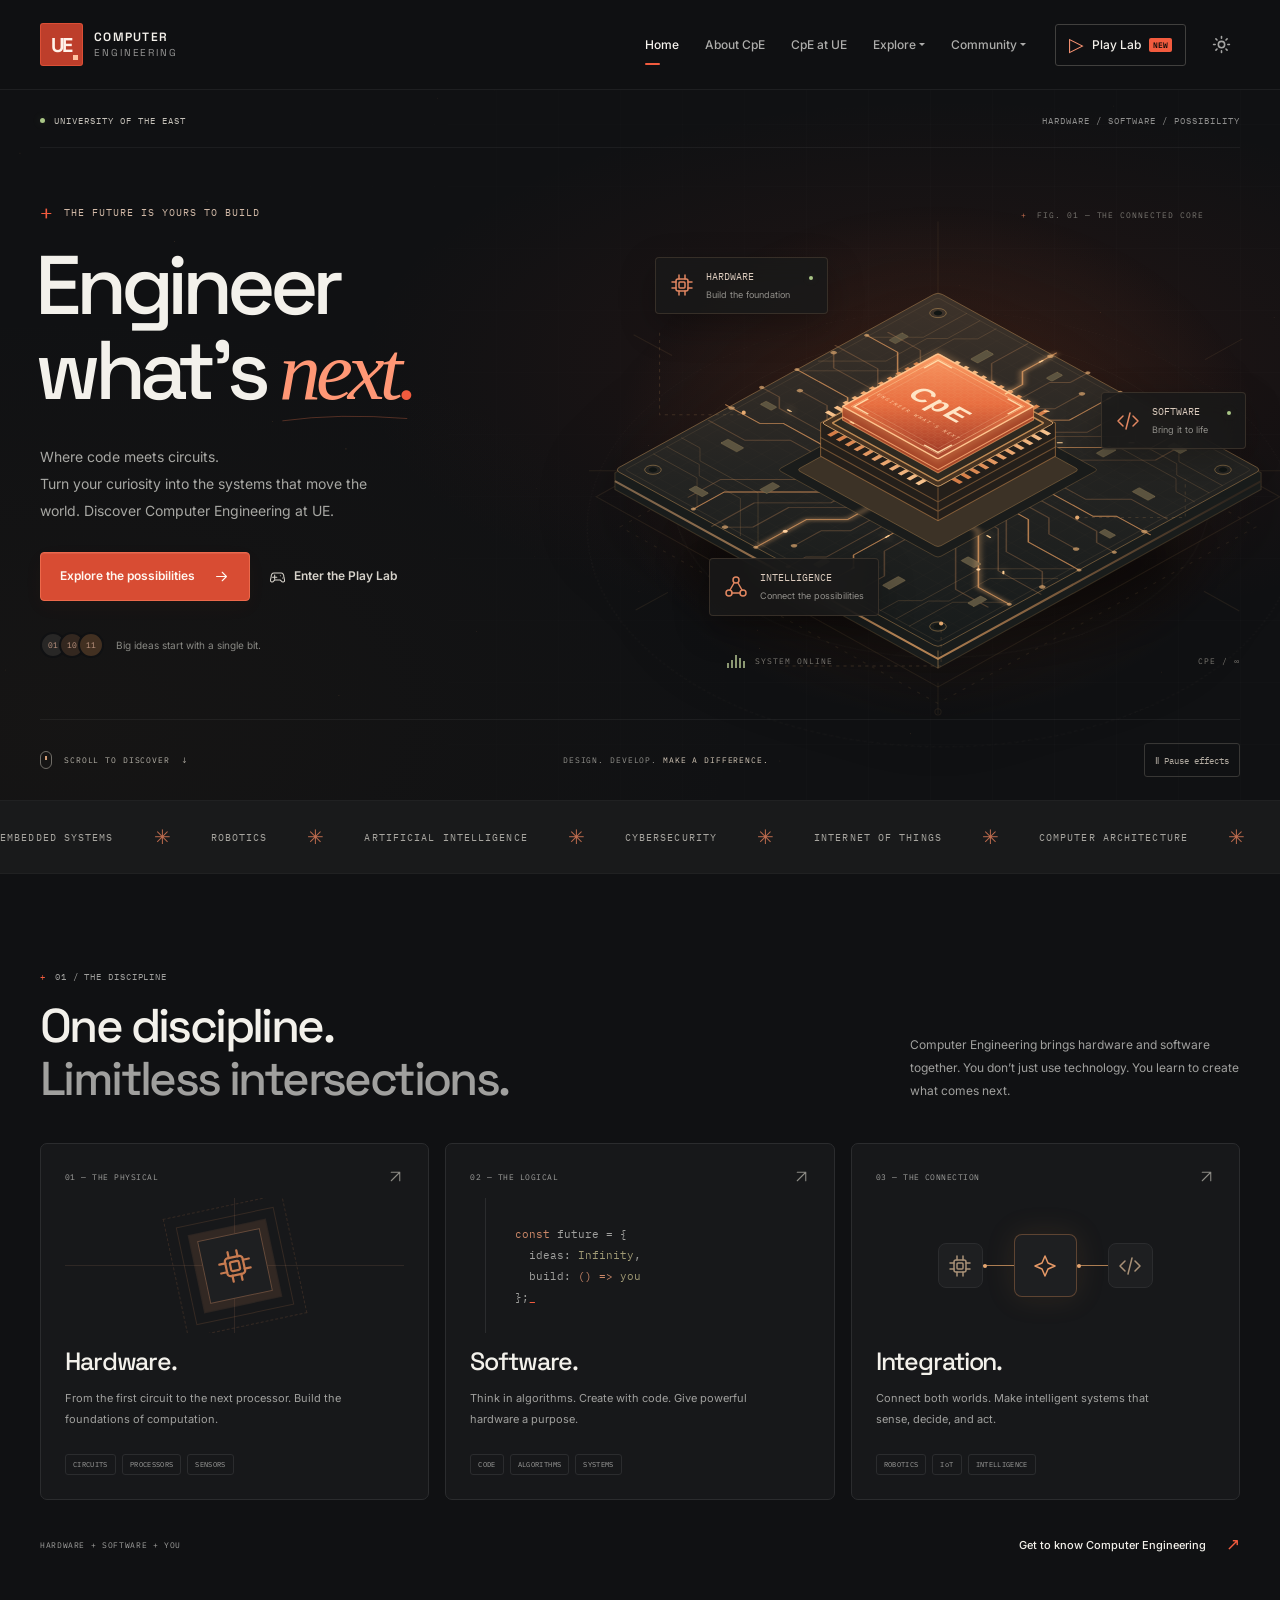
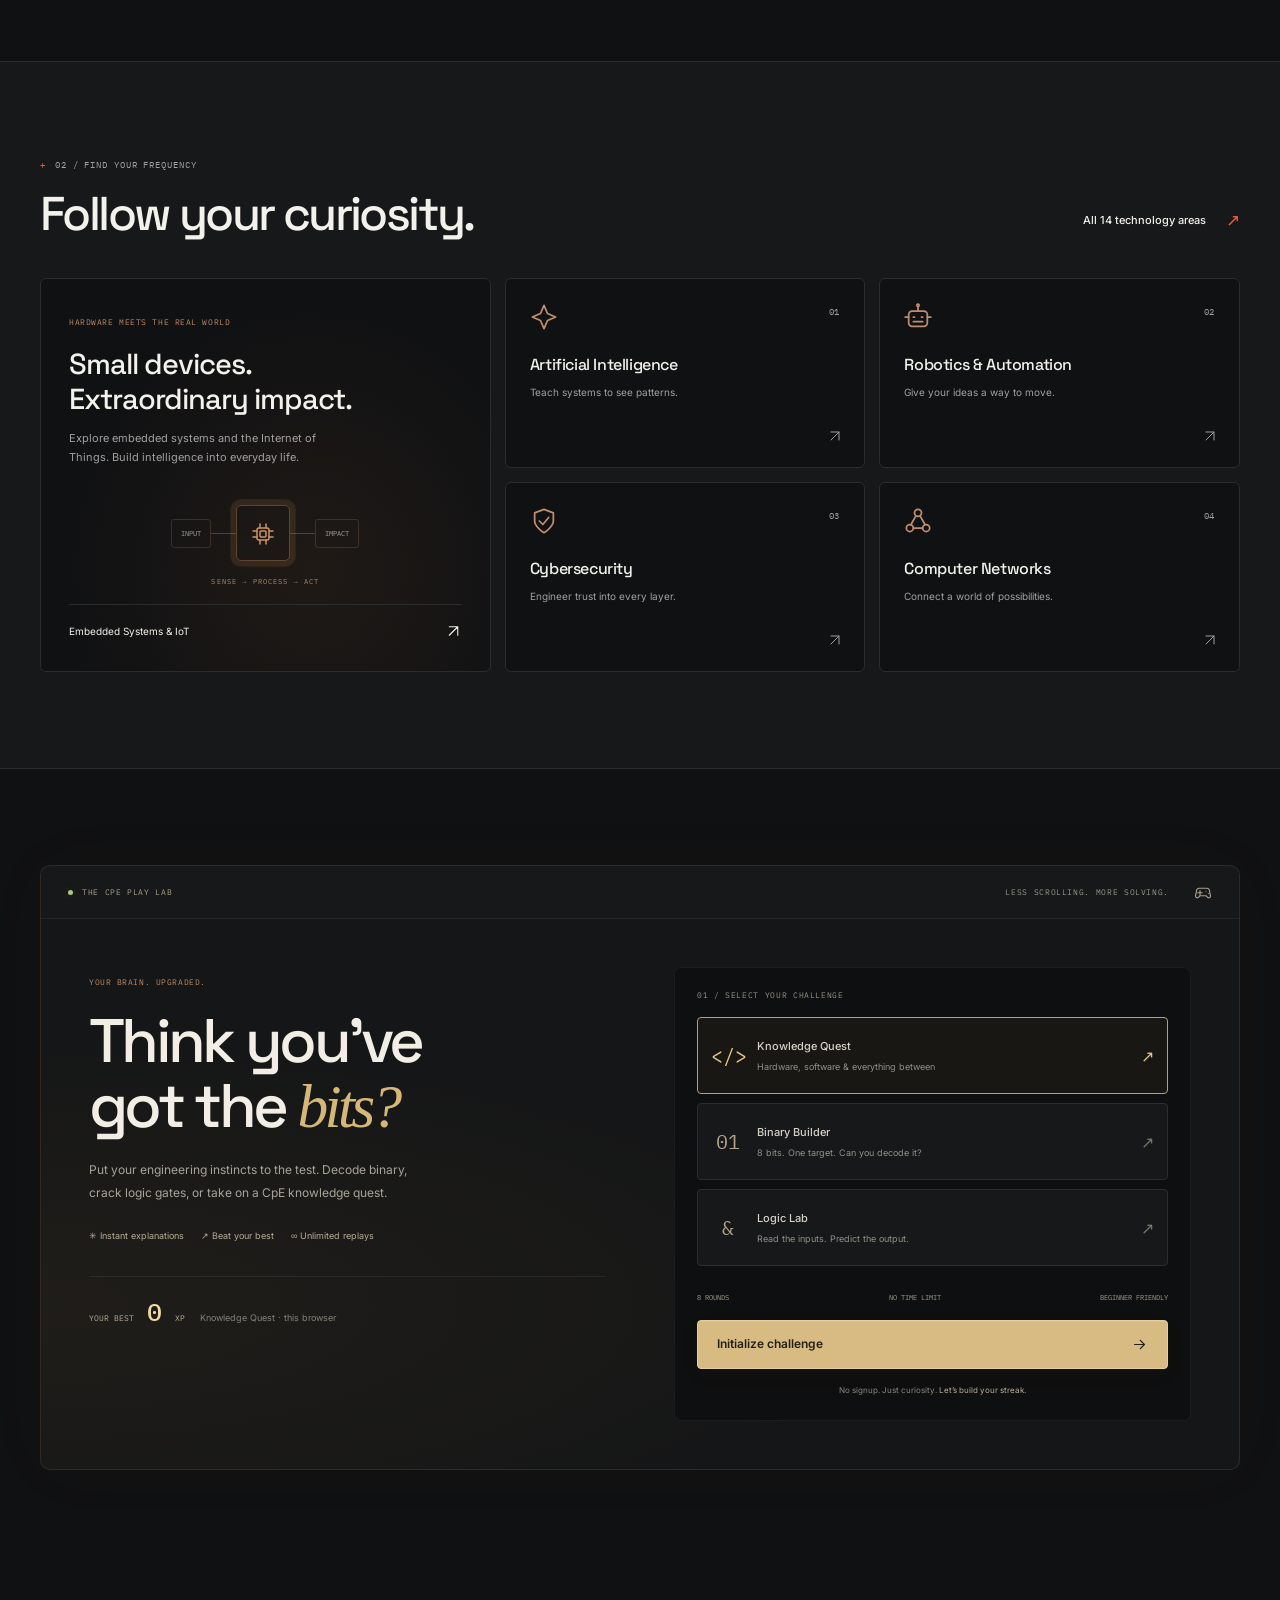
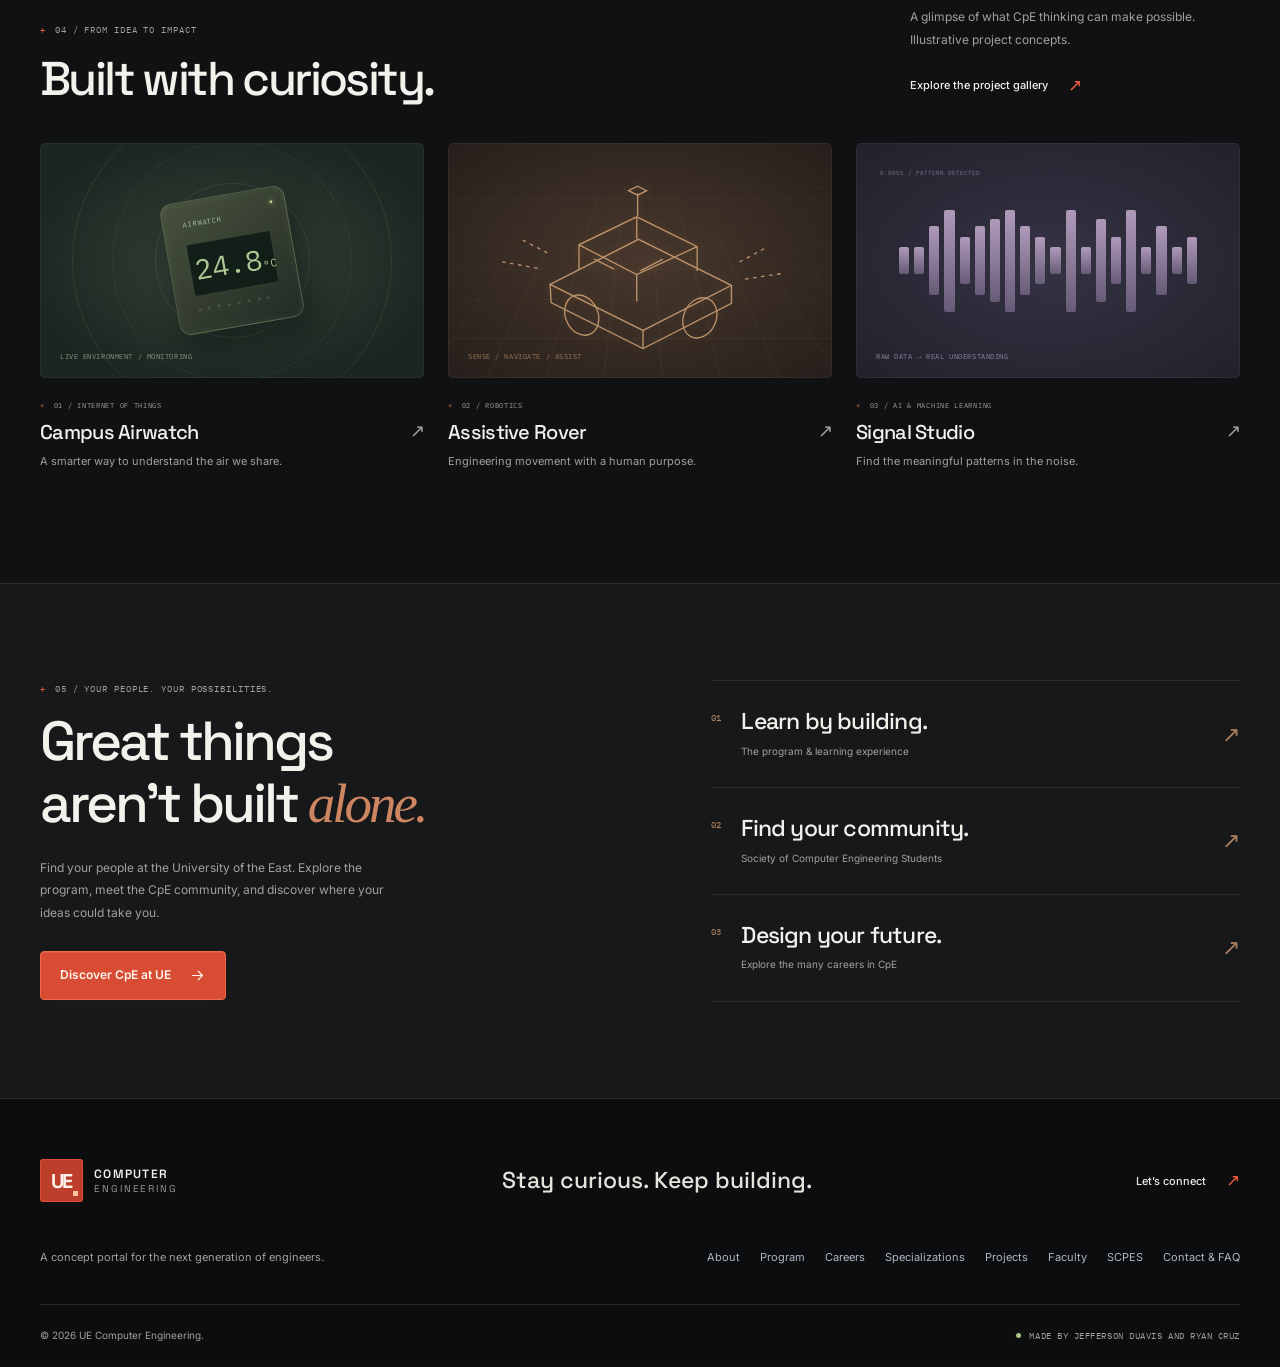
<file: index.html>
<!doctype html>
<html lang="en">
<head>
    <meta charset="utf-8">
    <meta name="viewport" content="width=device-width, initial-scale=1">
    <meta name="description" content="Explore Computer Engineering at UE. Discover hardware, software, and intelligent systems, and test your skills in the interactive CpE Play Lab.">
    <meta name="theme-color" content="#101113">
    <title>UE Computer Engineering | Engineer What's Next</title>
    <link href="assets/fonts.css" rel="stylesheet">
    <link href="assets/vendor/bootstrap.min.css" rel="stylesheet">
    <script src="js/theme-init.js"></script>
    <link rel="stylesheet" href="css/style.css">
    <link rel="stylesheet" href="css/experience.css">
</head>
<body data-page="home">
    <a class="skip-link" href="#main-content">Skip to content</a>
    <div class="progress-line" aria-hidden="true"></div>
    <svg class="icon-definitions" xmlns="http://www.w3.org/2000/svg" aria-hidden="true"><defs>
        <symbol id="i-arrow" viewBox="0 0 24 24"><path d="M5 12h14m-6-6 6 6-6 6"/></symbol>
        <symbol id="i-diagonal" viewBox="0 0 24 24"><path d="M6 18 18 6M6 6h12v12"/></symbol>
        <symbol id="i-chip" viewBox="0 0 24 24"><rect x="6" y="6" width="12" height="12" rx="2"/><path d="M9 2v4m6-4v4M9 18v4m6-4v4M2 9h4m-4 6h4m12-6h4m-4 6h4"/><rect x="9" y="9" width="6" height="6" rx="1"/></symbol>
        <symbol id="i-code" viewBox="0 0 24 24"><path d="m7 7-5 5 5 5m10-10 5 5-5 5M14 4l-4 16"/></symbol>
        <symbol id="i-network" viewBox="0 0 24 24"><circle cx="12" cy="5" r="3"/><circle cx="5" cy="18" r="3"/><circle cx="19" cy="18" r="3"/><path d="m10 8-4 7m8-7 4 7M8 18h8"/></symbol>
        <symbol id="i-game" viewBox="0 0 24 24"><path d="M7 7h10c3 0 4 3 4 6l1 4c.4 3-3 4-5 1l-1-1H8l-1 1c-2 3-5 2-5-1l1-4c0-3 1-6 4-6Z"/><path d="M8 10v6m-3-3h6m5-2h.01m3 3h.01"/></symbol>
        <symbol id="i-shield" viewBox="0 0 24 24"><path d="m12 2 8 3v7c0 5-8 10-8 10S4 17 4 12V5Z"/><path d="m8 12 3 3 5-6"/></symbol>
        <symbol id="i-spark" viewBox="0 0 24 24"><path d="m12 2 3 7 7 3-7 3-3 7-3-7-7-3 7-3Z"/></symbol>
        <symbol id="i-robot" viewBox="0 0 24 24"><rect x="4" y="7" width="16" height="13" rx="3"/><path d="M12 3v4M1 12h3m16 0h3M8 12h1m6 0h1m-8 4h8"/><circle cx="12" cy="2" r="1"/></symbol>
    </defs></svg>
    <header>
        <nav class="navbar navbar-expand-lg" aria-label="Main navigation">
            <div class="container">
                <a class="navbar-brand" href="index.html"><span class="brand-mark">UE<span class="brand-mark-dot"></span></span><span class="brand-wordmark">COMPUTER<span>ENGINEERING</span></span></a>
                <button class="navbar-toggler" type="button" data-bs-toggle="collapse" data-bs-target="#mainNav" aria-controls="mainNav" aria-expanded="false" aria-label="Toggle navigation"><span class="navbar-toggler-icon"></span></button>
                <div class="collapse navbar-collapse" id="mainNav">
                    <ul class="navbar-nav ms-auto align-items-lg-center">
                        <li class="nav-item"><a class="nav-link" href="index.html">Home</a></li>
                        <li class="nav-item"><a class="nav-link" href="about-cpe.html">About CpE</a></li>
                        <li class="nav-item"><a class="nav-link" href="cpe-ue.html">CpE at UE</a></li>
                        <li class="nav-item dropdown"><a class="nav-link dropdown-toggle" href="#" role="button" data-bs-toggle="dropdown" aria-expanded="false">Explore</a><ul class="dropdown-menu"><li><a class="dropdown-item" href="specializations.html">Specializations</a></li><li><a class="dropdown-item" href="careers.html">Careers</a></li><li><a class="dropdown-item" href="projects.html">Projects</a></li></ul></li>
                        <li class="nav-item dropdown"><a class="nav-link dropdown-toggle" href="#" role="button" data-bs-toggle="dropdown" aria-expanded="false">Community</a><ul class="dropdown-menu"><li><a class="dropdown-item" href="faculty.html">Faculty</a></li><li><a class="dropdown-item" href="scpes.html">SCPES</a></li><li><a class="dropdown-item" href="contact.html">Contact & FAQ</a></li></ul></li>
                        <li class="nav-item"><a class="nav-link nav-play" href="index.html#play-lab"><span aria-hidden="true">▷</span> Play Lab <span class="new-tag">NEW</span></a></li>
                    </ul>
                </div>
            </div>
        </nav>
    </header>
    <main id="main-content" tabindex="-1">
        <section class="cpe-hero" aria-labelledby="hero-title">
            <canvas id="ambient-canvas" aria-hidden="true"></canvas>
            <div class="hero-grid" aria-hidden="true"></div>
            <div class="container hero-content">
                <div class="hero-topline"><span><i class="status-dot"></i> UNIVERSITY OF THE EAST</span><span>HARDWARE / SOFTWARE / POSSIBILITY</span></div>
                <div class="hero-layout">
                    <div class="hero-story">
                        <div class="hero-kicker"><span class="tiny-cross" aria-hidden="true">+</span> THE FUTURE IS YOURS TO BUILD</div>
                        <h1 id="hero-title">Engineer<br>what’s <span class="next-word">next<span class="headline-dot">.</span><svg viewBox="0 0 280 18" aria-hidden="true"><path d="M3 13Q125-4 274 8"/></svg></span></h1>
                        <p>Where code meets circuits.<br>Turn your curiosity into the systems that move the world. Discover Computer Engineering at UE.</p>
                        <div class="hero-actions"><a class="action-button primary-action" href="about-cpe.html">Explore the possibilities <svg class="ui-icon"><use href="#i-arrow"/></svg></a><a class="action-button subtle-action" href="#play-lab"><svg class="ui-icon"><use href="#i-game"/></svg> Enter the Play Lab</a></div>
                        <div class="hero-footnote"><span class="mini-stack" aria-hidden="true"><span>01</span><span>10</span><span>11</span></span><span>Big ideas start with a single bit.</span></div>
                    </div>
                    <div class="core-scene" aria-label="Illustration of an illuminated processor connecting hardware, software, and intelligent systems" role="img">
                        <div class="core-orbit orbit-one"></div><div class="core-orbit orbit-two"></div>
                        <div class="core-coordinate coordinate-top">FIG. 01 — THE CONNECTED CORE</div>
                        <img class="core-art" src="assets/processor.svg" alt="" width="720" height="620" fetchpriority="high">
                        <svg class="core-art core-signals" viewBox="0 0 720 620" width="720" height="620" fill="none" aria-hidden="true"><g transform="translate(360 330) scale(1 .55) rotate(45)"><path d="M-48-140V-163L-64-179V-225"/><path d="M0-145L28-173V-220"/><path d="M48-115L118-185V-215"/><path d="M48 115V163L64 179V225"/><path d="M-115 0H-145L-173 28H-220"/><path d="M115 48H137L173 84H215"/></g></svg>
                        <div class="core-label label-hardware"><svg class="ui-icon"><use href="#i-chip"/></svg><span>HARDWARE<small>Build the foundation</small></span><i class="status-dot"></i></div>
                        <div class="core-label label-software"><svg class="ui-icon"><use href="#i-code"/></svg><span>SOFTWARE<small>Bring it to life</small></span><i class="status-dot"></i></div>
                        <div class="core-label label-intelligence"><svg class="ui-icon"><use href="#i-network"/></svg><span>INTELLIGENCE<small>Connect the possibilities</small></span></div>
                        <div class="core-coordinate coordinate-bottom"><span class="signal-bars" aria-hidden="true"><i></i><i></i><i></i><i></i><i></i></span> SYSTEM ONLINE <span class="core-version">CPE / ∞</span></div>
                    </div>
                </div>
                <div class="hero-bottom"><a href="#the-discipline"><span class="scroll-mouse" aria-hidden="true"></span> SCROLL TO DISCOVER <span aria-hidden="true">↓</span></a><span>DESIGN. DEVELOP. <b>MAKE A DIFFERENCE.</b></span><button class="motion-control" type="button" aria-pressed="false"><span aria-hidden="true">Ⅱ</span> Pause effects</button></div>
            </div>
        </section>
        <div class="tech-ticker" role="img" aria-label="Explore embedded systems, robotics, artificial intelligence, cybersecurity, IoT, and computer architecture"><div class="ticker-track" aria-hidden="true"><div><span>EMBEDDED SYSTEMS</span><b>✳</b><span>ROBOTICS</span><b>✳</b><span>ARTIFICIAL INTELLIGENCE</span><b>✳</b><span>CYBERSECURITY</span><b>✳</b><span>INTERNET OF THINGS</span><b>✳</b><span>COMPUTER ARCHITECTURE</span><b>✳</b></div><div><span>EMBEDDED SYSTEMS</span><b>✳</b><span>ROBOTICS</span><b>✳</b><span>ARTIFICIAL INTELLIGENCE</span><b>✳</b><span>CYBERSECURITY</span><b>✳</b><span>INTERNET OF THINGS</span><b>✳</b><span>COMPUTER ARCHITECTURE</span><b>✳</b></div></div></div>
        <section class="experience-section discipline-section" id="the-discipline">
            <div class="container">
                <div class="section-intro reveal"><div><span class="section-label">01 / THE DISCIPLINE</span><h2>One discipline.<br><span class="muted-heading">Limitless intersections.</span></h2></div><p>Computer Engineering brings hardware and software together. You don’t just use technology. You learn to create what comes next.</p></div>
                <div class="discipline-grid">
                    <a class="discipline-card spotlight-card reveal" href="about-cpe.html"><div class="card-index"><span>01 — THE PHYSICAL</span><svg class="ui-icon"><use href="#i-diagonal"/></svg></div><div class="discipline-art hardware-art" aria-hidden="true"><span class="mini-chip"><svg class="ui-icon"><use href="#i-chip"/></svg></span><i></i><i></i></div><h3>Hardware.</h3><p>From the first circuit to the next processor. Build the foundations of computation.</p><div class="card-tags"><span>CIRCUITS</span><span>PROCESSORS</span><span>SENSORS</span></div></a>
                    <a class="discipline-card spotlight-card reveal" href="specializations.html"><div class="card-index"><span>02 — THE LOGICAL</span><svg class="ui-icon"><use href="#i-diagonal"/></svg></div><div class="discipline-art code-art" aria-hidden="true"><code><span>const</span> future = {<br>&nbsp; ideas: <em>Infinity</em>,<br>&nbsp; build: <span>() =&gt;</span> <em>you</em><br>};<i>_</i></code></div><h3>Software.</h3><p>Think in algorithms. Create with code. Give powerful hardware a purpose.</p><div class="card-tags"><span>CODE</span><span>ALGORITHMS</span><span>SYSTEMS</span></div></a>
                    <a class="discipline-card spotlight-card reveal" href="projects.html"><div class="card-index"><span>03 — THE CONNECTION</span><svg class="ui-icon"><use href="#i-diagonal"/></svg></div><div class="discipline-art integration-art" aria-hidden="true"><span><svg class="ui-icon"><use href="#i-chip"/></svg></span><i></i><span class="integration-center"><svg class="ui-icon"><use href="#i-spark"/></svg></span><i></i><span><svg class="ui-icon"><use href="#i-code"/></svg></span></div><h3>Integration.</h3><p>Connect both worlds. Make intelligent systems that sense, decide, and act.</p><div class="card-tags"><span>ROBOTICS</span><span>IoT</span><span>INTELLIGENCE</span></div></a>
                </div>
                <div class="section-endnote"><span>HARDWARE + SOFTWARE + YOU</span><a class="text-link" href="about-cpe.html">Get to know Computer Engineering <span aria-hidden="true">↗</span></a></div>
            </div>
        </section>
        <section class="experience-section fields-section" id="explore-fields">
            <div class="container"><div class="section-intro reveal"><div><span class="section-label">02 / FIND YOUR FREQUENCY</span><h2>Follow your curiosity.</h2></div><a class="text-link" href="specializations.html">All 14 technology areas <span aria-hidden="true">↗</span></a></div>
                <div class="fields-grid">
                    <a class="field-feature spotlight-card reveal" href="specializations.html"><div><span class="small-badge">HARDWARE MEETS THE REAL WORLD</span><h3>Small devices.<br>Extraordinary impact.</h3><p>Explore embedded systems and the Internet of Things. Build intelligence into everyday life.</p></div><div class="field-schematic" aria-hidden="true"><span class="schematic-node">INPUT</span><i></i><span class="schematic-chip"><svg class="ui-icon"><use href="#i-chip"/></svg></span><i></i><span class="schematic-node">IMPACT</span><span class="schematic-caption">SENSE → PROCESS → ACT</span></div><span class="field-bottom">Embedded Systems & IoT <svg class="ui-icon"><use href="#i-diagonal"/></svg></span></a>
                    <a class="field-card spotlight-card reveal" href="specializations.html"><svg class="ui-icon field-icon"><use href="#i-spark"/></svg><span class="field-number">01</span><h3>Artificial Intelligence</h3><p>Teach systems to see patterns.</p><svg class="ui-icon field-arrow"><use href="#i-diagonal"/></svg></a>
                    <a class="field-card spotlight-card reveal" href="specializations.html"><svg class="ui-icon field-icon"><use href="#i-robot"/></svg><span class="field-number">02</span><h3>Robotics & Automation</h3><p>Give your ideas a way to move.</p><svg class="ui-icon field-arrow"><use href="#i-diagonal"/></svg></a>
                    <a class="field-card spotlight-card reveal" href="specializations.html"><svg class="ui-icon field-icon"><use href="#i-shield"/></svg><span class="field-number">03</span><h3>Cybersecurity</h3><p>Engineer trust into every layer.</p><svg class="ui-icon field-arrow"><use href="#i-diagonal"/></svg></a>
                    <a class="field-card spotlight-card reveal" href="specializations.html"><svg class="ui-icon field-icon"><use href="#i-network"/></svg><span class="field-number">04</span><h3>Computer Networks</h3><p>Connect a world of possibilities.</p><svg class="ui-icon field-arrow"><use href="#i-diagonal"/></svg></a>
                </div>
            </div>
        </section>
        <section class="experience-section play-section" id="play-lab" aria-labelledby="play-heading">
            <div class="container"><div class="play-lab-shell reveal">
                <div class="lab-topbar"><span><i class="status-dot"></i> THE CPE PLAY LAB</span><span>LESS SCROLLING. MORE SOLVING.</span><svg class="ui-icon"><use href="#i-game"/></svg></div>
                <div class="lab-layout"><div class="lab-story"><span class="small-badge">YOUR BRAIN. UPGRADED.</span><h2 id="play-heading">Think you’ve<br>got the <span>bits?</span></h2><p>Put your engineering instincts to the test. Decode binary, crack logic gates, or take on a CpE knowledge quest.</p><div class="lab-perks"><span>✳ Instant explanations</span><span>↗ Beat your best</span><span>∞ Unlimited replays</span></div><div class="lab-personal-best"><span>YOUR BEST <b id="lab-best">0</b> XP</span><small>Saved on this browser</small></div></div>
                    <div class="lab-console">
                        <fieldset class="mode-picker"><legend>01 / SELECT YOUR CHALLENGE</legend>
                            <button class="mode-button selected" type="button" data-mode="quest" aria-pressed="true"><span class="mode-symbol">&lt;/&gt;</span><span><b>Knowledge Quest</b><small>Hardware, software & everything between</small></span><span class="mode-check" aria-hidden="true">↗</span></button>
                            <button class="mode-button" type="button" data-mode="binary" aria-pressed="false"><span class="mode-symbol">01</span><span><b>Binary Builder</b><small>8 bits. One target. Can you decode it?</small></span><span class="mode-check" aria-hidden="true">↗</span></button>
                            <button class="mode-button" type="button" data-mode="logic" aria-pressed="false"><span class="mode-symbol">&amp;</span><span><b>Logic Lab</b><small>Read the inputs. Predict the output.</small></span><span class="mode-check" aria-hidden="true">↗</span></button>
                        </fieldset>
                        <div class="challenge-meta" id="challenge-meta"><span>8 ROUNDS</span><span>NO TIME LIMIT</span><span>BEGINNER FRIENDLY</span></div>
                        <button class="action-button primary-action launch-game" id="launch-game" type="button">Initialize challenge <svg class="ui-icon"><use href="#i-arrow"/></svg></button>
                        <p class="lab-hint">No signup. Just curiosity. <span>Let’s build your streak.</span></p>
                        <noscript><p>Enable JavaScript to play. You can still explore all the learning pages.</p></noscript>
                    </div>
                </div>
            </div></div>
        </section>
        <section class="experience-section projects-section" id="student-work">
            <div class="container"><div class="section-intro reveal"><div><span class="section-label">04 / FROM IDEA TO IMPACT</span><h2>Built with curiosity.</h2></div><div><p>A glimpse of what CpE thinking can make possible. Illustrative project concepts.</p><a class="text-link" href="projects.html">Explore the project gallery <span aria-hidden="true">↗</span></a></div></div>
                <div class="project-showcase">
                    <a class="showcase-card reveal" href="projects.html"><div class="showcase-visual airwatch-visual" aria-hidden="true"><div class="radar-ring"></div><div class="radar-ring ring-two"></div><div class="radar-ring ring-three"></div><div class="sensor-device"><i></i><span>AIRWATCH</span><b>24.8<small>°C</small></b><div class="sensor-dots">••••••••</div></div><span class="visual-label">LIVE ENVIRONMENT / MONITORING</span></div><div class="showcase-description"><span class="section-label">01 / INTERNET OF THINGS</span><h3>Campus Airwatch <span>↗</span></h3><p>A smarter way to understand the air we share.</p></div></a>
                    <a class="showcase-card reveal" href="projects.html"><div class="showcase-visual rover-visual" aria-hidden="true"><div class="rover-grid"></div><svg viewBox="0 0 360 210" class="rover-drawing"><g fill="none" stroke="currentColor" stroke-width="1.5"><path d="m80 131 98-50 103 51-98 50Z"/><path d="m80 131 1 20 102 51 98-50v-20M183 182v20M112 115v-28l64-31 67 33v27M176 56v25m-64 6 64 33 67-31m-67 31v30"/><ellipse cx="115" cy="165" rx="18" ry="23" transform="rotate(-24 115 165)"/><ellipse cx="246" cy="168" rx="18" ry="23" transform="rotate(24 246 168)"/><path d="M177 55V30m-10-3 10-5 10 5-10 5Zm-38 76 22 11m29 2 25-13"/><path d="m290 106 28-15m-22 34 40-6M77 96 48 81m18 32-39-7" stroke-dasharray="4 5"/></g></svg><span class="visual-label">SENSE / NAVIGATE / ASSIST</span></div><div class="showcase-description"><span class="section-label">02 / ROBOTICS</span><h3>Assistive Rover <span>↗</span></h3><p>Engineering movement with a human purpose.</p></div></a>
                    <a class="showcase-card reveal" href="projects.html"><div class="showcase-visual signal-visual" aria-hidden="true"><div class="signal-chart"><i></i><i></i><i></i><i></i><i></i><i></i><i></i><i></i><i></i><i></i><i></i><i></i><i></i><i></i><i></i><i></i><i></i><i></i><i></i><i></i></div><span class="signal-zero">0.0001 / PATTERN DETECTED</span><span class="visual-label">RAW DATA → REAL UNDERSTANDING</span></div><div class="showcase-description"><span class="section-label">03 / AI & MACHINE LEARNING</span><h3>Signal Studio <span>↗</span></h3><p>Find the meaningful patterns in the noise.</p></div></a>
                </div>
            </div>
        </section>
        <section class="experience-section community-section" id="your-next-step"><div class="container"><div class="community-layout"><div class="community-story reveal"><span class="section-label">05 / YOUR PEOPLE. YOUR POSSIBILITIES.</span><h2>Great things<br>aren’t built <span class="serif-accent">alone.</span></h2><p>Find your people at the University of the East. Explore the program, meet the CpE community, and discover where your ideas could take you.</p><a class="action-button primary-action" href="cpe-ue.html">Discover CpE at UE <svg class="ui-icon"><use href="#i-arrow"/></svg></a></div><div class="community-links reveal"><a href="cpe-ue.html"><span>01</span><div><h3>Learn by building.</h3><p>The program & learning experience</p></div><b>↗</b></a><a href="scpes.html"><span>02</span><div><h3>Find your community.</h3><p>Society of Computer Engineering Students</p></div><b>↗</b></a><a href="careers.html"><span>03</span><div><h3>Design your future.</h3><p>Explore the many careers in CpE</p></div><b>↗</b></a></div></div></div></section>
    </main>
    <footer class="site-footer">
        <div class="container"><div class="footer-top"><a class="navbar-brand" href="index.html"><span class="brand-mark">UE<span class="brand-mark-dot"></span></span><span class="brand-wordmark">COMPUTER<span>ENGINEERING</span></span></a><p>Stay curious. Keep building.</p><a class="text-link" href="contact.html">Let’s connect <span aria-hidden="true">↗</span></a></div><div class="footer-links"><span>A concept portal for the next generation of engineers.</span><nav aria-label="Footer navigation"><a href="about-cpe.html">About</a><a href="cpe-ue.html">Program</a><a href="careers.html">Careers</a><a href="specializations.html">Specializations</a><a href="projects.html">Projects</a><a href="faculty.html">Faculty</a><a href="scpes.html">SCPES</a><a href="contact.html">Contact & FAQ</a></nav></div><div class="footer-bottom"><small>© 2026 UE Computer Engineering.</small><span><i class="status-dot"></i> MADE BY JEFFERSON DUAVIS AND RYAN CRUZ</span></div></div>
    </footer>
    <button class="back-top" type="button" aria-label="Back to top">↑</button>
    <dialog class="game-dialog" id="game-dialog" aria-labelledby="game-title"><div class="game-window"><div class="game-topbar"><span><i class="status-dot"></i> CPE PLAY LAB <span id="game-mode-label">/ QUEST</span></span><div><button class="sound-toggle" id="sound-toggle" type="button" aria-pressed="false">Sound off</button><button class="game-close" id="game-close" type="button" aria-label="Exit challenge">×</button></div></div><div id="game-content"></div></div></dialog>
    <script src="assets/vendor/bootstrap.bundle.min.js"></script>
    <script src="js/script.js"></script>
    <script src="js/experience.js"></script>
    <script src="js/play-lab.js"></script>
</body>
</html>
</file>
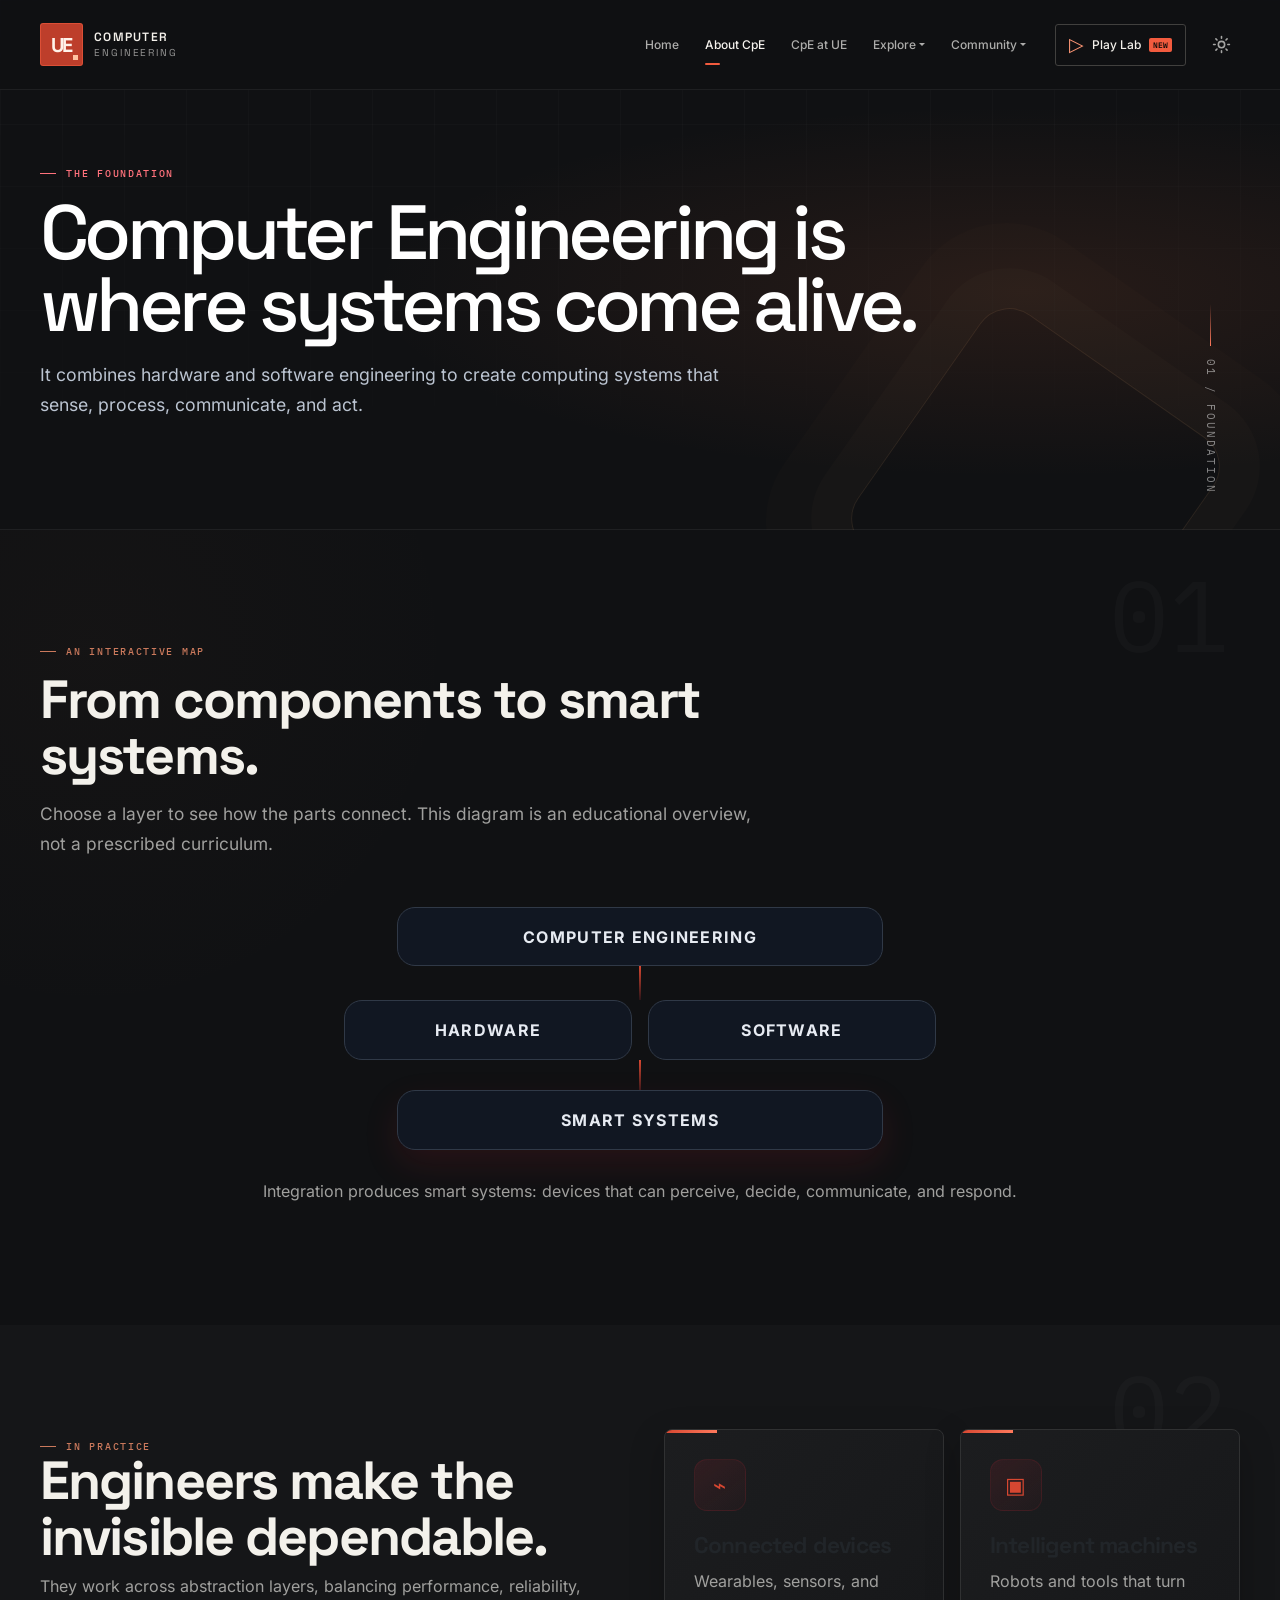
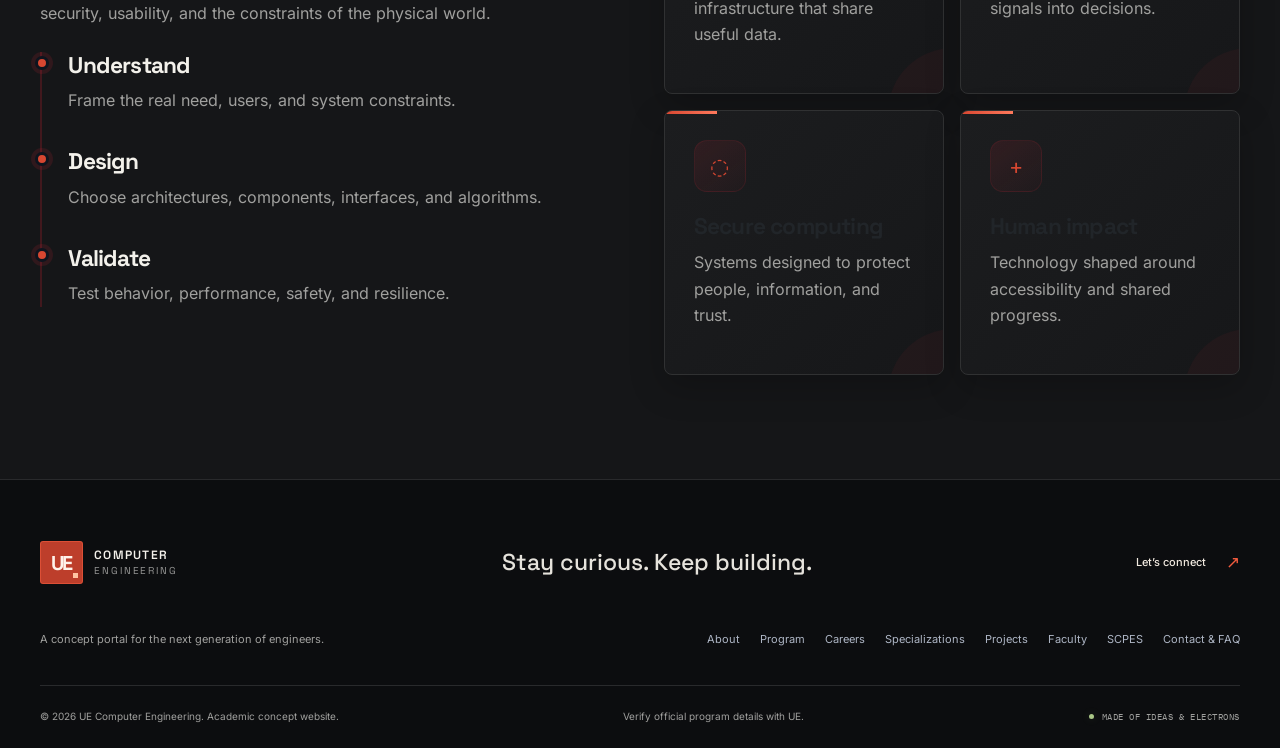
<file: about-cpe.html>
<!doctype html>
<html lang="en">

<head>
    <meta charset="utf-8">
    <meta name="viewport" content="width=device-width, initial-scale=1">
    <title>About Computer Engineering | UE CpE</title>
    <link href="assets/fonts.css" rel="stylesheet">
    <link href="assets/vendor/bootstrap.min.css" rel="stylesheet">
    <script src="js/theme-init.js"></script>
    <link rel="stylesheet" href="css/style.css">
    <link rel="stylesheet" href="css/experience.css">
</head>

<body data-page="about">
    <a class="skip-link" href="#main-content">Skip to content</a>
    <div class="progress-line"></div>
    <nav class="navbar navbar-expand-lg" aria-label="Main navigation">
            <div class="container">
                <a class="navbar-brand" href="index.html"><span class="brand-mark">UE<span class="brand-mark-dot"></span></span><span class="brand-wordmark">COMPUTER<span>ENGINEERING</span></span></a>
                <button class="navbar-toggler" type="button" data-bs-toggle="collapse" data-bs-target="#mainNav" aria-controls="mainNav" aria-expanded="false" aria-label="Toggle navigation"><span class="navbar-toggler-icon"></span></button>
                <div class="collapse navbar-collapse" id="mainNav">
                    <ul class="navbar-nav ms-auto align-items-lg-center">
                        <li class="nav-item"><a class="nav-link" href="index.html">Home</a></li>
                        <li class="nav-item"><a class="nav-link" href="about-cpe.html">About CpE</a></li>
                        <li class="nav-item"><a class="nav-link" href="cpe-ue.html">CpE at UE</a></li>
                        <li class="nav-item dropdown"><a class="nav-link dropdown-toggle" href="#" role="button" data-bs-toggle="dropdown" aria-expanded="false">Explore</a><ul class="dropdown-menu"><li><a class="dropdown-item" href="specializations.html">Specializations</a></li><li><a class="dropdown-item" href="careers.html">Careers</a></li><li><a class="dropdown-item" href="projects.html">Projects</a></li></ul></li>
                        <li class="nav-item dropdown"><a class="nav-link dropdown-toggle" href="#" role="button" data-bs-toggle="dropdown" aria-expanded="false">Community</a><ul class="dropdown-menu"><li><a class="dropdown-item" href="faculty.html">Faculty</a></li><li><a class="dropdown-item" href="scpes.html">SCPES</a></li><li><a class="dropdown-item" href="contact.html">Contact & FAQ</a></li></ul></li>
                        <li class="nav-item"><a class="nav-link nav-play" href="index.html#play-lab"><span aria-hidden="true">▷</span> Play Lab <span class="new-tag">NEW</span></a></li>
                    </ul>
                </div>
            </div>
        </nav>
    <main id="main-content" tabindex="-1">
        <section class="page-hero">
            <div class="container reveal"><span class="eyebrow">The foundation</span>
                <h1>Computer Engineering is where systems come alive.</h1>
                <p>It combines hardware and software engineering to create computing systems that sense, process,
                    communicate, and act.</p>
            </div>
        </section>
        <section class="section-space">
            <div class="container">
                <div class="section-heading reveal"><span class="eyebrow">An interactive map</span>
                    <h2>From components to smart systems.</h2>
                    <p>Choose a layer to see how the parts connect. This diagram is an educational overview, not a
                        prescribed curriculum.</p>
                </div>
                <div class="row justify-content-center text-center mt-5">
                    <div class="col-md-5"><button class="diagram-node w-100"
                            data-diagram="Computer Engineering brings physical components and digital logic together.">COMPUTER
                            ENGINEERING</button>
                        <div class="diagram-line"></div>
                    </div>
                </div>
                <div class="row g-3 justify-content-center">
                    <div class="col-md-3"><button class="diagram-node w-100"
                            data-diagram="Hardware includes circuits, sensors, CPUs, memory, and physical interfaces.">HARDWARE</button>
                    </div>
                    <div class="col-md-3"><button class="diagram-node w-100"
                            data-diagram="Software includes code, operating systems, algorithms, and data models.">SOFTWARE</button>
                    </div>
                </div>
                <div class="diagram-line"></div>
                <div class="row justify-content-center">
                    <div class="col-md-5">
                        <div class="diagram-node selected"
                            data-diagram="Integration produces smart systems: devices that can perceive, decide, communicate, and respond.">
                            SMART SYSTEMS</div>
                    </div>
                </div>
                <p class="text-center text-muted mt-4" data-diagram-detail>Integration produces smart systems: devices
                    that can perceive, decide, communicate, and respond.</p>
            </div>
        </section>
        <section class="section-space bg-light">
            <div class="container">
                <div class="row g-5">
                    <div class="col-lg-6 reveal"><span class="eyebrow">In practice</span>
                        <h2>Engineers make the invisible dependable.</h2>
                        <p class="text-muted">They work across abstraction layers, balancing performance, reliability,
                            security, usability, and the constraints of the physical world.</p>
                        <div class="timeline mt-4">
                            <div class="timeline-item">
                                <h3>Understand</h3>
                                <p class="text-muted">Frame the real need, users, and system constraints.</p>
                            </div>
                            <div class="timeline-item">
                                <h3>Design</h3>
                                <p class="text-muted">Choose architectures, components, interfaces, and algorithms.</p>
                            </div>
                            <div class="timeline-item">
                                <h3>Validate</h3>
                                <p class="text-muted">Test behavior, performance, safety, and resilience.</p>
                            </div>
                        </div>
                    </div>
                    <div class="col-lg-6">
                        <div class="row g-3">
                            <div class="col-sm-6 reveal">
                                <article class="card feature-card">
                                    <div class="icon-box">⌁</div>
                                    <h3>Connected devices</h3>
                                    <p>Wearables, sensors, and infrastructure that share useful data.</p>
                                </article>
                            </div>
                            <div class="col-sm-6 reveal">
                                <article class="card feature-card">
                                    <div class="icon-box">▣</div>
                                    <h3>Intelligent machines</h3>
                                    <p>Robots and tools that turn signals into decisions.</p>
                                </article>
                            </div>
                            <div class="col-sm-6 reveal">
                                <article class="card feature-card">
                                    <div class="icon-box">◌</div>
                                    <h3>Secure computing</h3>
                                    <p>Systems designed to protect people, information, and trust.</p>
                                </article>
                            </div>
                            <div class="col-sm-6 reveal">
                                <article class="card feature-card">
                                    <div class="icon-box">+</div>
                                    <h3>Human impact</h3>
                                    <p>Technology shaped around accessibility and shared progress.</p>
                                </article>
                            </div>
                        </div>
                    </div>
                </div>
            </div>
        </section>
    </main>
    <footer class="site-footer">
        <div class="container"><div class="footer-top"><a class="navbar-brand" href="index.html"><span class="brand-mark">UE<span class="brand-mark-dot"></span></span><span class="brand-wordmark">COMPUTER<span>ENGINEERING</span></span></a><p>Stay curious. Keep building.</p><a class="text-link" href="contact.html">Let’s connect <span aria-hidden="true">↗</span></a></div><div class="footer-links"><span>A concept portal for the next generation of engineers.</span><nav aria-label="Footer navigation"><a href="about-cpe.html">About</a><a href="cpe-ue.html">Program</a><a href="careers.html">Careers</a><a href="specializations.html">Specializations</a><a href="projects.html">Projects</a><a href="faculty.html">Faculty</a><a href="scpes.html">SCPES</a><a href="contact.html">Contact & FAQ</a></nav></div><div class="footer-bottom"><small>© 2026 UE Computer Engineering. Academic concept website.</small><small>Verify official program details with UE.</small><span><i class="status-dot"></i> MADE OF IDEAS & ELECTRONS</span></div></div>
    </footer><button class="back-top" aria-label="Back to top">↑</button>
    <script src="assets/vendor/bootstrap.bundle.min.js"></script>
    <script src="js/script.js"></script>
    <script src="js/experience.js"></script>
</body>

</html>
</file>
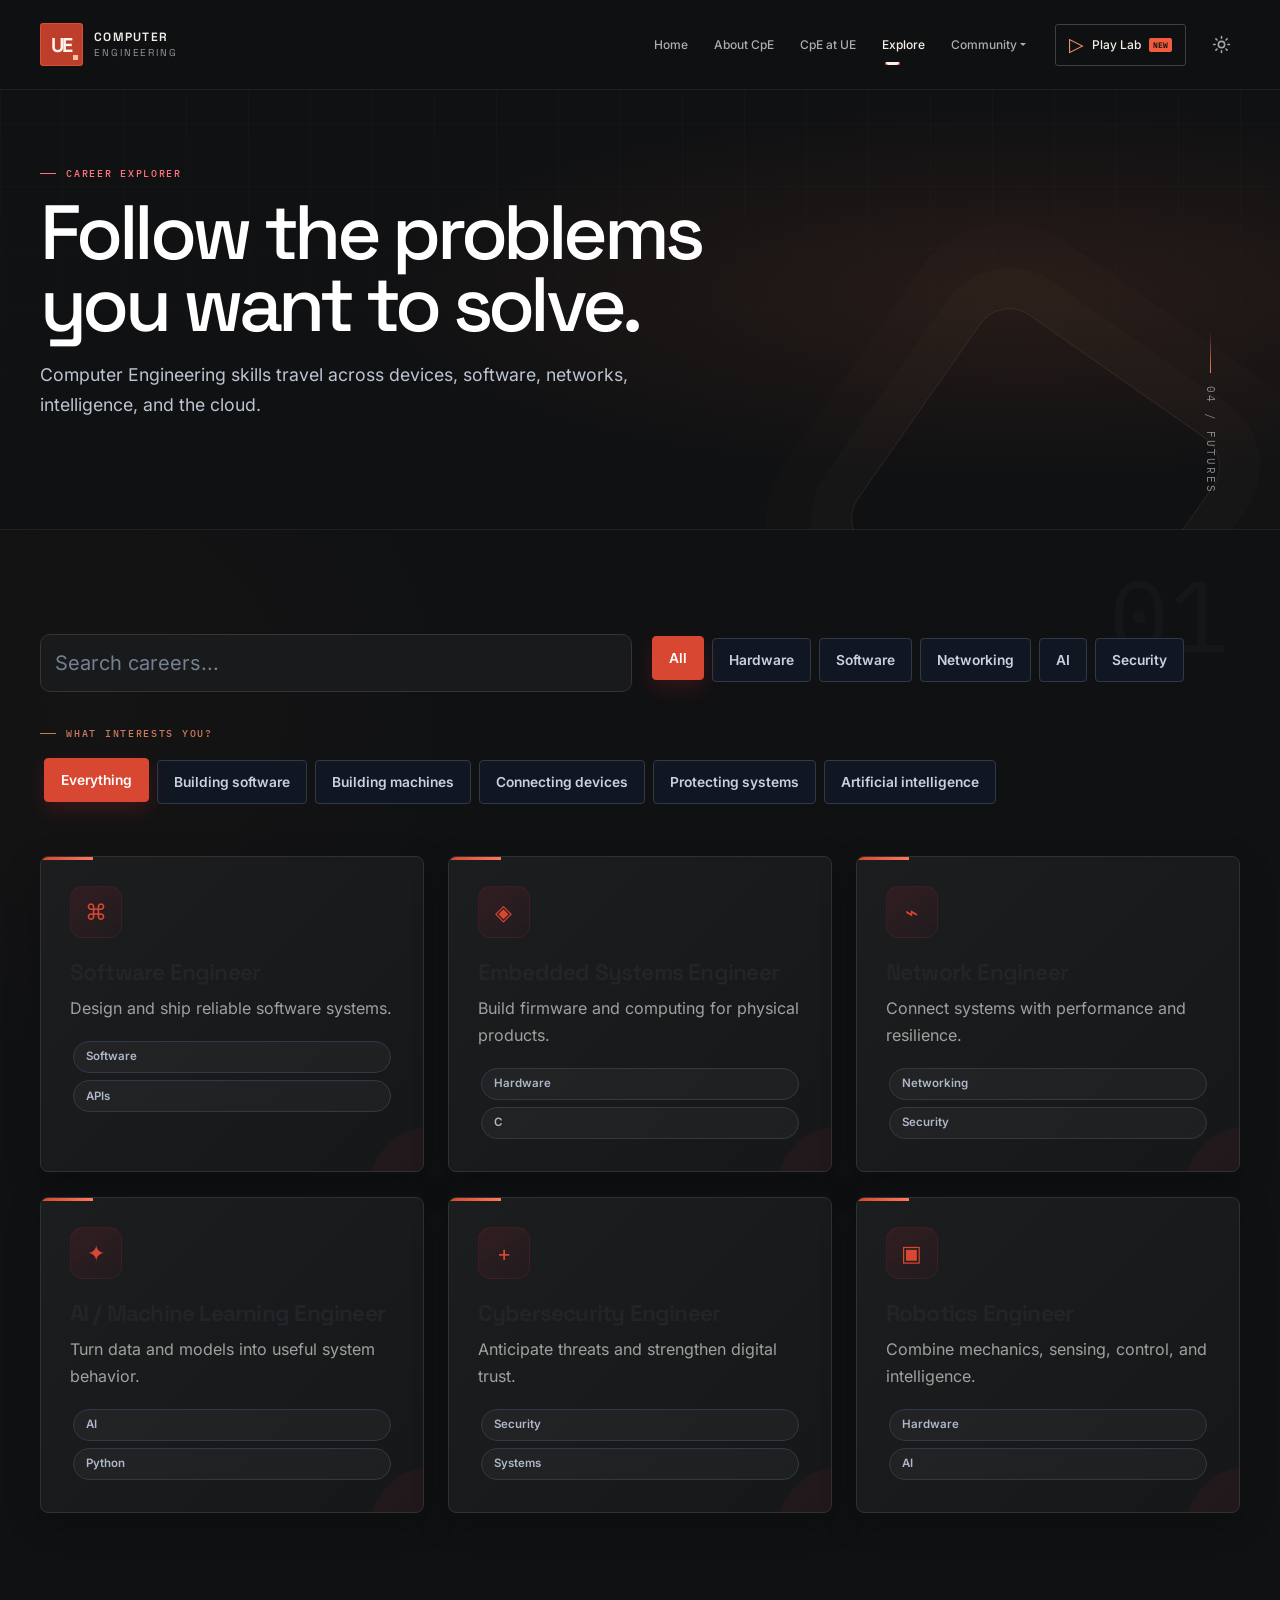
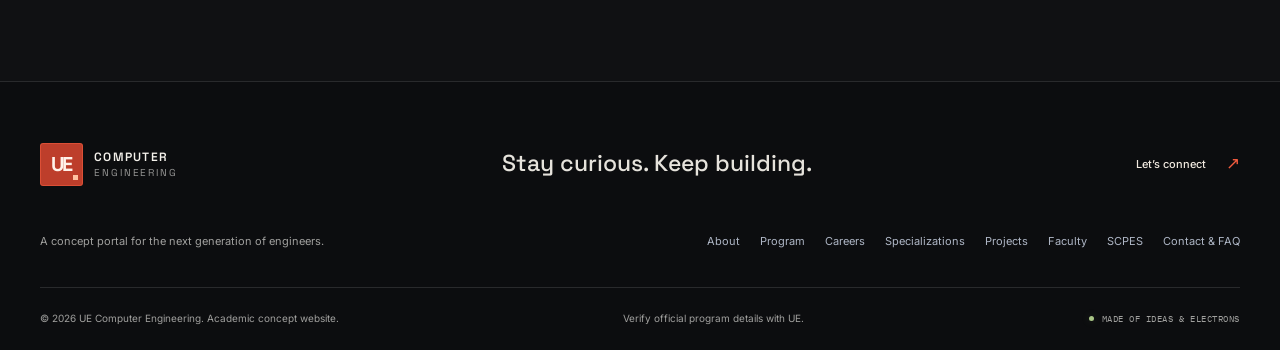
<file: careers.html>
<!doctype html>
<html lang="en">

<head>
    <meta charset="utf-8">
    <meta name="viewport" content="width=device-width, initial-scale=1">
    <title>Careers | UE Computer Engineering</title>
    <link href="assets/fonts.css" rel="stylesheet">
    <link href="assets/vendor/bootstrap.min.css" rel="stylesheet">
    <script src="js/theme-init.js"></script>
    <link rel="stylesheet" href="css/style.css">
    <link rel="stylesheet" href="css/experience.css">
</head>

<body data-page="careers">
    <a class="skip-link" href="#main-content">Skip to content</a>
    <div class="progress-line"></div>
    <nav class="navbar navbar-expand-lg" aria-label="Main navigation">
            <div class="container">
                <a class="navbar-brand" href="index.html"><span class="brand-mark">UE<span class="brand-mark-dot"></span></span><span class="brand-wordmark">COMPUTER<span>ENGINEERING</span></span></a>
                <button class="navbar-toggler" type="button" data-bs-toggle="collapse" data-bs-target="#mainNav" aria-controls="mainNav" aria-expanded="false" aria-label="Toggle navigation"><span class="navbar-toggler-icon"></span></button>
                <div class="collapse navbar-collapse" id="mainNav">
                    <ul class="navbar-nav ms-auto align-items-lg-center">
                        <li class="nav-item"><a class="nav-link" href="index.html">Home</a></li>
                        <li class="nav-item"><a class="nav-link" href="about-cpe.html">About CpE</a></li>
                        <li class="nav-item"><a class="nav-link" href="cpe-ue.html">CpE at UE</a></li>
                        <li class="nav-item dropdown"><a class="nav-link dropdown-toggle" href="#" role="button" data-bs-toggle="dropdown" aria-expanded="false">Explore</a><ul class="dropdown-menu"><li><a class="dropdown-item" href="specializations.html">Specializations</a></li><li><a class="dropdown-item" href="careers.html">Careers</a></li><li><a class="dropdown-item" href="projects.html">Projects</a></li></ul></li>
                        <li class="nav-item dropdown"><a class="nav-link dropdown-toggle" href="#" role="button" data-bs-toggle="dropdown" aria-expanded="false">Community</a><ul class="dropdown-menu"><li><a class="dropdown-item" href="faculty.html">Faculty</a></li><li><a class="dropdown-item" href="scpes.html">SCPES</a></li><li><a class="dropdown-item" href="contact.html">Contact & FAQ</a></li></ul></li>
                        <li class="nav-item"><a class="nav-link nav-play" href="index.html#play-lab"><span aria-hidden="true">▷</span> Play Lab <span class="new-tag">NEW</span></a></li>
                    </ul>
                </div>
            </div>
        </nav>
    <main id="main-content" tabindex="-1">
        <section class="page-hero">
            <div class="container reveal"><span class="eyebrow">Career explorer</span>
                <h1>Follow the problems you want to solve.</h1>
                <p>Computer Engineering skills travel across devices, software, networks, intelligence, and the cloud.
                </p>
            </div>
        </section>
        <section class="section-space">
            <div class="container">
                <div class="row g-3 mb-4">
                    <div class="col-lg-6"><label class="visually-hidden" for="careerSearch">Search careers</label><input
                            class="form-control form-control-lg" id="careerSearch" data-search
                            placeholder="Search careers..."></div>
                    <div class="col-lg-6">
                        <div data-filter-group="career"><button class="filter-btn active"
                                data-filter="all">All</button><button class="filter-btn"
                                data-filter="hardware">Hardware</button><button class="filter-btn"
                                data-filter="software">Software</button><button class="filter-btn"
                                data-filter="networking">Networking</button><button class="filter-btn"
                                data-filter="ai">AI</button><button class="filter-btn"
                                data-filter="security">Security</button></div>
                    </div>
                </div>
                <p class="eyebrow">What interests you?</p>
                <div class="mb-5"><button class="filter-btn active" data-interest="all">Everything</button><button
                        class="filter-btn" data-interest="software">Building software</button><button class="filter-btn"
                        data-interest="hardware">Building machines</button><button class="filter-btn"
                        data-interest="networking">Connecting devices</button><button class="filter-btn"
                        data-interest="security">Protecting systems</button><button class="filter-btn"
                        data-interest="ai">Artificial intelligence</button></div>
                <div class="row g-4">
                    <div class="col-md-6 col-lg-4 filter-item career-item reveal" data-filter-target="career"
                        data-category="software" data-interest="software ai">
                        <article class="card feature-card">
                            <div class="icon-box">⌘</div>
                            <h3>Software Engineer</h3>
                            <p>Design and ship reliable software systems.</p><span class="pill">Software</span><span
                                class="pill">APIs</span>
                        </article>
                    </div>
                    <div class="col-md-6 col-lg-4 filter-item career-item reveal" data-filter-target="career"
                        data-category="hardware" data-interest="hardware networking">
                        <article class="card feature-card">
                            <div class="icon-box">◈</div>
                            <h3>Embedded Systems Engineer</h3>
                            <p>Build firmware and computing for physical products.</p><span
                                class="pill">Hardware</span><span class="pill">C</span>
                        </article>
                    </div>
                    <div class="col-md-6 col-lg-4 filter-item career-item reveal" data-filter-target="career"
                        data-category="networking security" data-interest="networking security">
                        <article class="card feature-card">
                            <div class="icon-box">⌁</div>
                            <h3>Network Engineer</h3>
                            <p>Connect systems with performance and resilience.</p><span
                                class="pill">Networking</span><span class="pill">Security</span>
                        </article>
                    </div>
                    <div class="col-md-6 col-lg-4 filter-item career-item reveal" data-filter-target="career"
                        data-category="ai software" data-interest="ai software">
                        <article class="card feature-card">
                            <div class="icon-box">✦</div>
                            <h3>AI / Machine Learning Engineer</h3>
                            <p>Turn data and models into useful system behavior.</p><span class="pill">AI</span><span
                                class="pill">Python</span>
                        </article>
                    </div>
                    <div class="col-md-6 col-lg-4 filter-item career-item reveal" data-filter-target="career"
                        data-category="security networking" data-interest="security">
                        <article class="card feature-card">
                            <div class="icon-box">+</div>
                            <h3>Cybersecurity Engineer</h3>
                            <p>Anticipate threats and strengthen digital trust.</p><span
                                class="pill">Security</span><span class="pill">Systems</span>
                        </article>
                    </div>
                    <div class="col-md-6 col-lg-4 filter-item career-item reveal" data-filter-target="career"
                        data-category="hardware ai" data-interest="hardware ai">
                        <article class="card feature-card">
                            <div class="icon-box">▣</div>
                            <h3>Robotics Engineer</h3>
                            <p>Combine mechanics, sensing, control, and intelligence.</p><span
                                class="pill">Hardware</span><span class="pill">AI</span>
                        </article>
                    </div>
                </div>
            </div>
        </section>
    </main>
    <footer class="site-footer">
        <div class="container"><div class="footer-top"><a class="navbar-brand" href="index.html"><span class="brand-mark">UE<span class="brand-mark-dot"></span></span><span class="brand-wordmark">COMPUTER<span>ENGINEERING</span></span></a><p>Stay curious. Keep building.</p><a class="text-link" href="contact.html">Let’s connect <span aria-hidden="true">↗</span></a></div><div class="footer-links"><span>A concept portal for the next generation of engineers.</span><nav aria-label="Footer navigation"><a href="about-cpe.html">About</a><a href="cpe-ue.html">Program</a><a href="careers.html">Careers</a><a href="specializations.html">Specializations</a><a href="projects.html">Projects</a><a href="faculty.html">Faculty</a><a href="scpes.html">SCPES</a><a href="contact.html">Contact & FAQ</a></nav></div><div class="footer-bottom"><small>© 2026 UE Computer Engineering. Academic concept website.</small><small>Verify official program details with UE.</small><span><i class="status-dot"></i> MADE OF IDEAS & ELECTRONS</span></div></div>
    </footer><button class="back-top" aria-label="Back to top">↑</button>
    <script src="assets/vendor/bootstrap.bundle.min.js"></script>
    <script src="js/script.js"></script>
    <script src="js/experience.js"></script>
</body>

</html>
</file>
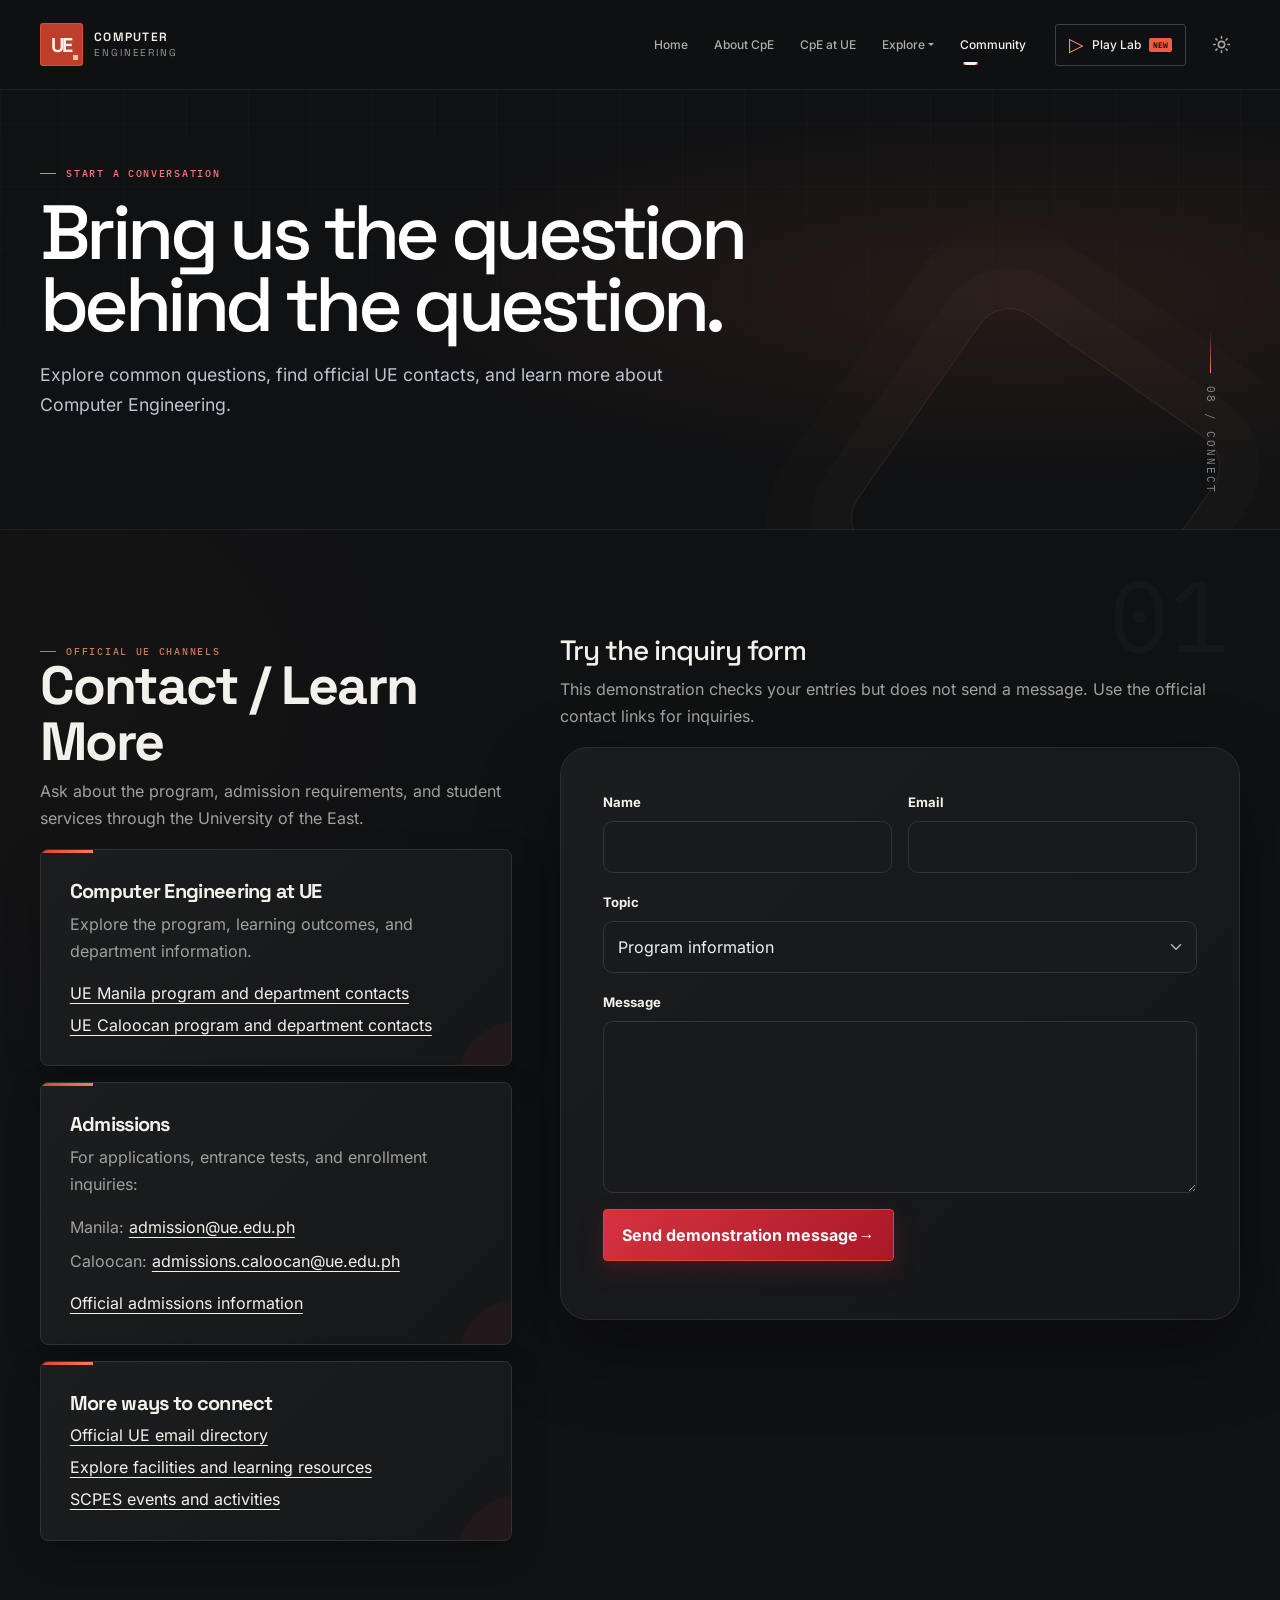
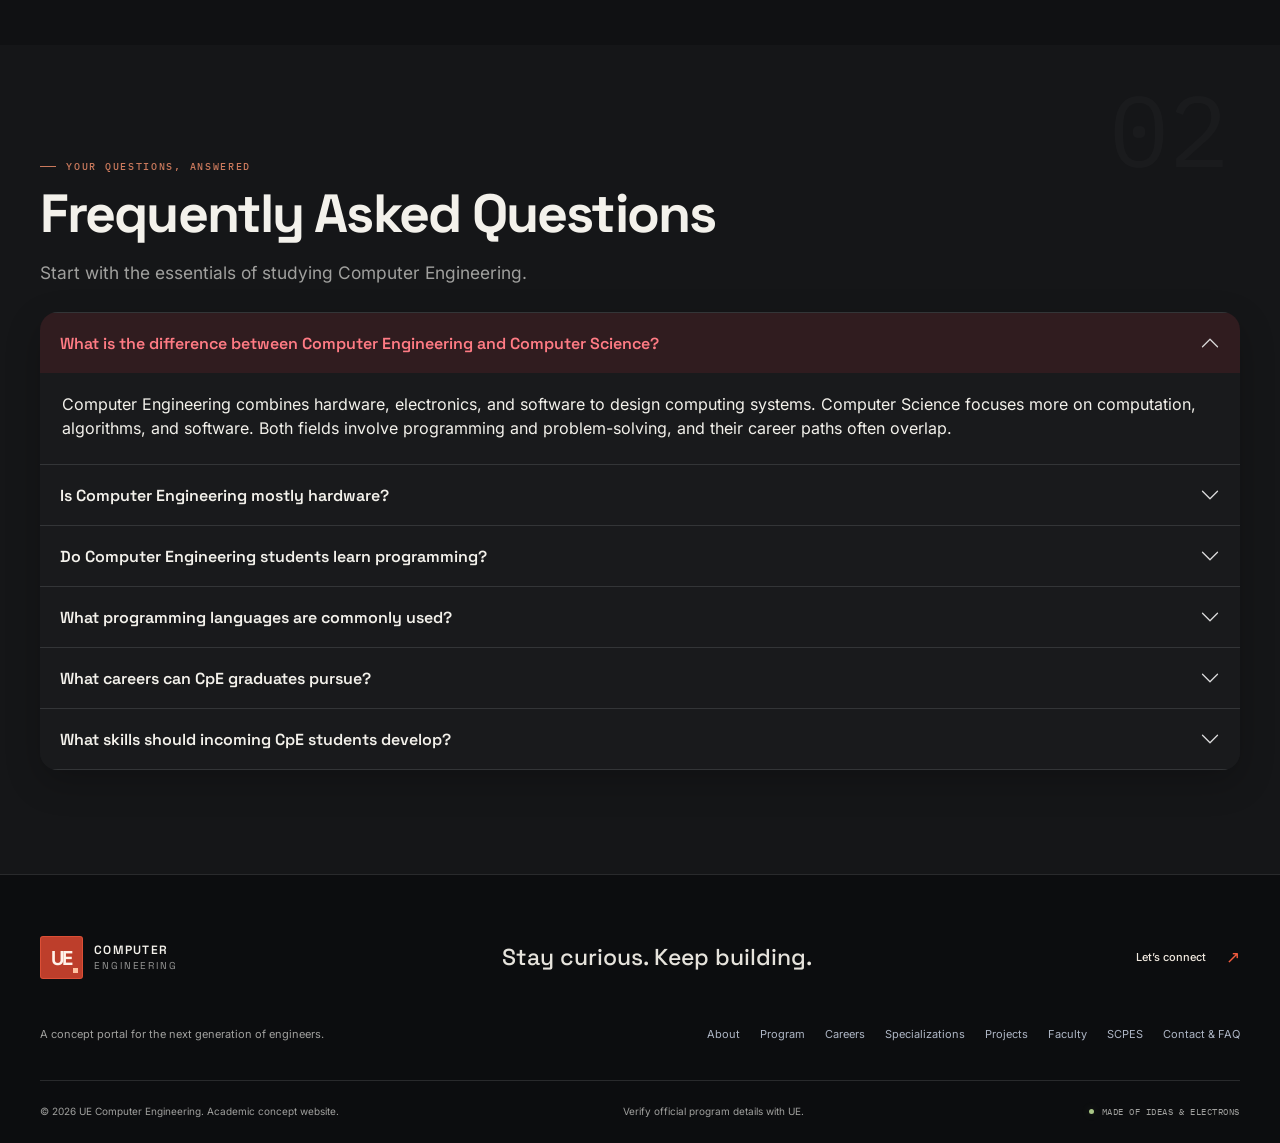
<file: contact.html>
<!doctype html>
<html lang="en">

<head>
    <meta charset="utf-8">
    <meta name="viewport" content="width=device-width, initial-scale=1">
    <title>Contact &amp; FAQ | UE Computer Engineering</title>
    <link href="assets/fonts.css" rel="stylesheet">
    <link href="assets/vendor/bootstrap.min.css" rel="stylesheet">
    <script src="js/theme-init.js"></script>
    <link rel="stylesheet" href="css/style.css">
    <link rel="stylesheet" href="css/experience.css">
    <noscript><style>#faq .accordion-collapse { display: block; } #faq .accordion-collapse.fade { opacity: 1; }</style></noscript>
</head>

<body data-page="contact">
    <a class="skip-link" href="#main-content">Skip to content</a>
    <div class="progress-line"></div>
    <nav class="navbar navbar-expand-lg" aria-label="Main navigation">
            <div class="container">
                <a class="navbar-brand" href="index.html"><span class="brand-mark">UE<span class="brand-mark-dot"></span></span><span class="brand-wordmark">COMPUTER<span>ENGINEERING</span></span></a>
                <button class="navbar-toggler" type="button" data-bs-toggle="collapse" data-bs-target="#mainNav" aria-controls="mainNav" aria-expanded="false" aria-label="Toggle navigation"><span class="navbar-toggler-icon"></span></button>
                <div class="collapse navbar-collapse" id="mainNav">
                    <ul class="navbar-nav ms-auto align-items-lg-center">
                        <li class="nav-item"><a class="nav-link" href="index.html">Home</a></li>
                        <li class="nav-item"><a class="nav-link" href="about-cpe.html">About CpE</a></li>
                        <li class="nav-item"><a class="nav-link" href="cpe-ue.html">CpE at UE</a></li>
                        <li class="nav-item dropdown"><a class="nav-link dropdown-toggle" href="#" role="button" data-bs-toggle="dropdown" aria-expanded="false">Explore</a><ul class="dropdown-menu"><li><a class="dropdown-item" href="specializations.html">Specializations</a></li><li><a class="dropdown-item" href="careers.html">Careers</a></li><li><a class="dropdown-item" href="projects.html">Projects</a></li></ul></li>
                        <li class="nav-item dropdown"><a class="nav-link dropdown-toggle" href="#" role="button" data-bs-toggle="dropdown" aria-expanded="false">Community</a><ul class="dropdown-menu"><li><a class="dropdown-item" href="faculty.html">Faculty</a></li><li><a class="dropdown-item" href="scpes.html">SCPES</a></li><li><a class="dropdown-item" href="contact.html">Contact & FAQ</a></li></ul></li>
                        <li class="nav-item"><a class="nav-link nav-play" href="index.html#play-lab"><span aria-hidden="true">▷</span> Play Lab <span class="new-tag">NEW</span></a></li>
                    </ul>
                </div>
            </div>
        </nav>
    <main id="main-content" tabindex="-1">
        <section class="page-hero">
            <div class="container reveal"><span class="eyebrow">Start a conversation</span>
                <h1>Bring us the question behind the question.</h1>
                <p>Explore common questions, find official UE contacts, and learn more about Computer Engineering.</p>
            </div>
        </section>
        <section class="section-space">
            <div class="container">
                <div class="row g-5">
                    <div class="col-lg-5" id="learn-more"><span class="eyebrow">Official UE channels</span>
                        <h2>Contact / Learn More</h2>
                        <p class="text-muted">Ask about the program, admission requirements, and student services through the University of the East.</p>
                        <div class="d-grid gap-3">
                            <article class="card feature-card resource-card">
                                <h3>Computer Engineering at UE</h3>
                                <p>Explore the program, learning outcomes, and department information.</p>
                                <a class="resource-link" href="https://www.ue.edu.ph/mla/computer/">UE Manila program and department contacts</a>
                                <a class="resource-link mt-2" href="https://www.ue.edu.ph/cal/computer-engineering/">UE Caloocan program and department contacts</a>
                            </article>
                            <article class="card feature-card resource-card">
                                <h3>Admissions</h3>
                                <p>For applications, entrance tests, and enrollment inquiries:</p>
                                <p class="mb-2">Manila: <a class="resource-link" href="mailto:admission@ue.edu.ph">admission@ue.edu.ph</a></p>
                                <p>Caloocan: <a class="resource-link" href="mailto:admissions.caloocan@ue.edu.ph">admissions.caloocan@ue.edu.ph</a></p>
                                <a class="resource-link" href="https://www.ue.edu.ph/mla/about-admission/">Official admissions information</a>
                            </article>
                            <article class="card feature-card resource-card">
                                <h3>More ways to connect</h3>
                                <a class="resource-link" href="https://www.ue.edu.ph/mla/email-directory/">Official UE email directory</a>
                                <a class="resource-link mt-2" href="cpe-ue.html#facilities">Explore facilities and learning resources</a>
                                <a class="resource-link mt-2" href="scpes.html#events">SCPES events and activities</a>
                            </article>
                        </div>
                    </div>
                    <div class="col-lg-7">
                        <h2 class="h3">Try the inquiry form</h2>
                        <p class="text-muted">This demonstration checks your entries but does not send a message. Use the official contact links for inquiries.</p>
                        <form id="contactForm" class="needs-validation" novalidate>
                            <div class="row g-3">
                                <div class="col-md-6"><label class="form-label" for="name">Name</label><input
                                        class="form-control" id="name" required>
                                    <div class="invalid-feedback">Please enter your name.</div>
                                </div>
                                <div class="col-md-6"><label class="form-label" for="email">Email</label><input
                                        class="form-control" id="email" type="email" required>
                                    <div class="invalid-feedback">Please enter a valid email.</div>
                                </div>
                                <div class="col-12"><label class="form-label" for="topic">Topic</label><select
                                        class="form-select" id="topic">
                                        <option>Program information</option>
                                        <option>Student community</option>
                                        <option>Projects and research</option>
                                        <option>Website feedback</option>
                                    </select></div>
                                <div class="col-12"><label class="form-label" for="message">Message</label><textarea
                                        class="form-control" id="message" rows="6" required></textarea>
                                    <div class="invalid-feedback">Please add a message.</div>
                                </div>
                                <div class="col-12"><button class="btn btn-primary btn-arrow" type="submit">Send
                                        demonstration message</button>
                                    <p class="text-success mt-3" id="formMessage" role="status"></p>
                                </div>
                            </div>
                        </form>
                    </div>
                </div>
            </div>
        </section>
        <section class="section-space bg-light faq-section" aria-labelledby="faq-heading">
            <div class="container">
                <div class="section-heading"><span class="eyebrow">Your questions, answered</span>
                    <h2 id="faq-heading">Frequently Asked Questions</h2>
                    <p>Start with the essentials of studying Computer Engineering.</p>
                </div>
                <div class="accordion mt-4" id="faq">
                    <div class="accordion-item">
                        <h3 class="accordion-header" id="q1-heading">
                            <button class="accordion-button" type="button" data-bs-toggle="collapse"
                                data-bs-target="#q1" aria-expanded="true" aria-controls="q1">What is the difference between Computer Engineering and Computer Science?</button>
                        </h3>
                        <div id="q1" class="accordion-collapse collapse show" aria-labelledby="q1-heading" data-bs-parent="#faq">
                            <div class="accordion-body">Computer Engineering combines hardware, electronics, and software to design computing systems. Computer Science focuses more on computation, algorithms, and software. Both fields involve programming and problem-solving, and their career paths often overlap.</div>
                        </div>
                    </div>
                    <div class="accordion-item">
                        <h3 class="accordion-header" id="q2-heading">
                            <button class="accordion-button collapsed" type="button" data-bs-toggle="collapse"
                                data-bs-target="#q2" aria-expanded="false" aria-controls="q2">Is Computer Engineering mostly hardware?</button>
                        </h3>
                        <div id="q2" class="accordion-collapse collapse" aria-labelledby="q2-heading" data-bs-parent="#faq">
                            <div class="accordion-body">No. CpE connects hardware and software. Students work with circuits and digital systems as well as programming, networks, and embedded systems, where code controls physical devices.</div>
                        </div>
                    </div>
                    <div class="accordion-item">
                        <h3 class="accordion-header" id="q3-heading">
                            <button class="accordion-button collapsed" type="button" data-bs-toggle="collapse"
                                data-bs-target="#q3" aria-expanded="false" aria-controls="q3">Do Computer Engineering students learn programming?</button>
                        </h3>
                        <div id="q3" class="accordion-collapse collapse" aria-labelledby="q3-heading" data-bs-parent="#faq">
                            <div class="accordion-body">Yes. Programming helps students implement algorithms, control microcontrollers, build applications, and test systems. Students develop these skills through coursework and projects.</div>
                        </div>
                    </div>
                    <div class="accordion-item">
                        <h3 class="accordion-header" id="q5-heading">
                            <button class="accordion-button collapsed" type="button" data-bs-toggle="collapse"
                                data-bs-target="#q5" aria-expanded="false" aria-controls="q5">What programming languages are commonly used?</button>
                        </h3>
                        <div id="q5" class="accordion-collapse collapse" aria-labelledby="q5-heading" data-bs-parent="#faq">
                            <div class="accordion-body">Common examples include C and C++ for systems and embedded programming, Python for automation and data analysis, and Java or JavaScript for applications. Assembly language helps explain processor behavior. Languages vary by course and project; consult the current curriculum for the tools taught at UE.</div>
                        </div>
                    </div>
                    <div class="accordion-item">
                        <h3 class="accordion-header" id="q4-heading">
                            <button class="accordion-button collapsed" type="button" data-bs-toggle="collapse"
                                data-bs-target="#q4" aria-expanded="false" aria-controls="q4">What careers can CpE graduates pursue?</button>
                        </h3>
                        <div id="q4" class="accordion-collapse collapse" aria-labelledby="q4-heading" data-bs-parent="#faq">
                            <div class="accordion-body">Graduates can pursue roles in software development, embedded systems, hardware design, networking, cybersecurity, systems testing, robotics, and research. Specific roles depend on skills, experience, and further training. <a class="resource-link" href="careers.html">Explore CpE careers</a>.</div>
                        </div>
                    </div>
                    <div class="accordion-item">
                        <h3 class="accordion-header" id="q6-heading">
                            <button class="accordion-button collapsed" type="button" data-bs-toggle="collapse"
                                data-bs-target="#q6" aria-expanded="false" aria-controls="q6">What skills should incoming CpE students develop?</button>
                        </h3>
                        <div id="q6" class="accordion-collapse collapse" aria-labelledby="q6-heading" data-bs-parent="#faq">
                            <div class="accordion-body">Build a foundation in algebra, logical reasoning, and basic physics. Practice breaking problems into smaller steps, writing simple programs, and debugging patiently. Communication, teamwork, curiosity, and good study habits matter too; you can develop programming experience as you learn.</div>
                        </div>
                    </div>
                </div>
            </div>
        </section>
    </main>
    <footer class="site-footer">
        <div class="container"><div class="footer-top"><a class="navbar-brand" href="index.html"><span class="brand-mark">UE<span class="brand-mark-dot"></span></span><span class="brand-wordmark">COMPUTER<span>ENGINEERING</span></span></a><p>Stay curious. Keep building.</p><a class="text-link" href="contact.html">Let’s connect <span aria-hidden="true">↗</span></a></div><div class="footer-links"><span>A concept portal for the next generation of engineers.</span><nav aria-label="Footer navigation"><a href="about-cpe.html">About</a><a href="cpe-ue.html">Program</a><a href="careers.html">Careers</a><a href="specializations.html">Specializations</a><a href="projects.html">Projects</a><a href="faculty.html">Faculty</a><a href="scpes.html">SCPES</a><a href="contact.html">Contact & FAQ</a></nav></div><div class="footer-bottom"><small>© 2026 UE Computer Engineering. Academic concept website.</small><small>Verify official program details with UE.</small><span><i class="status-dot"></i> MADE OF IDEAS & ELECTRONS</span></div></div>
    </footer><button class="back-top" aria-label="Back to top">↑</button>
    <script src="assets/vendor/bootstrap.bundle.min.js"></script>
    <script src="js/script.js"></script>
    <script src="js/experience.js"></script>
</body>

</html>
</file>
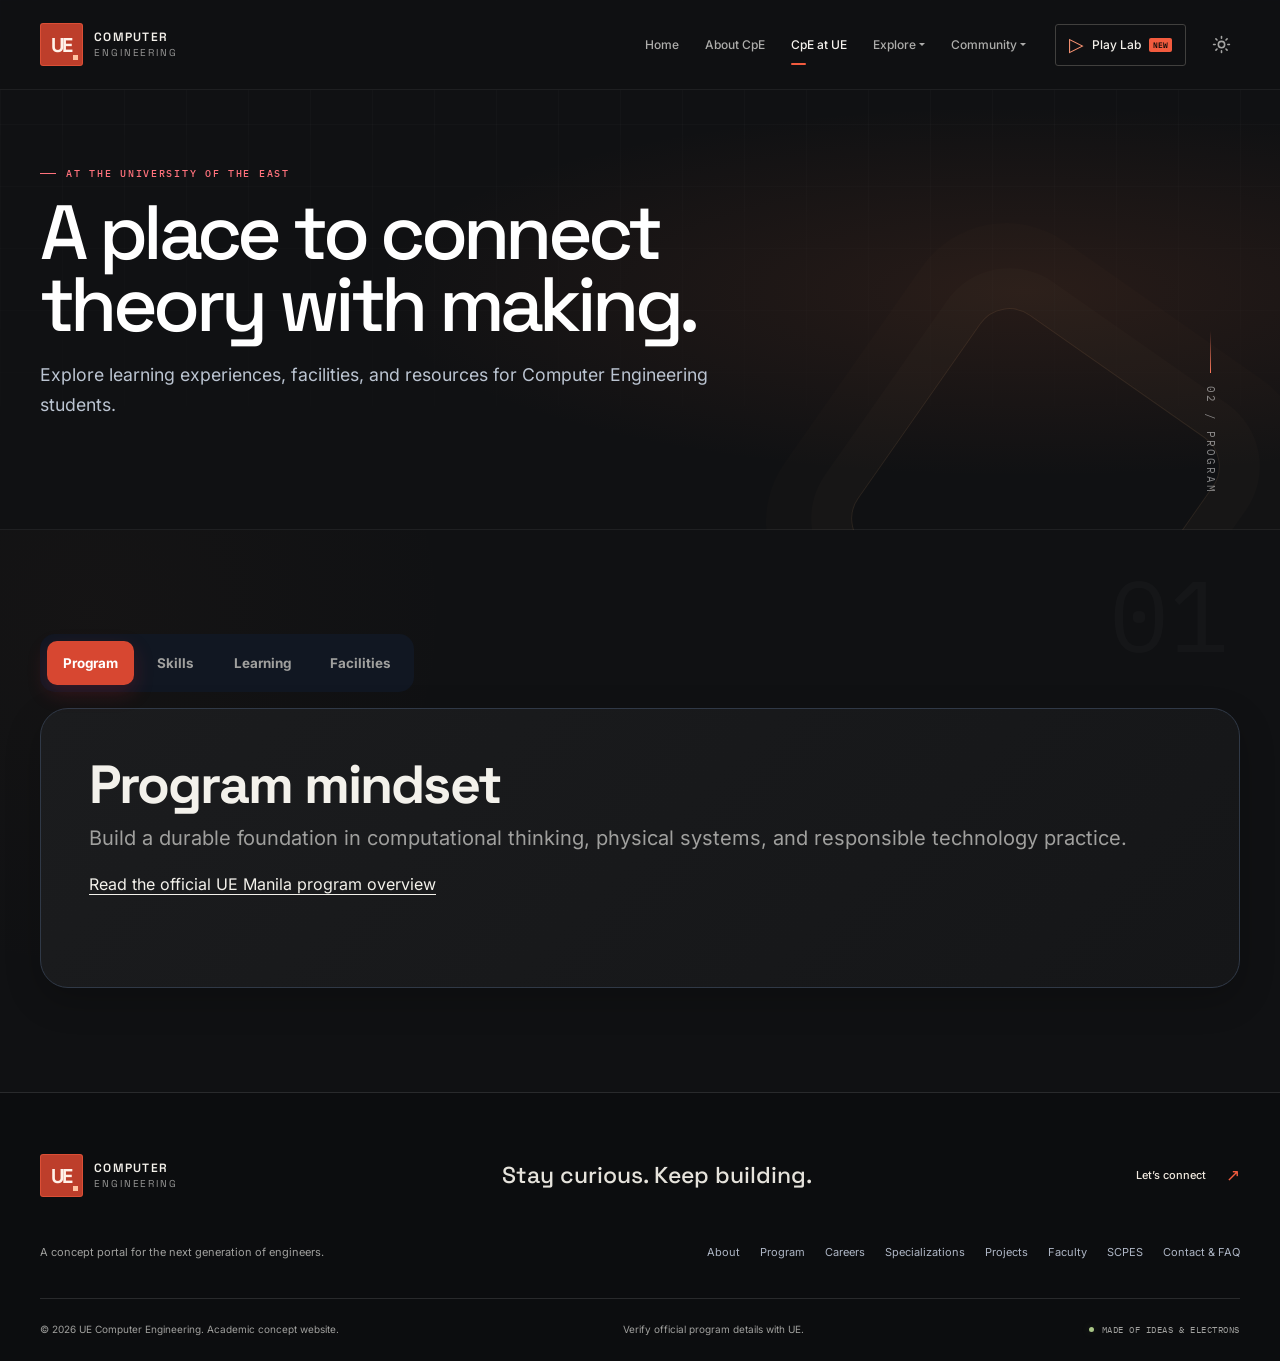
<file: cpe-ue.html>
﻿<!doctype html><html lang="en"><head><meta charset="utf-8"><meta name="viewport" content="width=device-width, initial-scale=1"><title>CpE at UE | Computer Engineering</title><link href="assets/vendor/bootstrap.min.css" rel="stylesheet"><script src="js/theme-init.js"></script><link rel="stylesheet" href="css/style.css">
    <link rel="stylesheet" href="css/experience.css"><link href="assets/fonts.css" rel="stylesheet">
    <noscript><style>.program-tabs { display: none; } .tab-content > .tab-pane { display: block; opacity: 1; } .tab-content > .tab-pane + .tab-pane { margin-top: 3rem; }</style></noscript>
    </head><body data-page="ue">
    <a class="skip-link" href="#main-content">Skip to content</a><div class="progress-line"></div><nav class="navbar navbar-expand-lg" aria-label="Main navigation">
            <div class="container">
                <a class="navbar-brand" href="index.html"><span class="brand-mark">UE<span class="brand-mark-dot"></span></span><span class="brand-wordmark">COMPUTER<span>ENGINEERING</span></span></a>
                <button class="navbar-toggler" type="button" data-bs-toggle="collapse" data-bs-target="#mainNav" aria-controls="mainNav" aria-expanded="false" aria-label="Toggle navigation"><span class="navbar-toggler-icon"></span></button>
                <div class="collapse navbar-collapse" id="mainNav">
                    <ul class="navbar-nav ms-auto align-items-lg-center">
                        <li class="nav-item"><a class="nav-link" href="index.html">Home</a></li>
                        <li class="nav-item"><a class="nav-link" href="about-cpe.html">About CpE</a></li>
                        <li class="nav-item"><a class="nav-link" href="cpe-ue.html">CpE at UE</a></li>
                        <li class="nav-item dropdown"><a class="nav-link dropdown-toggle" href="#" role="button" data-bs-toggle="dropdown" aria-expanded="false">Explore</a><ul class="dropdown-menu"><li><a class="dropdown-item" href="specializations.html">Specializations</a></li><li><a class="dropdown-item" href="careers.html">Careers</a></li><li><a class="dropdown-item" href="projects.html">Projects</a></li></ul></li>
                        <li class="nav-item dropdown"><a class="nav-link dropdown-toggle" href="#" role="button" data-bs-toggle="dropdown" aria-expanded="false">Community</a><ul class="dropdown-menu"><li><a class="dropdown-item" href="faculty.html">Faculty</a></li><li><a class="dropdown-item" href="scpes.html">SCPES</a></li><li><a class="dropdown-item" href="contact.html">Contact & FAQ</a></li></ul></li>
                        <li class="nav-item"><a class="nav-link nav-play" href="index.html#play-lab"><span aria-hidden="true">▷</span> Play Lab <span class="new-tag">NEW</span></a></li>
                    </ul>
                </div>
            </div>
        </nav><main id="main-content" tabindex="-1">
        <section class="page-hero">
            <div class="container reveal"><span class="eyebrow">At the University of the East</span>
                <h1>A place to connect theory with making.</h1>
                <p>Explore learning experiences, facilities, and resources for Computer Engineering students.</p>
            </div>
        </section>
        <section class="section-space">
            <div class="container">
                <ul class="nav nav-tabs program-tabs" role="tablist" aria-label="Explore CpE at UE" data-tab-deeplinks>
                    <li class="nav-item" role="presentation"><button class="nav-link active" id="program-tab" type="button" role="tab" data-bs-toggle="tab" data-bs-target="#program" aria-controls="program" aria-selected="true">Program</button></li>
                    <li class="nav-item" role="presentation"><button class="nav-link" id="skills-tab" type="button" role="tab" data-bs-toggle="tab" data-bs-target="#skills" aria-controls="skills" aria-selected="false">Skills</button></li>
                    <li class="nav-item" role="presentation"><button class="nav-link" id="learning-tab" type="button" role="tab" data-bs-toggle="tab" data-bs-target="#learning" aria-controls="learning" aria-selected="false">Learning</button></li>
                    <li class="nav-item" role="presentation"><button class="nav-link" id="facilities-tab" type="button" role="tab" data-bs-toggle="tab" data-bs-target="#facilities" aria-controls="facilities" aria-selected="false">Facilities</button></li>
                </ul>
                <div class="tab-content border border-top-0 p-3 p-md-5">
                    <div class="tab-pane fade show active" id="program" role="tabpanel" aria-labelledby="program-tab" tabindex="0">
                        <h2>Program mindset</h2>
                        <p class="text-muted fs-5">Build a durable foundation in computational thinking, physical systems, and responsible technology practice.</p>
                        <a class="resource-link" href="https://www.ue.edu.ph/mla/computer/">Read the official UE Manila program overview</a>
                    </div>
                    <div class="tab-pane fade" id="skills" role="tabpanel" aria-labelledby="skills-tab" tabindex="0">
                        <h2>Skills developed</h2>
                        <div class="row g-3">
                            <div class="col-md-4"><span class="pill">Programming</span></div>
                            <div class="col-md-4"><span class="pill">System design</span></div>
                            <div class="col-md-4"><span class="pill">Prototyping</span></div>
                            <div class="col-md-4"><span class="pill">Data reasoning</span></div>
                            <div class="col-md-4"><span class="pill">Technical communication</span></div>
                            <div class="col-md-4"><span class="pill">Ethical engineering</span></div>
                        </div>
                    </div>
                    <div class="tab-pane fade" id="learning" role="tabpanel" aria-labelledby="learning-tab" tabindex="0">
                        <h2>Learning by progression</h2>
                        <div class="timeline mt-4">
                            <div class="timeline-item"><h3>Foundations</h3><p class="text-muted">Mathematics, science, and computational thinking.</p></div>
                            <div class="timeline-item"><h3>Digital systems</h3><p class="text-muted">Programming, logic, architecture, and interfaces.</p></div>
                            <div class="timeline-item"><h3>Applied systems</h3><p class="text-muted">Embedded systems, networks, intelligent systems, and projects.</p></div>
                        </div>
                    </div>
                    <div class="tab-pane fade" id="facilities" role="tabpanel" aria-labelledby="facilities-tab" tabindex="0">
                        <h2>Facilities and learning resources</h2>
                        <p class="text-muted">Explore spaces that support laboratory work and research. UE's 2023 Student Manual lists the Manila engineering laboratories below; ask the department about current equipment and access.</p>
                        <div class="row g-4 mt-2">
                            <div class="col-lg-4">
                                <article class="card feature-card resource-card">
                                    <div class="icon-box" aria-hidden="true">01</div>
                                    <h3>Power and Electronics Laboratory</h3>
                                    <p>One of the engineering laboratories listed for UE Manila. Laboratory practice connects circuit concepts with hands-on investigation and testing.</p>
                                    <a class="resource-link mt-auto" href="https://apps.ue.edu.ph/portals/sp/pdfs/UE_Student_Manual_2023_Edition.pdf">UE Student Manual: facilities (PDF)</a>
                                </article>
                            </div>
                            <div class="col-lg-4">
                                <article class="card feature-card resource-card">
                                    <div class="icon-box" aria-hidden="true">02</div>
                                    <h3>MultiSIM and AutoCAD Laboratory</h3>
                                    <p>A listed UE Manila engineering facility associated with circuit simulation and computer-aided design, supporting the move from a design idea to a model.</p>
                                    <a class="resource-link mt-auto" href="https://apps.ue.edu.ph/portals/sp/pdfs/UE_Student_Manual_2023_Edition.pdf">UE Student Manual: facilities (PDF)</a>
                                </article>
                            </div>
                            <div class="col-lg-4">
                                <article class="card feature-card resource-card">
                                    <div class="icon-box" aria-hidden="true">03</div>
                                    <h3>Libraries and digital resources</h3>
                                    <p>Use books, periodicals, online databases, and library catalog terminals to support coursework, literature reviews, and project research.</p>
                                    <a class="resource-link mt-auto" href="https://www.ue.edu.ph/mla/services-and-facilities-2/">UE library services and facilities</a>
                                </article>
                            </div>
                        </div>
                        <div class="d-flex flex-wrap gap-3 mt-4">
                            <a class="btn btn-primary" href="https://www.ue.edu.ph/mla/ue-campus-tour/">Explore the official campus tour</a>
                            <a class="btn btn-outline-dark" href="contact.html#learn-more">Ask about facilities</a>
                        </div>
                    </div>
                </div>
            </div>
        </section>
    </main><footer class="site-footer">
        <div class="container"><div class="footer-top"><a class="navbar-brand" href="index.html"><span class="brand-mark">UE<span class="brand-mark-dot"></span></span><span class="brand-wordmark">COMPUTER<span>ENGINEERING</span></span></a><p>Stay curious. Keep building.</p><a class="text-link" href="contact.html">Let’s connect <span aria-hidden="true">↗</span></a></div><div class="footer-links"><span>A concept portal for the next generation of engineers.</span><nav aria-label="Footer navigation"><a href="about-cpe.html">About</a><a href="cpe-ue.html">Program</a><a href="careers.html">Careers</a><a href="specializations.html">Specializations</a><a href="projects.html">Projects</a><a href="faculty.html">Faculty</a><a href="scpes.html">SCPES</a><a href="contact.html">Contact & FAQ</a></nav></div><div class="footer-bottom"><small>© 2026 UE Computer Engineering. Academic concept website.</small><small>Verify official program details with UE.</small><span><i class="status-dot"></i> MADE OF IDEAS & ELECTRONS</span></div></div>
    </footer><button class="back-top" aria-label="Back to top">â†‘</button><script src="assets/vendor/bootstrap.bundle.min.js"></script><script src="js/script.js"></script>
    <script src="js/experience.js"></script></body></html>
</file>
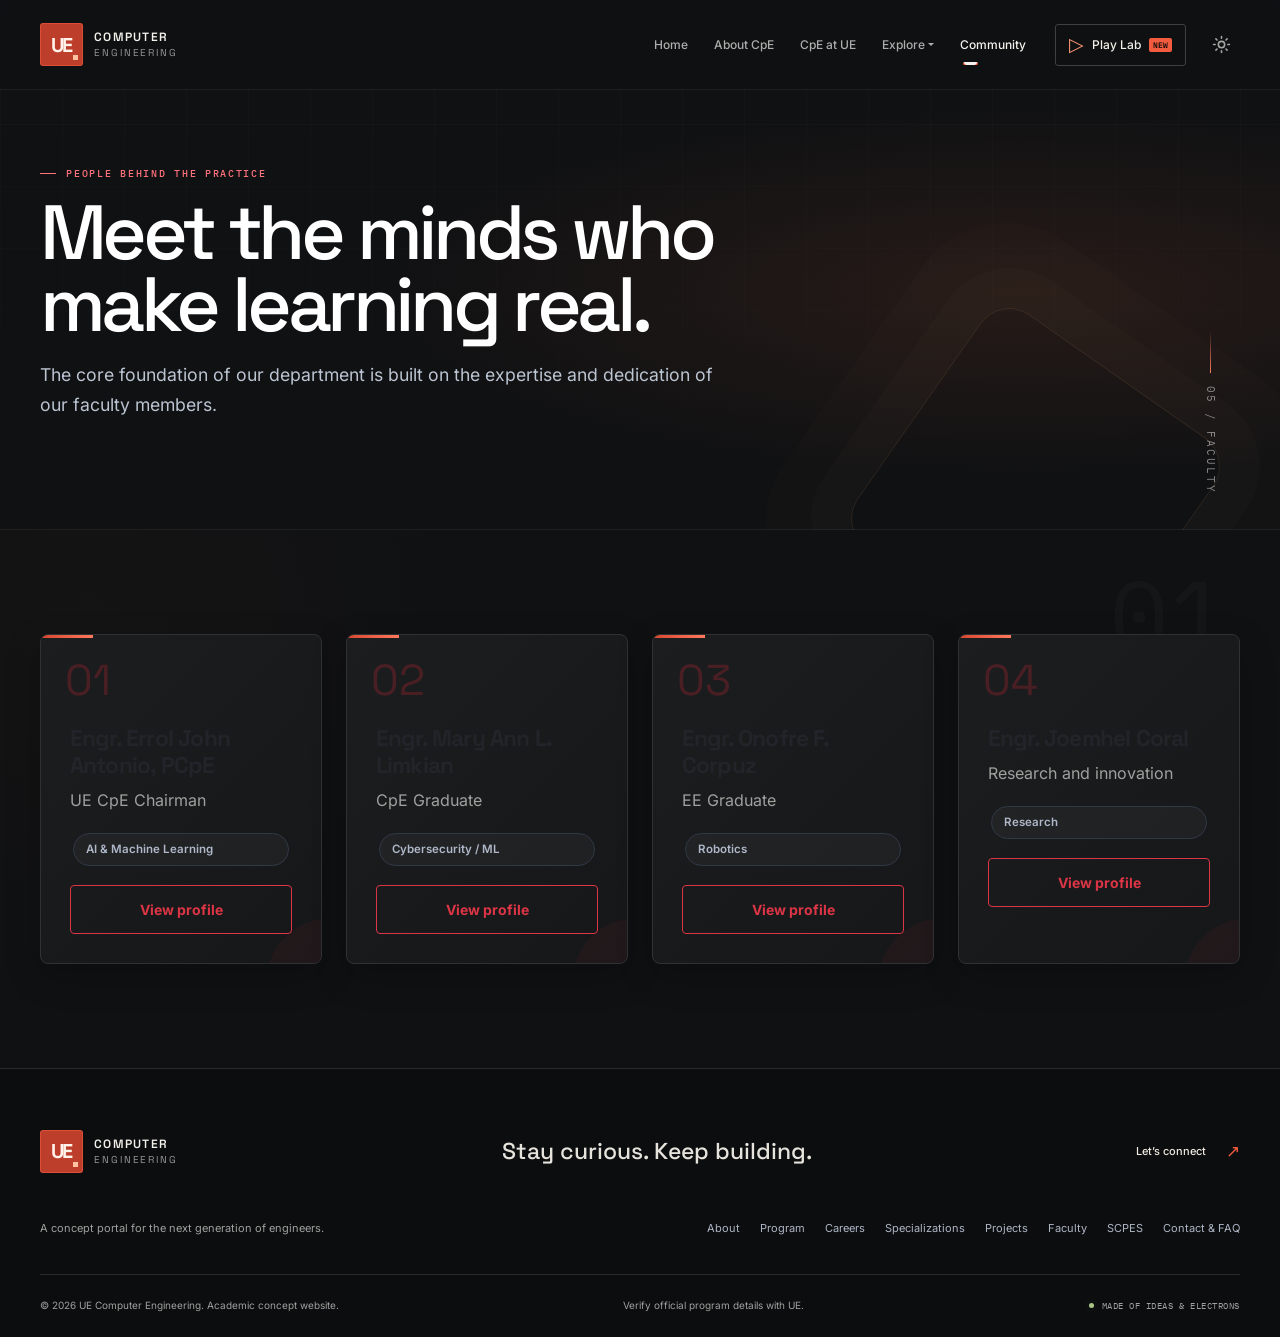
<file: faculty.html>
﻿<!doctype html>
<html lang="en">

<head>
    <meta charset="utf-8">
    <meta name="viewport" content="width=device-width, initial-scale=1">
    <title>Faculty | UE Computer Engineering</title>
    <link href="assets/vendor/bootstrap.min.css" rel="stylesheet">
    <script src="js/theme-init.js"></script>
    <link rel="stylesheet" href="css/style.css">
    <link rel="stylesheet" href="css/experience.css">
    <link href="assets/fonts.css" rel="stylesheet">
</head>

<body data-page="faculty">
    <a class="skip-link" href="#main-content">Skip to content</a>
    <div class="progress-line"></div>
    <nav class="navbar navbar-expand-lg" aria-label="Main navigation">
        <div class="container">
            <a class="navbar-brand" href="index.html"><span class="brand-mark">UE<span
                        class="brand-mark-dot"></span></span><span
                    class="brand-wordmark">COMPUTER<span>ENGINEERING</span></span></a>
            <button class="navbar-toggler" type="button" data-bs-toggle="collapse" data-bs-target="#mainNav"
                aria-controls="mainNav" aria-expanded="false" aria-label="Toggle navigation"><span
                    class="navbar-toggler-icon"></span></button>
            <div class="collapse navbar-collapse" id="mainNav">
                <ul class="navbar-nav ms-auto align-items-lg-center">
                    <li class="nav-item"><a class="nav-link" href="index.html">Home</a></li>
                    <li class="nav-item"><a class="nav-link" href="about-cpe.html">About CpE</a></li>
                    <li class="nav-item"><a class="nav-link" href="cpe-ue.html">CpE at UE</a></li>
                    <li class="nav-item dropdown"><a class="nav-link dropdown-toggle" href="#" role="button"
                            data-bs-toggle="dropdown" aria-expanded="false">Explore</a>
                        <ul class="dropdown-menu">
                            <li><a class="dropdown-item" href="specializations.html">Specializations</a></li>
                            <li><a class="dropdown-item" href="careers.html">Careers</a></li>
                            <li><a class="dropdown-item" href="projects.html">Projects</a></li>
                        </ul>
                    </li>
                    <li class="nav-item dropdown"><a class="nav-link dropdown-toggle" href="#" role="button"
                            data-bs-toggle="dropdown" aria-expanded="false">Community</a>
                        <ul class="dropdown-menu">
                            <li><a class="dropdown-item" href="faculty.html">Faculty</a></li>
                            <li><a class="dropdown-item" href="scpes.html">SCPES</a></li>
                            <li><a class="dropdown-item" href="contact.html">Contact & FAQ</a></li>
                        </ul>
                    </li>
                    <li class="nav-item"><a class="nav-link nav-play" href="index.html#play-lab"><span
                                aria-hidden="true">▷</span> Play Lab <span class="new-tag">NEW</span></a></li>
                </ul>
            </div>
        </div>
    </nav>
    <main id="main-content" tabindex="-1">
        <section class="page-hero">
            <div class="container reveal"><span class="eyebrow">People behind the practice</span>
                <h1>Meet the minds who make learning real.</h1>
                <p>The core foundation of our department is built on the expertise and dedication of our faculty members.</p>
            </div>
        </section>
        <section class="section-space">
            <div class="container">
                <div class="row g-4">
                    <div class="col-12 col-md-6 col-lg-3 reveal">
                        <article class="card feature-card">
                            <div class="icon-box">01</div>
                            <h3>Engr. Errol John Antonio, PCpE</h3>
                            <p class="text-muted">UE CpE Chairman</p><span
                                class="pill">AI & Machine Learning </span><button class="btn btn-outline-danger btn-sm mt-3"
                                data-bs-toggle="modal" data-bs-target="#infoModal"
                                data-modal-title="Faculty profile "
                                data-modal-text="CPE Professor specialized in Software Engineering, AI and Machine Learning. ">View
                                profile</button>
                        </article>
                    </div>
                    <div class="col-12 col-md-6 col-lg-3 reveal">
                        <article class="card feature-card">
                            <div class="icon-box">02</div>
                            <h3>Engr. Mary Ann L. Limkian</h3>
                            <p class="text-muted">CpE Graduate</p><span class="pill">Cybersecurity /
                                ML</span><button class="btn btn-outline-danger btn-sm mt-3" data-bs-toggle="modal"
                                data-bs-target="#infoModal" data-modal-title="Faculty profile "
                                data-modal-text="CpE Professor specialized in Cybersecurity">View
                                profile</button>
                        </article>
                    </div>
                    <div class="col-12 col-md-6 col-lg-3 reveal">
                        <article class="card feature-card">
                            <div class="icon-box">03</div>
                            <h3>Engr. Onofre F. Corpuz</h3>
                            <p class="text-muted">EE Graduate</p><span
                                class="pill">Robotics</span><button class="btn btn-outline-danger btn-sm mt-3"
                                data-bs-toggle="modal" data-bs-target="#infoModal"
                                data-modal-title="Faculty profile"
                                data-modal-text="CpE Professor specialized in Hardware and Robotics">View
                                profile</button>
                        </article>
                    </div>
                    <div class="col-12 col-md-6 col-lg-3 reveal">
                        <article class="card feature-card">
                            <div class="icon-box">04</div>
                            <h3>Engr. Joemhel Coral</h3>
                            <p class="text-muted">Research and innovation</p><span class="pill">Research</span><button
                                class="btn btn-outline-danger btn-sm mt-3" data-bs-toggle="modal"
                                data-bs-target="#infoModal" data-modal-title="Faculty profile"
                                data-modal-text="CpE Professor specialized in Research and Innovation">View
                                profile</button>
                        </article>
                    </div>
                </div>
            </div>
        </section>
    </main>
    <footer class="site-footer">
        <div class="container">
            <div class="footer-top"><a class="navbar-brand" href="index.html"><span class="brand-mark">UE<span
                            class="brand-mark-dot"></span></span><span
                        class="brand-wordmark">COMPUTER<span>ENGINEERING</span></span></a>
                <p>Stay curious. Keep building.</p><a class="text-link" href="contact.html">Let’s connect <span
                        aria-hidden="true">↗</span></a>
            </div>
            <div class="footer-links"><span>A concept portal for the next generation of engineers.</span>
                <nav aria-label="Footer navigation"><a href="about-cpe.html">About</a><a
                        href="cpe-ue.html">Program</a><a href="careers.html">Careers</a><a
                        href="specializations.html">Specializations</a><a href="projects.html">Projects</a><a
                        href="faculty.html">Faculty</a><a href="scpes.html">SCPES</a><a href="contact.html">Contact &
                        FAQ</a></nav>
            </div>
            <div class="footer-bottom"><small>© 2026 UE Computer Engineering. Academic concept
                    website.</small><small>Verify official program details with UE.</small><span><i
                        class="status-dot"></i> MADE OF IDEAS & ELECTRONS</span></div>
        </div>
    </footer>
    <div class="modal fade" id="infoModal" tabindex="-1">
        <div class="modal-dialog modal-dialog-centered">
            <div class="modal-content">
                <div class="modal-header">
                    <h2 class="modal-title fs-4" id="infoModalLabel">Profile</h2><button class="btn-close"
                        data-bs-dismiss="modal" aria-label="Close"></button>
                </div>
                <div class="modal-body" id="modalContent"></div>
            </div>
        </div>
    </div><button class="back-top" aria-label="Back to top">â†‘</button>
    <script src="assets/vendor/bootstrap.bundle.min.js"></script>
    <script src="js/script.js"></script>
    <script src="js/experience.js"></script>
</body>

</html>
</file>
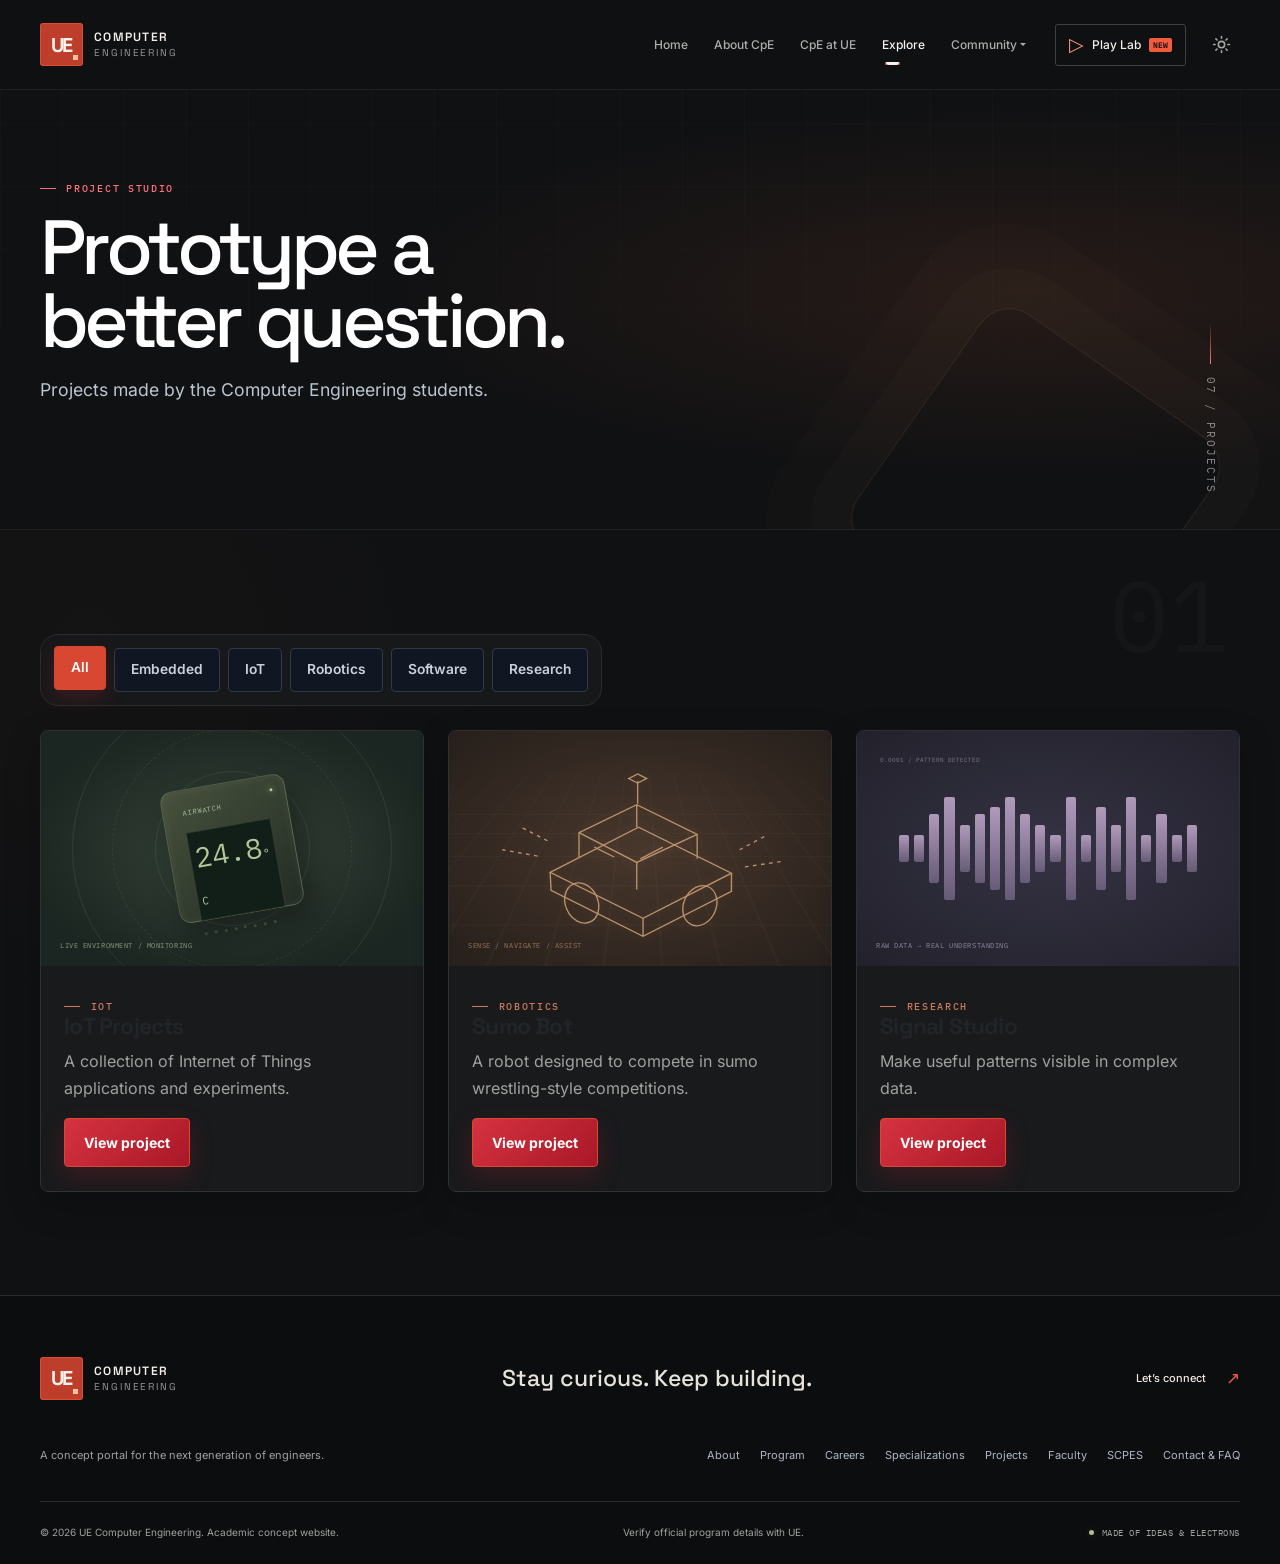
<file: projects.html>
<!doctype html>
<html lang="en">

<head>
    <meta charset="utf-8">
    <meta name="viewport" content="width=device-width, initial-scale=1">
    <title>Student Projects | UE Computer Engineering</title>
    <link href="assets/fonts.css" rel="stylesheet">
    <link href="assets/vendor/bootstrap.min.css" rel="stylesheet">
    <script src="js/theme-init.js"></script>
    <link rel="stylesheet" href="css/style.css">
    <link rel="stylesheet" href="css/experience.css">
</head>

<body data-page="projects">
    <a class="skip-link" href="#main-content">Skip to content</a>
    <div class="progress-line"></div>
    <nav class="navbar navbar-expand-lg" aria-label="Main navigation">
            <div class="container">
                <a class="navbar-brand" href="index.html"><span class="brand-mark">UE<span class="brand-mark-dot"></span></span><span class="brand-wordmark">COMPUTER<span>ENGINEERING</span></span></a>
                <button class="navbar-toggler" type="button" data-bs-toggle="collapse" data-bs-target="#mainNav" aria-controls="mainNav" aria-expanded="false" aria-label="Toggle navigation"><span class="navbar-toggler-icon"></span></button>
                <div class="collapse navbar-collapse" id="mainNav">
                    <ul class="navbar-nav ms-auto align-items-lg-center">
                        <li class="nav-item"><a class="nav-link" href="index.html">Home</a></li>
                        <li class="nav-item"><a class="nav-link" href="about-cpe.html">About CpE</a></li>
                        <li class="nav-item"><a class="nav-link" href="cpe-ue.html">CpE at UE</a></li>
                        <li class="nav-item dropdown"><a class="nav-link dropdown-toggle" href="#" role="button" data-bs-toggle="dropdown" aria-expanded="false">Explore</a><ul class="dropdown-menu"><li><a class="dropdown-item" href="specializations.html">Specializations</a></li><li><a class="dropdown-item" href="careers.html">Careers</a></li><li><a class="dropdown-item" href="projects.html">Projects</a></li></ul></li>
                        <li class="nav-item dropdown"><a class="nav-link dropdown-toggle" href="#" role="button" data-bs-toggle="dropdown" aria-expanded="false">Community</a><ul class="dropdown-menu"><li><a class="dropdown-item" href="faculty.html">Faculty</a></li><li><a class="dropdown-item" href="scpes.html">SCPES</a></li><li><a class="dropdown-item" href="contact.html">Contact & FAQ</a></li></ul></li>
                        <li class="nav-item"><a class="nav-link nav-play" href="index.html#play-lab"><span aria-hidden="true">▷</span> Play Lab <span class="new-tag">NEW</span></a></li>
                    </ul>
                </div>
            </div>
        </nav>
    <main id="main-content" tabindex="-1">
        <section class="page-hero">
            <div class="container reveal"><span class="eyebrow">Project studio</span>
                <h1>Prototype a better question.</h1>
                <p>Projects made by the Computer Engineering students.</p>
            </div>
        </section>
        <section class="section-space">
            <div class="container">
                <div class="mb-4" data-filter-group="project"><button class="filter-btn active"
                        data-filter="all">All</button><button class="filter-btn"
                        data-filter="embedded">Embedded</button><button class="filter-btn"
                        data-filter="iot">IoT</button><button class="filter-btn"
                        data-filter="robotics">Robotics</button><button class="filter-btn"
                        data-filter="software">Software</button><button class="filter-btn"
                        data-filter="research">Research</button></div>
                <div class="row g-4">
                    <div class="col-md-6 col-lg-4 filter-item reveal" data-filter-target="project" data-category="embedded iot software">
                        <article class="card project-card">
                            <div class="showcase-visual airwatch-visual" aria-hidden="true"><div class="radar-ring"></div><div class="radar-ring ring-two"></div><div class="radar-ring ring-three"></div><div class="sensor-device"><i></i><span>AIRWATCH</span><b>24.8<small>°C</small></b><div class="sensor-dots">••••••••</div></div><span class="visual-label">LIVE ENVIRONMENT / MONITORING</span></div>
                            <div class="card-body"><span class="eyebrow">IoT</span>
                                <h3>IoT Projects</h3>
                                <p>A collection of Internet of Things applications and experiments.</p><button
                                    class="btn btn-primary btn-sm" data-bs-toggle="modal" data-bs-target="#infoModal"
                                    data-modal-title="IoT Projects"
                                    data-modal-text="Problem: explore the potential of IoT in various domains. Solution: develop innovative IoT solutions. Technologies: sensors, connectivity, and data analytics. Team and results: replace with verified project details.">View
                                    project</button>
                            </div>
                        </article>
                    </div>
                    <div class="col-md-6 col-lg-4 filter-item reveal" data-filter-target="project" data-category="embedded robotics">
                        <article class="card project-card">
                            <div class="showcase-visual rover-visual" aria-hidden="true"><div class="rover-grid"></div><svg viewBox="0 0 360 210" class="rover-drawing"><g fill="none" stroke="currentColor" stroke-width="1.5"><path d="m80 131 98-50 103 51-98 50Z"/><path d="m80 131 1 20 102 51 98-50v-20M183 182v20M112 115v-28l64-31 67 33v27M176 56v25m-64 6 64 33 67-31m-67 31v30"/><ellipse cx="115" cy="165" rx="18" ry="23" transform="rotate(-24 115 165)"/><ellipse cx="246" cy="168" rx="18" ry="23" transform="rotate(24 246 168)"/><path d="M177 55V30m-10-3 10-5 10 5-10 5Zm-38 76 22 11m29 2 25-13"/><path d="m290 106 28-15m-22 34 40-6M77 96 48 81m18 32-39-7" stroke-dasharray="4 5"/></g></svg><span class="visual-label">SENSE / NAVIGATE / ASSIST</span></div>
                            <div class="card-body"><span class="eyebrow">Robotics</span>
                                <h3>Sumo Bot</h3>
                                <p>A robot designed to compete in sumo wrestling-style competitions.</p><button
                                    class="btn btn-primary btn-sm" data-bs-toggle="modal" data-bs-target="#infoModal"
                                    data-modal-title="Sumo Bot"
                                    data-modal-text="Problem: create a robot that can compete in a sumo wrestling-style competition. Solution: implement sensor fusion and control logic for autonomous movement. Technologies: motors, distance sensors, and embedded software. Team and results: replace with verified details.">View
                                    project</button>
                            </div>
                        </article>
                    </div>
                    <div class="col-md-6 col-lg-4 filter-item reveal" data-filter-target="project" data-category="software research">
                        <article class="card project-card">
                            <div class="showcase-visual signal-visual" aria-hidden="true"><div class="signal-chart"><i></i><i></i><i></i><i></i><i></i><i></i><i></i><i></i><i></i><i></i><i></i><i></i><i></i><i></i><i></i><i></i><i></i><i></i><i></i><i></i></div><span class="signal-zero">0.0001 / PATTERN DETECTED</span><span class="visual-label">RAW DATA → REAL UNDERSTANDING</span></div>
                            <div class="card-body"><span class="eyebrow">Research</span>
                                <h3>Signal Studio</h3>
                                <p>Make useful patterns visible in complex data.</p><button
                                    class="btn btn-primary btn-sm" data-bs-toggle="modal" data-bs-target="#infoModal"
                                    data-modal-title="Signal Studio"
                                    data-modal-text="Problem: raw signals hide meaningful patterns. Solution: an exploratory analysis workflow. Technologies: Python, data visualization, and machine learning. Team and results: replace with verified details.">View
                                    project</button>
                            </div>
                        </article>
                    </div>
                </div>
            </div>
        </section>
    </main>
    <footer class="site-footer">
        <div class="container"><div class="footer-top"><a class="navbar-brand" href="index.html"><span class="brand-mark">UE<span class="brand-mark-dot"></span></span><span class="brand-wordmark">COMPUTER<span>ENGINEERING</span></span></a><p>Stay curious. Keep building.</p><a class="text-link" href="contact.html">Let’s connect <span aria-hidden="true">↗</span></a></div><div class="footer-links"><span>A concept portal for the next generation of engineers.</span><nav aria-label="Footer navigation"><a href="about-cpe.html">About</a><a href="cpe-ue.html">Program</a><a href="careers.html">Careers</a><a href="specializations.html">Specializations</a><a href="projects.html">Projects</a><a href="faculty.html">Faculty</a><a href="scpes.html">SCPES</a><a href="contact.html">Contact & FAQ</a></nav></div><div class="footer-bottom"><small>© 2026 UE Computer Engineering. Academic concept website.</small><small>Verify official program details with UE.</small><span><i class="status-dot"></i> MADE OF IDEAS & ELECTRONS</span></div></div>
    </footer>
    <div class="modal fade" id="infoModal" tabindex="-1" aria-labelledby="infoModalLabel">
        <div class="modal-dialog modal-dialog-centered">
            <div class="modal-content">
                <div class="modal-header">
                    <h2 class="modal-title fs-4" id="infoModalLabel">Project</h2><button class="btn-close"
                        data-bs-dismiss="modal" aria-label="Close"></button>
                </div>
                <div class="modal-body" id="modalContent"></div>
            </div>
        </div>
    </div><button class="back-top" aria-label="Back to top">↑</button>
    <script src="assets/vendor/bootstrap.bundle.min.js"></script>
    <script src="js/script.js"></script>
    <script src="js/experience.js"></script>
</body>

</html>
</file>
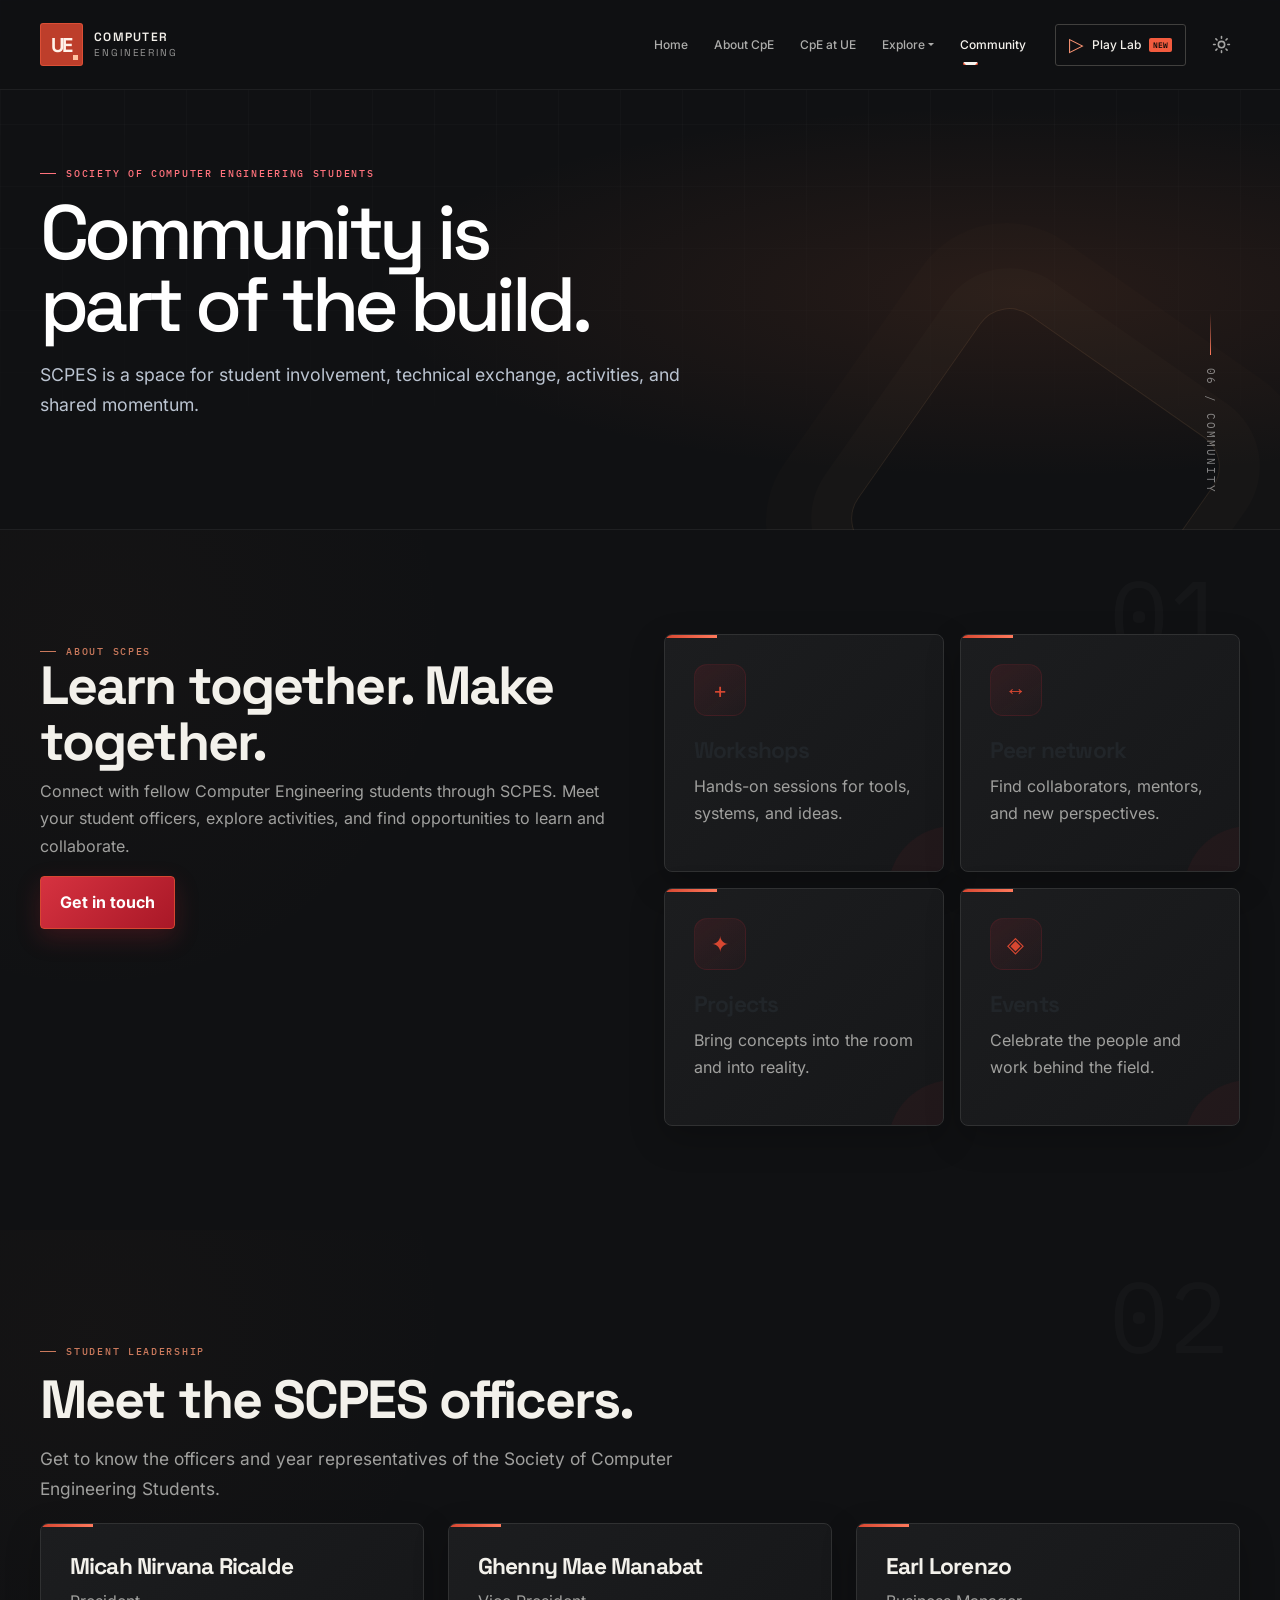
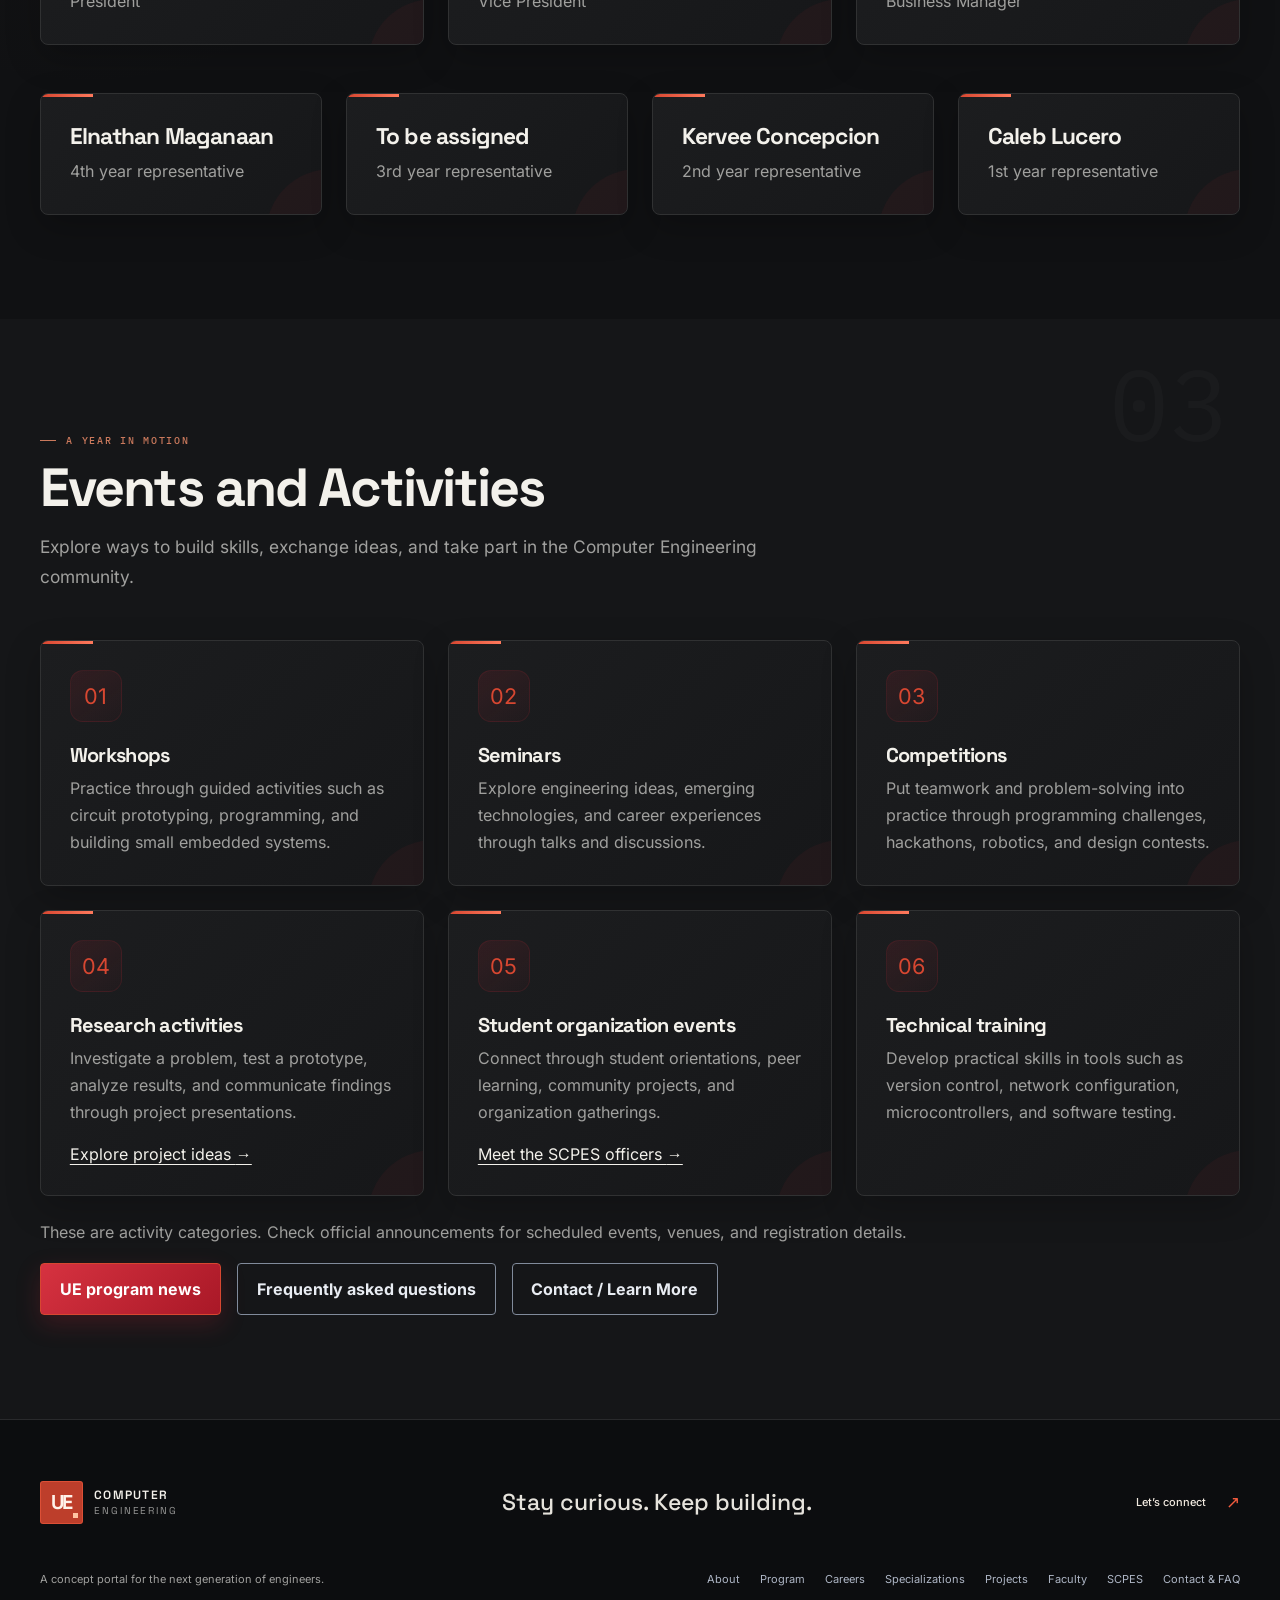
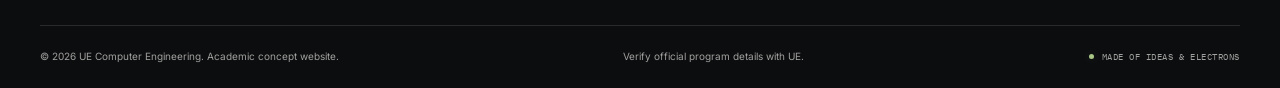
<file: scpes.html>
<!doctype html>
<html lang="en">

<head>
    <meta charset="utf-8">
    <meta name="viewport" content="width=device-width, initial-scale=1">
    <title>SCPES | UE Computer Engineering</title>
    <link href="assets/fonts.css" rel="stylesheet">
    <link href="assets/vendor/bootstrap.min.css" rel="stylesheet">
    <script src="js/theme-init.js"></script>
    <link rel="stylesheet" href="css/style.css">
    <link rel="stylesheet" href="css/experience.css">
</head>

<body data-page="scpes">
    <a class="skip-link" href="#main-content">Skip to content</a>
    <div class="progress-line"></div>
    <nav class="navbar navbar-expand-lg" aria-label="Main navigation">
            <div class="container">
                <a class="navbar-brand" href="index.html"><span class="brand-mark">UE<span class="brand-mark-dot"></span></span><span class="brand-wordmark">COMPUTER<span>ENGINEERING</span></span></a>
                <button class="navbar-toggler" type="button" data-bs-toggle="collapse" data-bs-target="#mainNav" aria-controls="mainNav" aria-expanded="false" aria-label="Toggle navigation"><span class="navbar-toggler-icon"></span></button>
                <div class="collapse navbar-collapse" id="mainNav">
                    <ul class="navbar-nav ms-auto align-items-lg-center">
                        <li class="nav-item"><a class="nav-link" href="index.html">Home</a></li>
                        <li class="nav-item"><a class="nav-link" href="about-cpe.html">About CpE</a></li>
                        <li class="nav-item"><a class="nav-link" href="cpe-ue.html">CpE at UE</a></li>
                        <li class="nav-item dropdown"><a class="nav-link dropdown-toggle" href="#" role="button" data-bs-toggle="dropdown" aria-expanded="false">Explore</a><ul class="dropdown-menu"><li><a class="dropdown-item" href="specializations.html">Specializations</a></li><li><a class="dropdown-item" href="careers.html">Careers</a></li><li><a class="dropdown-item" href="projects.html">Projects</a></li></ul></li>
                        <li class="nav-item dropdown"><a class="nav-link dropdown-toggle" href="#" role="button" data-bs-toggle="dropdown" aria-expanded="false">Community</a><ul class="dropdown-menu"><li><a class="dropdown-item" href="faculty.html">Faculty</a></li><li><a class="dropdown-item" href="scpes.html">SCPES</a></li><li><a class="dropdown-item" href="contact.html">Contact & FAQ</a></li></ul></li>
                        <li class="nav-item"><a class="nav-link nav-play" href="index.html#play-lab"><span aria-hidden="true">▷</span> Play Lab <span class="new-tag">NEW</span></a></li>
                    </ul>
                </div>
            </div>
        </nav>
    <main id="main-content" tabindex="-1">
        <section class="page-hero">
            <div class="container reveal"><span class="eyebrow">Society of Computer Engineering Students</span>
                <h1>Community is part of the build.</h1>
                <p>SCPES is a space for student involvement, technical exchange, activities, and shared momentum.</p>
            </div>
        </section>
        <section class="section-space">
            <div class="container">
                <div class="row g-5">
                    <div class="col-lg-6 reveal"><span class="eyebrow">About SCPES</span>
                        <h2>Learn together. Make together.</h2>
                        <p class="text-muted">Connect with fellow Computer Engineering students through SCPES.
                            Meet your student officers, explore activities, and find opportunities to learn and collaborate.
                        </p><a href="contact.html" class="btn btn-primary">Get in touch</a>
                    </div>
                    <div class="col-lg-6">
                        <div class="row g-3">
                            <div class="col-6 reveal">
                                <article class="card feature-card">
                                    <div class="icon-box">+</div>
                                    <h3>Workshops</h3>
                                    <p>Hands-on sessions for tools, systems, and ideas.</p>
                                </article>
                            </div>
                            <div class="col-6 reveal">
                                <article class="card feature-card">
                                    <div class="icon-box">↔</div>
                                    <h3>Peer network</h3>
                                    <p>Find collaborators, mentors, and new perspectives.</p>
                                </article>
                            </div>
                            <div class="col-6 reveal">
                                <article class="card feature-card">
                                    <div class="icon-box">✦</div>
                                    <h3>Projects</h3>
                                    <p>Bring concepts into the room and into reality.</p>
                                </article>
                            </div>
                            <div class="col-6 reveal">
                                <article class="card feature-card">
                                    <div class="icon-box">◈</div>
                                    <h3>Events</h3>
                                    <p>Celebrate the people and work behind the field.</p>
                                </article>
                            </div>
                        </div>
                    </div>
                </div>
            </div>
        </section>
        <section class="section-space" id="scpes-officers" aria-labelledby="scpes-officers-heading">
            <div class="container">
                <div class="section-heading reveal"><span class="eyebrow">Student leadership</span>
                    <h2 id="scpes-officers-heading">Meet the SCPES officers.</h2>
                    <p>Get to know the officers and year representatives of the Society of Computer Engineering Students.</p>
                </div>
                <div class="row g-4">
                    <div class="col-12 col-md-6 col-lg-4 reveal">
                        <article class="card feature-card">
                            <h3>Micah Nirvana Ricalde</h3>
                            <p class="mb-0">President</p>
                        </article>
                    </div>
                    <div class="col-12 col-md-6 col-lg-4 reveal">
                        <article class="card feature-card">
                            <h3>Ghenny Mae Manabat</h3>
                            <p class="mb-0">Vice President</p>
                        </article>
                    </div>
                    <div class="col-12 col-md-6 col-lg-4 reveal">
                        <article class="card feature-card">
                            <h3>Earl Lorenzo</h3>
                            <p class="mb-0">Business Manager</p>
                        </article>
                    </div>
                </div>
                <div class="row g-4 mt-4">
                    <div class="col-12 col-md-6 col-lg-3 reveal">
                        <article class="card feature-card">
                            <h3>Elnathan Maganaan</h3>
                            <p class="mb-0">4th year representative</p>
                        </article>
                    </div>
                    <div class="col-12 col-md-6 col-lg-3 reveal">
                        <article class="card feature-card">
                            <h3>To be assigned</h3>
                            <p class="mb-0">3rd year representative</p>
                        </article>
                    </div>
                    <div class="col-12 col-md-6 col-lg-3 reveal">
                        <article class="card feature-card">
                            <h3>Kervee Concepcion</h3>
                            <p class="mb-0">2nd year representative</p>
                        </article>
                    </div>
                    <div class="col-12 col-md-6 col-lg-3 reveal">
                        <article class="card feature-card">
                            <h3>Caleb Lucero</h3>
                            <p class="mb-0">1st year representative</p>
                        </article>
                    </div>
                </div>
            </div>
        </section>
        <section class="section-space bg-light" id="events" aria-labelledby="events-heading">
            <div class="container">
                <div class="section-heading reveal"><span class="eyebrow">A year in motion</span>
                    <h2 id="events-heading">Events and Activities</h2>
                    <p>Explore ways to build skills, exchange ideas, and take part in the Computer Engineering community.</p>
                </div>
                <div class="row g-4 mt-4">
                    <div class="col-md-6 col-lg-4 reveal">
                        <article class="card feature-card resource-card">
                            <div class="icon-box" aria-hidden="true">01</div>
                            <h3>Workshops</h3>
                            <p class="mb-0">Practice through guided activities such as circuit prototyping, programming, and building small embedded systems.</p>
                        </article>
                    </div>
                    <div class="col-md-6 col-lg-4 reveal">
                        <article class="card feature-card resource-card">
                            <div class="icon-box" aria-hidden="true">02</div>
                            <h3>Seminars</h3>
                            <p class="mb-0">Explore engineering ideas, emerging technologies, and career experiences through talks and discussions.</p>
                        </article>
                    </div>
                    <div class="col-md-6 col-lg-4 reveal">
                        <article class="card feature-card resource-card">
                            <div class="icon-box" aria-hidden="true">03</div>
                            <h3>Competitions</h3>
                            <p class="mb-0">Put teamwork and problem-solving into practice through programming challenges, hackathons, robotics, and design contests.</p>
                        </article>
                    </div>
                    <div class="col-md-6 col-lg-4 reveal">
                        <article class="card feature-card resource-card">
                            <div class="icon-box" aria-hidden="true">04</div>
                            <h3>Research activities</h3>
                            <p>Investigate a problem, test a prototype, analyze results, and communicate findings through project presentations.</p>
                            <a class="resource-link mt-auto" href="projects.html">Explore project ideas <span aria-hidden="true">&rarr;</span></a>
                        </article>
                    </div>
                    <div class="col-md-6 col-lg-4 reveal">
                        <article class="card feature-card resource-card">
                            <div class="icon-box" aria-hidden="true">05</div>
                            <h3>Student organization events</h3>
                            <p>Connect through student orientations, peer learning, community projects, and organization gatherings.</p>
                            <a class="resource-link mt-auto" href="#scpes-officers">Meet the SCPES officers <span aria-hidden="true">&rarr;</span></a>
                        </article>
                    </div>
                    <div class="col-md-6 col-lg-4 reveal">
                        <article class="card feature-card resource-card">
                            <div class="icon-box" aria-hidden="true">06</div>
                            <h3>Technical training</h3>
                            <p class="mb-0">Develop practical skills in tools such as version control, network configuration, microcontrollers, and software testing.</p>
                        </article>
                    </div>
                </div>
                <p class="text-muted mt-4">These are activity categories. Check official announcements for scheduled events, venues, and registration details.</p>
                <div class="d-flex flex-wrap gap-3">
                    <a class="btn btn-primary" href="https://www.ue.edu.ph/mla/computer/">UE program news</a>
                    <a class="btn btn-outline-dark" href="contact.html#faq">Frequently asked questions</a>
                    <a class="btn btn-outline-dark" href="contact.html#learn-more">Contact / Learn More</a>
                </div>
            </div>
        </section>
    </main>
    <footer class="site-footer">
        <div class="container"><div class="footer-top"><a class="navbar-brand" href="index.html"><span class="brand-mark">UE<span class="brand-mark-dot"></span></span><span class="brand-wordmark">COMPUTER<span>ENGINEERING</span></span></a><p>Stay curious. Keep building.</p><a class="text-link" href="contact.html">Let’s connect <span aria-hidden="true">↗</span></a></div><div class="footer-links"><span>A concept portal for the next generation of engineers.</span><nav aria-label="Footer navigation"><a href="about-cpe.html">About</a><a href="cpe-ue.html">Program</a><a href="careers.html">Careers</a><a href="specializations.html">Specializations</a><a href="projects.html">Projects</a><a href="faculty.html">Faculty</a><a href="scpes.html">SCPES</a><a href="contact.html">Contact & FAQ</a></nav></div><div class="footer-bottom"><small>© 2026 UE Computer Engineering. Academic concept website.</small><small>Verify official program details with UE.</small><span><i class="status-dot"></i> MADE OF IDEAS & ELECTRONS</span></div></div>
    </footer><button class="back-top" aria-label="Back to top">↑</button>
    <script src="assets/vendor/bootstrap.bundle.min.js"></script>
    <script src="js/script.js"></script>
    <script src="js/experience.js"></script>
</body>

</html>
</file>
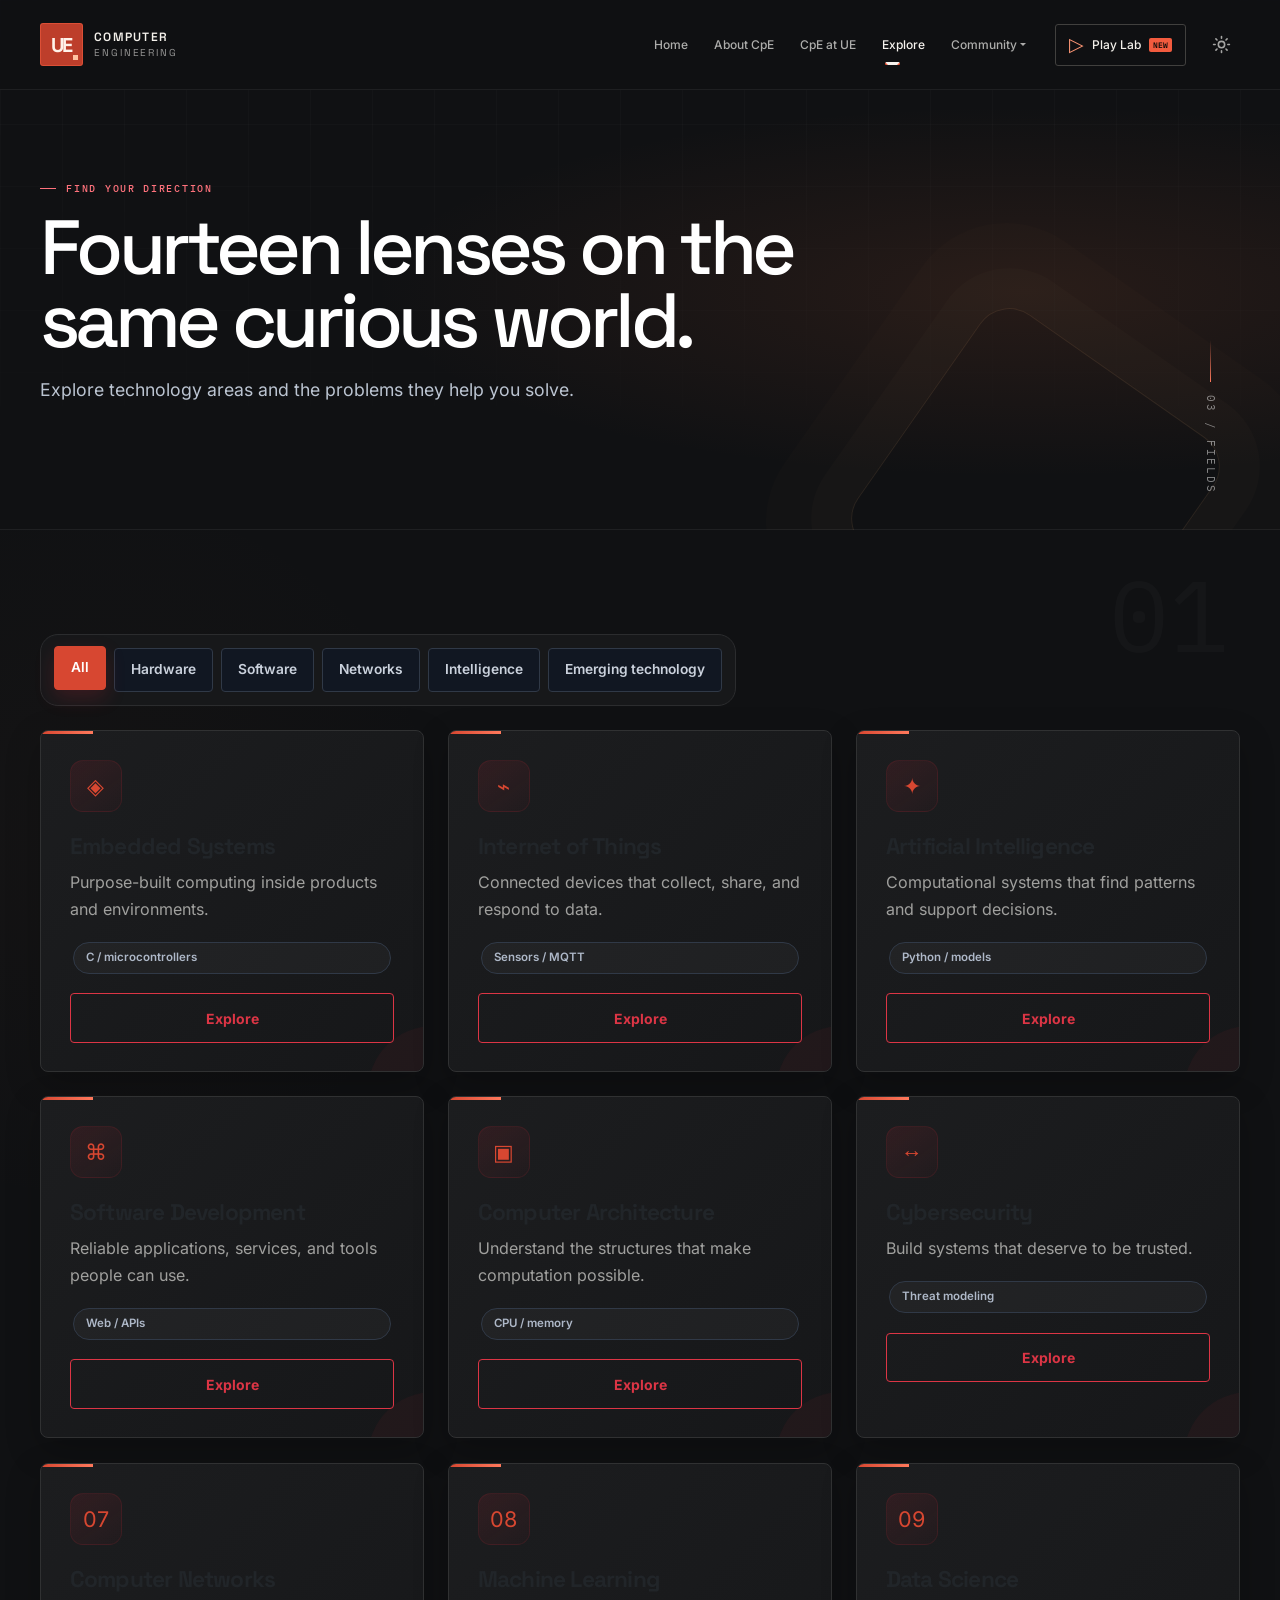
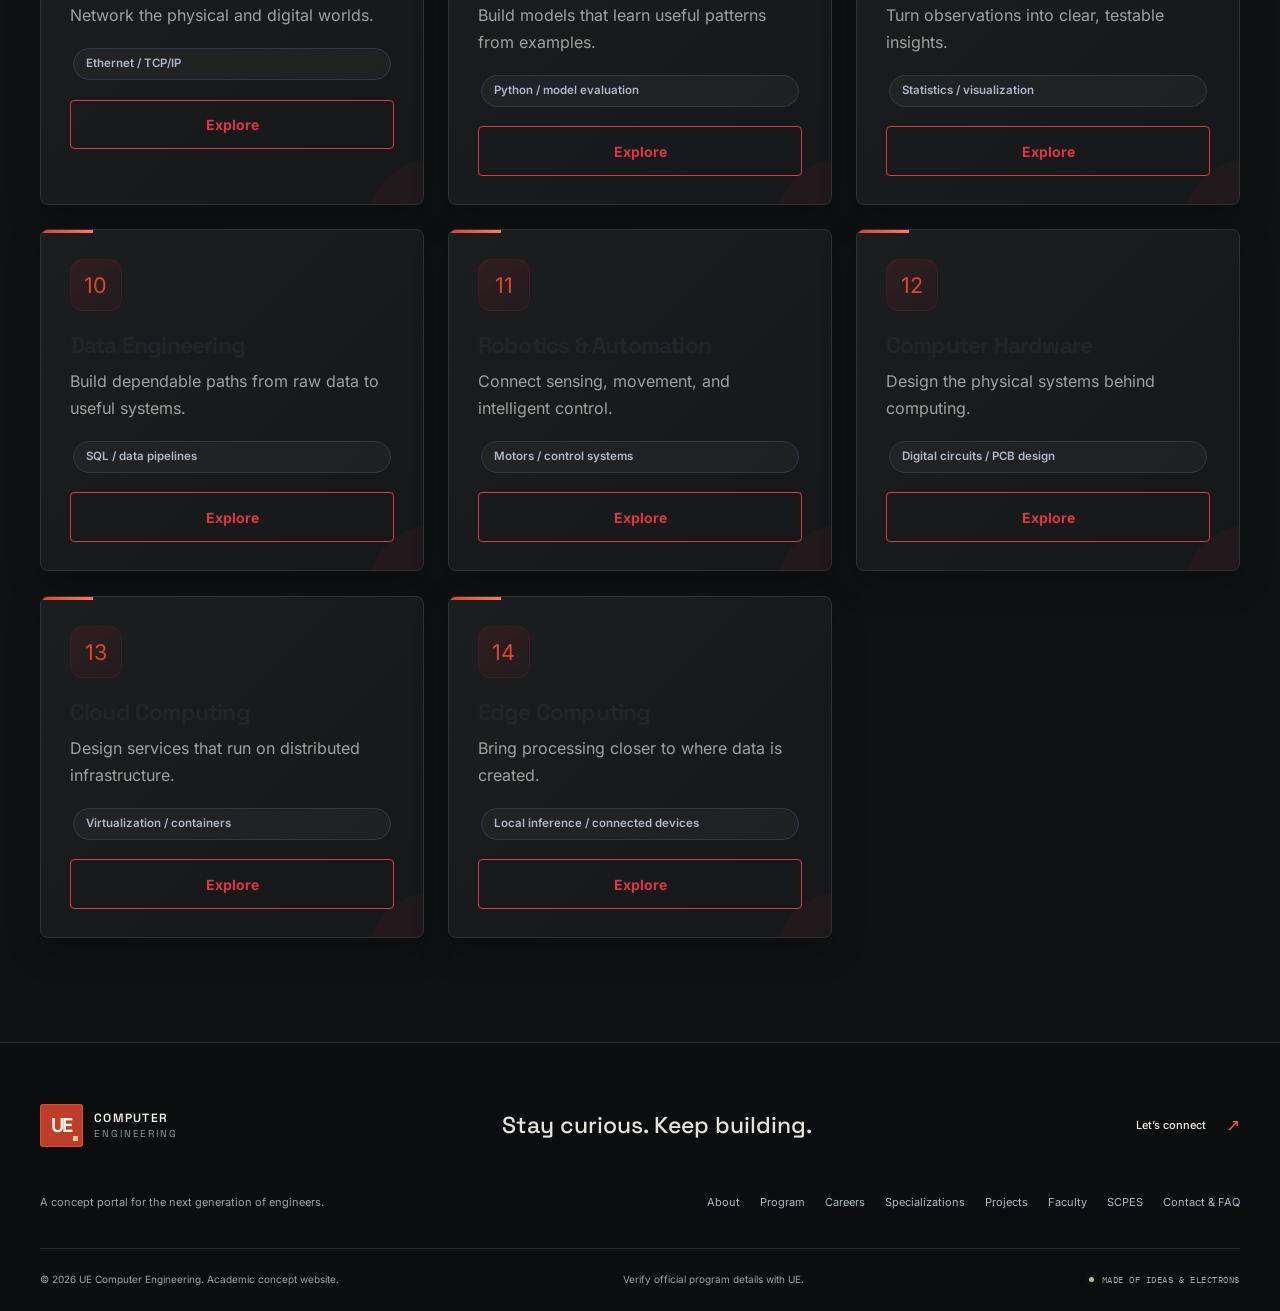
<file: specializations.html>
<!doctype html>
<html lang="en">

<head>
    <meta charset="utf-8">
    <meta name="viewport" content="width=device-width, initial-scale=1">
    <title>Specializations | UE Computer Engineering</title>
    <link href="assets/fonts.css" rel="stylesheet">
    <link href="assets/vendor/bootstrap.min.css" rel="stylesheet">
    <script src="js/theme-init.js"></script>
    <link rel="stylesheet" href="css/style.css">
    <link rel="stylesheet" href="css/experience.css">
</head>

<body data-page="specializations">
    <a class="skip-link" href="#main-content">Skip to content</a>
    <div class="progress-line"></div>
    <nav class="navbar navbar-expand-lg" aria-label="Main navigation">
            <div class="container">
                <a class="navbar-brand" href="index.html"><span class="brand-mark">UE<span class="brand-mark-dot"></span></span><span class="brand-wordmark">COMPUTER<span>ENGINEERING</span></span></a>
                <button class="navbar-toggler" type="button" data-bs-toggle="collapse" data-bs-target="#mainNav" aria-controls="mainNav" aria-expanded="false" aria-label="Toggle navigation"><span class="navbar-toggler-icon"></span></button>
                <div class="collapse navbar-collapse" id="mainNav">
                    <ul class="navbar-nav ms-auto align-items-lg-center">
                        <li class="nav-item"><a class="nav-link" href="index.html">Home</a></li>
                        <li class="nav-item"><a class="nav-link" href="about-cpe.html">About CpE</a></li>
                        <li class="nav-item"><a class="nav-link" href="cpe-ue.html">CpE at UE</a></li>
                        <li class="nav-item dropdown"><a class="nav-link dropdown-toggle" href="#" role="button" data-bs-toggle="dropdown" aria-expanded="false">Explore</a><ul class="dropdown-menu"><li><a class="dropdown-item" href="specializations.html">Specializations</a></li><li><a class="dropdown-item" href="careers.html">Careers</a></li><li><a class="dropdown-item" href="projects.html">Projects</a></li></ul></li>
                        <li class="nav-item dropdown"><a class="nav-link dropdown-toggle" href="#" role="button" data-bs-toggle="dropdown" aria-expanded="false">Community</a><ul class="dropdown-menu"><li><a class="dropdown-item" href="faculty.html">Faculty</a></li><li><a class="dropdown-item" href="scpes.html">SCPES</a></li><li><a class="dropdown-item" href="contact.html">Contact & FAQ</a></li></ul></li>
                        <li class="nav-item"><a class="nav-link nav-play" href="index.html#play-lab"><span aria-hidden="true">▷</span> Play Lab <span class="new-tag">NEW</span></a></li>
                    </ul>
                </div>
            </div>
        </nav>
    <main id="main-content" tabindex="-1">
        <section class="page-hero">
            <div class="container reveal"><span class="eyebrow">Find your direction</span>
                <h1>Fourteen lenses on the same curious world.</h1>
                <p>Explore technology areas and the problems they help you solve.</p>
            </div>
        </section>
        <section class="section-space">
            <div class="container">
                <div class="mb-4" data-filter-group="spec"><button class="filter-btn active"
                        data-filter="all">All</button><button class="filter-btn"
                        data-filter="hardware">Hardware</button><button class="filter-btn"
                        data-filter="software">Software</button><button class="filter-btn"
                        data-filter="networks">Networks</button><button class="filter-btn"
                        data-filter="intelligence">Intelligence</button><button class="filter-btn"
                        data-filter="emerging">Emerging technology</button></div>
                <div class="row g-4">
                    <div class="col-md-6 col-lg-4 filter-item reveal" data-filter-target="spec" data-category="hardware emerging">
                        <article class="card feature-card">
                            <div class="icon-box">◈</div>
                            <h3>Embedded Systems</h3>
                            <p>Purpose-built computing inside products and environments.</p><span class="pill">C /
                                microcontrollers</span><button class="btn btn-sm btn-outline-danger mt-3"
                                data-bs-toggle="modal" data-bs-target="#infoModal" data-modal-title="Embedded Systems"
                                data-modal-text="Explore the boundary between code and the physical world through sensors, firmware, and constrained devices.">Explore</button>
                        </article>
                    </div>
                    <div class="col-md-6 col-lg-4 filter-item reveal" data-filter-target="spec" data-category="networks emerging">
                        <article class="card feature-card">
                            <div class="icon-box">⌁</div>
                            <h3>Internet of Things</h3>
                            <p>Connected devices that collect, share, and respond to data.</p><span class="pill">Sensors
                                / MQTT</span><button class="btn btn-sm btn-outline-danger mt-3" data-bs-toggle="modal"
                                data-bs-target="#infoModal" data-modal-title="Internet of Things"
                                data-modal-text="Design responsible connected systems, from sensing and communication to useful user-facing services.">Explore</button>
                        </article>
                    </div>
                    <div class="col-md-6 col-lg-4 filter-item reveal" data-filter-target="spec" data-category="intelligence software">
                        <article class="card feature-card">
                            <div class="icon-box">✦</div>
                            <h3>Artificial Intelligence</h3>
                            <p>Computational systems that find patterns and support decisions.</p><span
                                class="pill">Python / models</span><button class="btn btn-sm btn-outline-danger mt-3"
                                data-bs-toggle="modal" data-bs-target="#infoModal"
                                data-modal-title="Artificial Intelligence"
                                data-modal-text="Study how data, algorithms, and evaluation shape systems that assist people and organizations.">Explore</button>
                        </article>
                    </div>
                    <div class="col-md-6 col-lg-4 filter-item reveal" data-filter-target="spec" data-category="software">
                        <article class="card feature-card">
                            <div class="icon-box">⌘</div>
                            <h3>Software Development</h3>
                            <p>Reliable applications, services, and tools people can use.</p><span class="pill">Web /
                                APIs</span><button class="btn btn-sm btn-outline-danger mt-3" data-bs-toggle="modal"
                                data-bs-target="#infoModal" data-modal-title="Software Development"
                                data-modal-text="Turn requirements into maintainable software through design, implementation, testing, and iteration.">Explore</button>
                        </article>
                    </div>
                    <div class="col-md-6 col-lg-4 filter-item reveal" data-filter-target="spec" data-category="hardware">
                        <article class="card feature-card">
                            <div class="icon-box">▣</div>
                            <h3>Computer Architecture</h3>
                            <p>Understand the structures that make computation possible.</p><span class="pill">CPU /
                                memory</span><button class="btn btn-sm btn-outline-danger mt-3" data-bs-toggle="modal"
                                data-bs-target="#infoModal" data-modal-title="Computer Architecture"
                                data-modal-text="Connect instruction sets, processors, memory, and performance into a coherent system.">Explore</button>
                        </article>
                    </div>
                    <div class="col-md-6 col-lg-4 filter-item reveal" data-filter-target="spec" data-category="networks emerging">
                        <article class="card feature-card">
                            <div class="icon-box">↔</div>
                            <h3>Cybersecurity</h3>
                            <p>Build systems that deserve to be trusted.</p><span class="pill">Threat
                                modeling</span><button class="btn btn-sm btn-outline-danger mt-3" data-bs-toggle="modal"
                                data-bs-target="#infoModal" data-modal-title="Cybersecurity"
                                data-modal-text="Identify risk, protect assets, and design resilience into systems from the start.">Explore</button>
                        </article>
                    </div>
                    <div class="col-md-6 col-lg-4 filter-item reveal" data-filter-target="spec" data-category="networks">
                        <article class="card feature-card">
                            <div class="icon-box" aria-hidden="true">07</div>
                            <h3>Computer Networks</h3>
                            <p>Network the physical and digital worlds.</p><span class="pill">Ethernet / TCP/IP</span>
                            <button class="btn btn-sm btn-outline-danger mt-3" type="button" data-bs-toggle="modal" data-bs-target="#infoModal" data-modal-title="Computer Networks" data-modal-text="Explore switching, routing, protocols, and troubleshooting. Apply networking skills to laboratories, workplaces, and connected devices. Related career: Network Engineer.">Explore</button>
                        </article>
                    </div>
                    <div class="col-md-6 col-lg-4 filter-item reveal" data-filter-target="spec" data-category="intelligence software">
                        <article class="card feature-card">
                            <div class="icon-box" aria-hidden="true">08</div>
                            <h3>Machine Learning</h3>
                            <p>Build models that learn useful patterns from examples.</p><span class="pill">Python / model evaluation</span>
                            <button class="btn btn-sm btn-outline-danger mt-3" type="button" data-bs-toggle="modal" data-bs-target="#infoModal" data-modal-title="Machine Learning" data-modal-text="Prepare datasets, train models, and evaluate performance on held-out examples. Applications include classification, forecasting, and anomaly detection. Related career: Machine Learning Engineer.">Explore</button>
                        </article>
                    </div>
                    <div class="col-md-6 col-lg-4 filter-item reveal" data-filter-target="spec" data-category="intelligence software">
                        <article class="card feature-card">
                            <div class="icon-box" aria-hidden="true">09</div>
                            <h3>Data Science</h3>
                            <p>Turn observations into clear, testable insights.</p><span class="pill">Statistics / visualization</span>
                            <button class="btn btn-sm btn-outline-danger mt-3" type="button" data-bs-toggle="modal" data-bs-target="#infoModal" data-modal-title="Data Science" data-modal-text="Combine statistics, programming, and domain knowledge to explore data, test ideas, and communicate what the evidence supports. Related career: Data Scientist.">Explore</button>
                        </article>
                    </div>
                    <div class="col-md-6 col-lg-4 filter-item reveal" data-filter-target="spec" data-category="software">
                        <article class="card feature-card">
                            <div class="icon-box" aria-hidden="true">10</div>
                            <h3>Data Engineering</h3>
                            <p>Build dependable paths from raw data to useful systems.</p><span class="pill">SQL / data pipelines</span>
                            <button class="btn btn-sm btn-outline-danger mt-3" type="button" data-bs-toggle="modal" data-bs-target="#infoModal" data-modal-title="Data Engineering" data-modal-text="Design data ingestion, transformation, and storage workflows. Focus on quality, reliability, and making data accessible for analysis. Related career: Data Engineer.">Explore</button>
                        </article>
                    </div>
                    <div class="col-md-6 col-lg-4 filter-item reveal" data-filter-target="spec" data-category="hardware intelligence emerging">
                        <article class="card feature-card">
                            <div class="icon-box" aria-hidden="true">11</div>
                            <h3>Robotics &amp; Automation</h3>
                            <p>Connect sensing, movement, and intelligent control.</p><span class="pill">Motors / control systems</span>
                            <button class="btn btn-sm btn-outline-danger mt-3" type="button" data-bs-toggle="modal" data-bs-target="#infoModal" data-modal-title="Robotics &amp; Automation" data-modal-text="Integrate sensors, actuators, and software to build machines that interact with the world. Explore navigation, feedback, and industrial automation. Related career: Robotics Engineer.">Explore</button>
                        </article>
                    </div>
                    <div class="col-md-6 col-lg-4 filter-item reveal" data-filter-target="spec" data-category="hardware">
                        <article class="card feature-card">
                            <div class="icon-box" aria-hidden="true">12</div>
                            <h3>Computer Hardware</h3>
                            <p>Design the physical systems behind computing.</p><span class="pill">Digital circuits / PCB design</span>
                            <button class="btn btn-sm btn-outline-danger mt-3" type="button" data-bs-toggle="modal" data-bs-target="#infoModal" data-modal-title="Computer Hardware" data-modal-text="Explore electronic components, digital logic, circuit layout, prototyping, and hardware testing. Balance performance, power, and practical constraints. Related career: Hardware Engineer.">Explore</button>
                        </article>
                    </div>
                    <div class="col-md-6 col-lg-4 filter-item reveal" data-filter-target="spec" data-category="networks software emerging">
                        <article class="card feature-card">
                            <div class="icon-box" aria-hidden="true">13</div>
                            <h3>Cloud Computing</h3>
                            <p>Design services that run on distributed infrastructure.</p><span class="pill">Virtualization / containers</span>
                            <button class="btn btn-sm btn-outline-danger mt-3" type="button" data-bs-toggle="modal" data-bs-target="#infoModal" data-modal-title="Cloud Computing" data-modal-text="Explore compute, storage, and networking services. Learn to design scalable applications and reason about reliability and resource use. Related career: Cloud Engineer.">Explore</button>
                        </article>
                    </div>
                    <div class="col-md-6 col-lg-4 filter-item reveal" data-filter-target="spec" data-category="hardware networks emerging">
                        <article class="card feature-card">
                            <div class="icon-box" aria-hidden="true">14</div>
                            <h3>Edge Computing</h3>
                            <p>Bring processing closer to where data is created.</p><span class="pill">Local inference / connected devices</span>
                            <button class="btn btn-sm btn-outline-danger mt-3" type="button" data-bs-toggle="modal" data-bs-target="#infoModal" data-modal-title="Edge Computing" data-modal-text="Process data near sensors and users to reduce network traffic and response delays. Consider the tradeoffs of constrained devices and distributed systems. Related career: Edge Systems Engineer.">Explore</button>
                        </article>
                    </div>
                </div>
            </div>
        </section>
    </main>
    <footer class="site-footer">
        <div class="container"><div class="footer-top"><a class="navbar-brand" href="index.html"><span class="brand-mark">UE<span class="brand-mark-dot"></span></span><span class="brand-wordmark">COMPUTER<span>ENGINEERING</span></span></a><p>Stay curious. Keep building.</p><a class="text-link" href="contact.html">Let’s connect <span aria-hidden="true">↗</span></a></div><div class="footer-links"><span>A concept portal for the next generation of engineers.</span><nav aria-label="Footer navigation"><a href="about-cpe.html">About</a><a href="cpe-ue.html">Program</a><a href="careers.html">Careers</a><a href="specializations.html">Specializations</a><a href="projects.html">Projects</a><a href="faculty.html">Faculty</a><a href="scpes.html">SCPES</a><a href="contact.html">Contact & FAQ</a></nav></div><div class="footer-bottom"><small>© 2026 UE Computer Engineering. Academic concept website.</small><small>Verify official program details with UE.</small><span><i class="status-dot"></i> MADE OF IDEAS & ELECTRONS</span></div></div>
    </footer>
    <div class="modal fade" id="infoModal" tabindex="-1" aria-labelledby="infoModalLabel">
        <div class="modal-dialog modal-dialog-centered">
            <div class="modal-content">
                <div class="modal-header">
                    <h2 class="modal-title fs-4" id="infoModalLabel">Specialization</h2><button class="btn-close"
                        data-bs-dismiss="modal" aria-label="Close"></button>
                </div>
                <div class="modal-body" id="modalContent"></div>
            </div>
        </div>
    </div><button class="back-top" aria-label="Back to top">↑</button>
    <script src="assets/vendor/bootstrap.bundle.min.js"></script>
    <script src="js/script.js"></script>
    <script src="js/experience.js"></script>
</body>

</html>
</file>
<file: assets/fonts.css>
@font-face {
  font-family: 'IBM Plex Mono';
  font-style: normal;
  font-weight: 400;
  font-display: swap;
  src: url(fonts/latin-0.woff2) format('woff2');
  unicode-range: U+0000-00FF, U+0131, U+0152-0153, U+02BB-02BC, U+02C6, U+02DA, U+02DC, U+0304, U+0308, U+0329, U+2000-206F, U+20AC, U+2122, U+2191, U+2193, U+2212, U+2215, U+FEFF, U+FFFD;
}
@font-face {
  font-family: 'IBM Plex Mono';
  font-style: normal;
  font-weight: 500;
  font-display: swap;
  src: url(fonts/latin-1.woff2) format('woff2');
  unicode-range: U+0000-00FF, U+0131, U+0152-0153, U+02BB-02BC, U+02C6, U+02DA, U+02DC, U+0304, U+0308, U+0329, U+2000-206F, U+20AC, U+2122, U+2191, U+2193, U+2212, U+2215, U+FEFF, U+FFFD;
}
@font-face {
  font-family: 'IBM Plex Mono';
  font-style: normal;
  font-weight: 600;
  font-display: swap;
  src: url(fonts/latin-2.woff2) format('woff2');
  unicode-range: U+0000-00FF, U+0131, U+0152-0153, U+02BB-02BC, U+02C6, U+02DA, U+02DC, U+0304, U+0308, U+0329, U+2000-206F, U+20AC, U+2122, U+2191, U+2193, U+2212, U+2215, U+FEFF, U+FFFD;
}
@font-face {
  font-family: 'Inter';
  font-style: normal;
  font-weight: 400 800;
  font-display: swap;
  src: url(fonts/latin-3.woff2) format('woff2');
  unicode-range: U+0000-00FF, U+0131, U+0152-0153, U+02BB-02BC, U+02C6, U+02DA, U+02DC, U+0304, U+0308, U+0329, U+2000-206F, U+20AC, U+2122, U+2191, U+2193, U+2212, U+2215, U+FEFF, U+FFFD;
}
@font-face {
  font-family: 'Space Grotesk';
  font-style: normal;
  font-weight: 400 700;
  font-display: swap;
  src: url(fonts/latin-4.woff2) format('woff2');
  unicode-range: U+0000-00FF, U+0131, U+0152-0153, U+02BB-02BC, U+02C6, U+02DA, U+02DC, U+0304, U+0308, U+0329, U+2000-206F, U+20AC, U+2122, U+2191, U+2193, U+2212, U+2215, U+FEFF, U+FFFD;
}
</file>
<file: css/style.css>
:root {
  --primary:#c62635;--primary-bright:#ff5b67;--primary-dark:#7d111d;--ink:#080b12;--ink-2:#101621;
  --text:#1b2330;--muted:#667085;--surface:#f4f6f8;--border:#e2e7ec;--white:#fff;
  --radius-sm:10px;--radius-md:18px;--radius-lg:28px;--section-space:104px;
  --shadow-sm:0 12px 35px rgba(8,11,18,.07);--shadow-lg:0 28px 80px rgba(8,11,18,.15)
}
*{box-sizing:border-box}html{scroll-behavior:smooth;scroll-padding-top:88px}body{margin:0;color:var(--text);font-family:Inter,Arial,sans-serif;background:var(--white);overflow-x:hidden;-webkit-font-smoothing:antialiased}body::selection{color:#fff;background:var(--primary)}a,button,input,select,textarea{-webkit-tap-highlight-color:transparent}a:focus-visible,button:focus-visible,input:focus-visible,select:focus-visible,textarea:focus-visible{outline:3px solid rgba(255,91,103,.42);outline-offset:3px}
h1,h2,h3,h4,h5,.navbar-brand{font-family:"Space Grotesk",Arial,sans-serif;font-weight:700;letter-spacing:-.035em}h1{font-size:clamp(3rem,7vw,6.7rem);line-height:.94}h2{font-size:clamp(2.15rem,4.2vw,3.7rem);line-height:1.04}h3{font-size:1.42rem;line-height:1.2}p{line-height:1.72}.container{max-width:1200px}.text-muted{color:var(--muted)!important}.bg-light{background:var(--surface)!important}
.eyebrow{display:inline-flex;align-items:center;gap:.65rem;color:var(--primary);font:700 .72rem/1 Inter,sans-serif;letter-spacing:.17em;text-transform:uppercase}.eyebrow::before{content:"";width:24px;height:2px;background:currentColor}.section-space{position:relative;padding:var(--section-space) 0}.section-space:not(.dark-band):not(.bg-light)::before{content:"";position:absolute;inset:0;pointer-events:none;background:radial-gradient(circle at 7% 15%,rgba(198,38,53,.055),transparent 21rem)}.section-space>.container{position:relative;z-index:1}.section-heading{max-width:720px;margin-bottom:1.25rem}.section-heading h2{margin:.85rem 0 1rem}.section-heading p{color:var(--muted);font-size:1.08rem}
/* navigation */
.navbar{position:fixed;top:0;width:100%;z-index:1000;padding:1.1rem 0;background:linear-gradient(to bottom,rgba(8,11,18,.78),transparent);transition:padding .3s,background .3s,box-shadow .3s}.navbar.scrolled,.navbar.show-menu{padding:.72rem 0;background:rgba(8,11,18,.9);backdrop-filter:blur(18px) saturate(150%);-webkit-backdrop-filter:blur(18px) saturate(150%);border-bottom:1px solid rgba(255,255,255,.08);box-shadow:0 12px 40px rgba(0,0,0,.18)}.navbar-brand{color:#fff!important;font-size:1.04rem;display:flex;align-items:center;gap:.72rem;letter-spacing:-.02em}.brand-mark{width:36px;height:36px;border:1px solid rgba(255,91,103,.7);border-radius:9px;display:grid;place-items:center;color:#fff;background:linear-gradient(145deg,var(--primary),var(--primary-dark));box-shadow:0 7px 20px rgba(198,38,53,.28);font-size:.72rem;letter-spacing:.05em}.nav-link{color:#cdd3dd!important;font-size:.84rem;font-weight:600;margin:0 .08rem;padding:.55rem .72rem!important;position:relative;min-height:42px;display:flex;align-items:center;border-radius:9px;transition:color .2s,background .2s}.nav-link:hover,.nav-link.active{color:#fff!important;background:rgba(255,255,255,.075)}.nav-link.active::after{content:"";position:absolute;bottom:4px;left:.72rem;width:18px;height:2px;border-radius:2px;background:var(--primary-bright)}.dropdown-menu{background:rgba(16,22,33,.98);border:1px solid rgba(255,255,255,.1);border-radius:13px;padding:.55rem;box-shadow:0 20px 50px rgba(0,0,0,.3)}.dropdown-item{color:#d9dee7;padding:.68rem .8rem;border-radius:8px;font-size:.86rem}.dropdown-item:hover,.dropdown-item:focus{color:#fff;background:var(--primary)}.navbar-toggler{min-width:44px;min-height:44px;border-color:rgba(255,255,255,.25)}.navbar-toggler-icon{filter:invert(1) grayscale(1) brightness(2)}
/* hero */
.hero{min-height:790px;display:flex;align-items:center;color:#fff;position:relative;overflow:hidden;padding:145px 0 105px;background:radial-gradient(circle at var(--pointer-x,78%) var(--pointer-y,28%),rgba(198,38,53,.28),transparent 22rem),radial-gradient(circle at 15% 95%,rgba(77,91,155,.14),transparent 28rem),linear-gradient(125deg,#070a10 0%,#101621 67%,#190d13 100%)}.hero::before,.page-hero::before{content:"";position:absolute;inset:0;background-image:linear-gradient(rgba(255,255,255,.05) 1px,transparent 1px),linear-gradient(90deg,rgba(255,255,255,.05) 1px,transparent 1px);background-size:56px 56px;mask-image:linear-gradient(to bottom,#000,transparent 95%)}.hero::after{content:"";position:absolute;width:640px;height:640px;right:-250px;top:-220px;border:1px solid rgba(255,255,255,.08);border-radius:50%;box-shadow:0 0 0 80px rgba(255,255,255,.018),0 0 0 160px rgba(255,255,255,.012)}.hero .container{position:relative;z-index:2}.hero h1{max-width:790px;margin:1.15rem 0 1.4rem;text-wrap:balance}.hero h1 span{color:transparent;background:linear-gradient(90deg,#ff6671,#ff9a78);-webkit-background-clip:text;background-clip:text}.hero-copy{max-width:620px;color:#b9c2cf;font-size:1.12rem;line-height:1.75}.hero-visual{min-height:390px;position:relative;perspective:900px}.processor{--rx:0deg;--ry:0deg;position:absolute;top:16%;left:15%;width:255px;height:255px;border:1px solid rgba(255,255,255,.3);border-radius:32px;transform:rotate(10deg) rotateX(var(--rx)) rotateY(var(--ry));background:linear-gradient(145deg,rgba(255,255,255,.09),rgba(198,38,53,.12));box-shadow:inset 0 0 35px rgba(255,255,255,.04),0 30px 90px rgba(198,38,53,.22);display:grid;place-items:center;transition:transform .2s ease-out;backdrop-filter:blur(8px)}.processor::before,.processor::after{content:"";position:absolute;inset:21px;border:1px dashed rgba(255,102,113,.55);border-radius:22px;animation:spin 24s linear infinite}.processor::after{inset:57px;border:1px solid rgba(255,255,255,.27);border-radius:16px;animation-direction:reverse;animation-duration:16s}.chip{width:76px;height:76px;position:relative;z-index:2;border:1px solid rgba(255,255,255,.28);border-radius:10px;background:linear-gradient(145deg,#e74450,#8f1522);box-shadow:0 0 0 9px rgba(198,38,53,.12),0 0 38px rgba(255,91,103,.58);animation:chipGlow 2.8s ease-in-out infinite}.chip::after{content:"CPE";position:absolute;inset:0;display:grid;place-items:center;color:#fff;font:700 .7rem "Space Grotesk";letter-spacing:.15em}.trace{position:absolute;z-index:3;background:linear-gradient(90deg,var(--primary-bright),transparent);opacity:.8;height:1px;transform-origin:left;animation:pulse 2.5s infinite}.trace::before{content:"";width:6px;height:6px;border-radius:50%;background:#fff;box-shadow:0 0 12px var(--primary-bright);position:absolute;left:35%;top:-2px;animation:signal 2.5s linear infinite}.trace.one{width:185px;left:50%;top:35%;transform:rotate(-25deg)}.trace.two{width:240px;left:43%;top:65%;transform:rotate(25deg);animation-delay:.5s}.trace.three{width:170px;left:28%;top:15%;transform:rotate(145deg);animation-delay:1s}.tech-label{position:absolute;z-index:4;background:rgba(16,22,33,.72);border:1px solid rgba(255,255,255,.16);border-radius:10px;padding:.72rem .9rem;font:600 .67rem/1 Inter,sans-serif;letter-spacing:.1em;color:#edf1f6;backdrop-filter:blur(14px);box-shadow:0 15px 35px rgba(0,0,0,.18);animation:float 5s ease-in-out infinite}.tech-label.a{right:0;top:11%}.tech-label.a::before{content:"";display:inline-block;width:7px;height:7px;margin-right:.5rem;border-radius:50%;background:#55e6a5;box-shadow:0 0 10px #55e6a5}.tech-label.b{right:5%;bottom:11%;animation-delay:-2s}.scroll-cue{position:absolute;z-index:3;bottom:28px;left:50%;transform:translateX(-50%);color:#aeb6c5;font-size:.66rem;letter-spacing:.16em;text-transform:uppercase;animation:bob 2s ease-in-out infinite}
/* buttons and cards */
.btn{border-radius:var(--radius-sm);padding:.82rem 1.18rem;font-weight:700;min-height:46px;transition:transform .25s,box-shadow .25s,background .25s,border-color .25s}.btn-primary{background:linear-gradient(135deg,#d63240,#a91827);border-color:var(--primary);box-shadow:0 9px 25px rgba(198,38,53,.22)}.btn-primary:hover{background:linear-gradient(135deg,#e63c49,#b51f2b);border-color:#d63240;transform:translateY(-3px);box-shadow:0 16px 34px rgba(198,38,53,.34)}.btn-outline-light:hover,.btn-outline-dark:hover{transform:translateY(-3px)}.btn-arrow::after{content:" →";display:inline-block;transition:transform .2s}.btn-arrow:hover::after{transform:translateX(5px)}.card{--tilt-x:0deg;--tilt-y:0deg;border:1px solid var(--border);border-radius:var(--radius-md);background:rgba(255,255,255,.9);box-shadow:var(--shadow-sm);height:100%;overflow:hidden;transform:perspective(900px) rotateX(var(--tilt-x)) rotateY(var(--tilt-y));transition:transform .32s,box-shadow .32s,border-color .32s}.card:hover{transform:perspective(900px) rotateX(var(--tilt-x)) rotateY(var(--tilt-y)) translateY(-8px);box-shadow:var(--shadow-lg);border-color:rgba(198,38,53,.38)}.feature-card{padding:1.8rem;position:relative;isolation:isolate}.feature-card::before{content:"";position:absolute;z-index:-1;top:0;left:0;width:52px;height:3px;background:linear-gradient(90deg,var(--primary),var(--primary-bright));transition:width .4s}.feature-card::after{content:"";position:absolute;z-index:-1;width:130px;height:130px;right:-75px;bottom:-85px;border-radius:50%;background:rgba(198,38,53,.06);transition:transform .4s}.feature-card:hover::before{width:100%}.feature-card:hover::after{transform:scale(1.7)}.icon-box{width:52px;height:52px;display:grid;place-items:center;color:var(--primary);background:linear-gradient(145deg,rgba(198,38,53,.13),rgba(198,38,53,.035));border:1px solid rgba(198,38,53,.13);font-size:1.35rem;margin-bottom:1.35rem;border-radius:13px;transition:transform .3s,background .3s,color .3s}.feature-card:hover .icon-box{transform:rotate(-5deg) scale(1.08);color:#fff;background:var(--primary)}.feature-card p,.project-card p{color:var(--muted);line-height:1.68}
.dark-band{color:#fff;overflow:hidden;background:radial-gradient(circle at 92% 0,rgba(198,38,53,.2),transparent 24rem),var(--ink)}.dark-band::after{content:"";position:absolute;width:330px;height:330px;right:-190px;bottom:-190px;border:1px solid rgba(255,255,255,.08);border-radius:50%;box-shadow:0 0 0 55px rgba(255,255,255,.015),0 0 0 110px rgba(255,255,255,.01)}.dark-band .feature-card{background:rgba(255,255,255,.035);border-color:rgba(255,255,255,.12)!important;backdrop-filter:blur(8px)}.dark-band .feature-card:hover{background:rgba(255,255,255,.065);border-color:rgba(255,91,103,.55)!important}.dark-band .feature-card p,.dark-band .text-muted,.dark-band .section-heading p{color:#aeb8c7!important}.metric{position:relative;padding:.6rem 0 .6rem 1.25rem;border-left:2px solid var(--primary)}.metric strong{font:700 2.65rem "Space Grotesk";display:block;color:#fff}.metric span{color:#adb6c6;font-size:.84rem}.marquee{overflow:hidden;background:linear-gradient(90deg,#9d1724,#d83341,#9d1724);color:#fff;padding:.95rem 0;font-family:"Space Grotesk";font-weight:700;letter-spacing:.1em;box-shadow:0 8px 30px rgba(181,31,43,.2)}.marquee-track{width:max-content;white-space:nowrap;animation:marquee 26s linear infinite}.marquee:hover .marquee-track{animation-play-state:paused}
/* inner pages */
.page-hero{min-height:530px;display:flex;align-items:center;padding:155px 0 92px;color:#fff;overflow:hidden;position:relative;background:radial-gradient(circle at 82% 35%,rgba(198,38,53,.3),transparent 20rem),linear-gradient(125deg,#070a10,#111827 70%,#1c0e14)}.page-hero .container{position:relative;z-index:2}.page-hero::after{content:"";position:absolute;right:8%;bottom:-105px;width:285px;height:285px;border:1px solid rgba(255,91,103,.45);border-radius:36px;transform:rotate(35deg);box-shadow:0 0 0 28px rgba(198,38,53,.045),0 0 0 56px rgba(198,38,53,.025);animation:drift 9s ease-in-out infinite}.page-hero h1{font-size:clamp(3rem,6vw,5.65rem);max-width:880px;margin:1rem 0 1.2rem;text-wrap:balance}.page-hero p{max-width:680px;color:#bbc4d1;font-size:1.1rem;line-height:1.75}.page-hero .eyebrow{color:#ff727c}.pill{display:inline-flex;align-items:center;border:1px solid var(--border);border-radius:100px;padding:.42rem .72rem;font-size:.72rem;font-weight:600;margin:.2rem;color:var(--muted);background:rgba(255,255,255,.6)}.filter-btn{border:1px solid var(--border);background:#fff;color:var(--text);border-radius:100px;padding:.62rem 1rem;min-height:44px;margin:.25rem;font-size:.86rem;font-weight:600;transition:.2s}.filter-btn.active,.filter-btn:hover{background:var(--primary);border-color:var(--primary);color:#fff;box-shadow:0 8px 20px rgba(198,38,53,.2);transform:translateY(-2px)}.diagram-node{padding:1.05rem;text-align:center;border:1px solid var(--border);background:#fff;border-radius:var(--radius-md);cursor:pointer;transition:transform .25s,border-color .25s,box-shadow .25s}.diagram-node:hover,.diagram-node.selected{transform:translateY(-4px);border-color:var(--primary);box-shadow:0 14px 35px rgba(181,31,43,.14)}.diagram-node.selected{color:var(--primary)}.diagram-line{height:34px;width:2px;background:linear-gradient(var(--primary),rgba(198,38,53,.15));margin:auto}.timeline{border-left:2px solid rgba(181,31,43,.28);padding-left:1.65rem}.timeline-item{position:relative;margin-bottom:2.1rem}.timeline-item::before{content:"";position:absolute;left:-2.08rem;top:.22rem;width:14px;height:14px;border:3px solid #fff;border-radius:50%;background:var(--primary);box-shadow:0 0 0 4px rgba(198,38,53,.15)}.project-image{height:220px;width:100%;object-fit:cover;background:linear-gradient(135deg,#111827,#b51f2b);transition:transform .55s,filter .4s}.card:hover .project-image{transform:scale(1.055);filter:saturate(1.15)}.project-card .card-body{position:relative;z-index:2;padding:1.45rem;background:#fff}.gallery-img{height:230px;object-fit:cover;width:100%;cursor:pointer;transition:transform .4s,filter .4s}.gallery-img:hover{transform:scale(1.025);filter:contrast(1.05) saturate(1.08)}.form-control,.form-select{padding:.82rem .9rem;border-color:var(--border);border-radius:10px;background-color:rgba(255,255,255,.9)}.form-control:focus,.form-select:focus{border-color:var(--primary);box-shadow:0 0 0 .22rem rgba(181,31,43,.13)}.accordion-item{border-color:var(--border);background:transparent}.accordion-button{font-family:"Space Grotesk";font-weight:600;padding:1.25rem}.accordion-button:not(.collapsed){color:var(--primary-dark);background:rgba(198,38,53,.06);box-shadow:none}.accordion-button:focus{box-shadow:0 0 0 .2rem rgba(198,38,53,.12)}
/* footer */
.site-footer{position:relative;overflow:hidden;background:#06080d;color:#98a2b2;padding:68px 0 26px;border-top:1px solid rgba(255,255,255,.06)}.site-footer::after{content:"CPE";position:absolute;right:-1rem;bottom:-4.2rem;color:rgba(255,255,255,.025);font:700 13rem/1 "Space Grotesk";pointer-events:none}.site-footer .container{position:relative;z-index:1}.site-footer a{color:#aeb6c5;text-decoration:none;display:block;width:fit-content;margin:.55rem 0;transition:color .2s,transform .2s}.site-footer a:hover{color:#fff;transform:translateX(3px)}.site-footer .navbar-brand:hover{transform:none}.back-top{position:fixed;right:22px;bottom:22px;width:48px;height:48px;border-radius:14px;border:1px solid rgba(255,255,255,.2);background:linear-gradient(145deg,#db3442,#971723);color:#fff;opacity:0;visibility:hidden;transform:translateY(12px);transition:.25s;box-shadow:0 12px 28px rgba(181,31,43,.3);z-index:900}.back-top.visible{opacity:1;visibility:visible;transform:none}.back-top:hover{transform:translateY(-4px)}.progress-line{position:fixed;top:0;left:0;height:3px;background:linear-gradient(90deg,var(--primary),#ff8b72);width:0;z-index:1100;box-shadow:0 0 10px rgba(255,91,103,.5)}.reveal{opacity:0;transform:translateY(26px);transition:opacity .75s,transform .75s cubic-bezier(.2,.7,.2,1);transition-delay:calc(var(--i,0)*55ms)}.reveal.visible{opacity:1;transform:none}
@keyframes pulse{50%{opacity:.25}}@keyframes signal{from{transform:translateX(0)}to{transform:translateX(105px)}}@keyframes chipGlow{50%{box-shadow:0 0 0 12px rgba(198,38,53,.08),0 0 55px rgba(255,91,103,.7)}}@keyframes float{50%{transform:translateY(-10px)}}@keyframes bob{50%{transform:translate(-50%,6px)}}@keyframes spin{to{transform:rotate(360deg)}}@keyframes drift{50%{transform:rotate(43deg) translateY(-15px)}}@keyframes marquee{to{transform:translateX(-50%)}}
@media(max-width:991px){.navbar{padding:.72rem 0;background:rgba(8,11,18,.92);backdrop-filter:blur(16px)}.navbar-collapse{margin-top:.65rem;padding:.7rem;border:1px solid rgba(255,255,255,.08);border-radius:14px;background:rgba(16,22,33,.96);max-height:calc(100vh - 92px);overflow-y:auto}.dropdown-menu{box-shadow:none;background:rgba(255,255,255,.04)}.nav-link.active::after{left:.75rem}.hero{min-height:auto;padding:140px 0 90px}.hero-visual{min-height:330px;margin-top:2.5rem}.processor{left:26%;width:215px;height:215px}.page-hero{min-height:470px}}
@media(max-width:575px){:root{--section-space:72px}.navbar-brand{font-size:.84rem}.brand-mark{width:33px;height:33px;flex:0 0 auto}.hero h1{font-size:clamp(2.85rem,13.5vw,4rem);overflow-wrap:anywhere}.hero-copy{font-size:1rem}.hero-visual{min-height:270px}.processor{left:14%;width:180px;height:180px;border-radius:24px}.processor::after{inset:45px}.chip{width:62px;height:62px}.tech-label{font-size:.58rem}.tech-label.a{right:0}.tech-label.b{right:1%;bottom:1%}.scroll-cue{display:none}.page-hero{min-height:430px;padding:130px 0 70px}.page-hero::after{width:210px;height:210px;right:-75px}.section-heading p{font-size:1rem}.feature-card{padding:1.45rem}.metric{margin-bottom:1.4rem}.site-footer::after{font-size:8rem}}
@media(prefers-reduced-motion:reduce){*,*::before,*::after{scroll-behavior:auto!important;animation-duration:.01ms!important;animation-iteration-count:1!important;transition-duration:.01ms!important}.reveal{opacity:1;transform:none}}

/* Theme control and expanded page experience */
html{background:var(--ink)}
body,.card,.form-control,.form-select,.accordion-button,.accordion-body,.modal-content,.tab-content,.diagram-node,.filter-btn{transition:background-color .35s ease,color .35s ease,border-color .35s ease,box-shadow .35s ease}
.theme-toggle{flex:0 0 44px;width:44px;height:44px;margin-left:.65rem;border:1px solid rgba(255,255,255,.16);border-radius:12px;background:rgba(255,255,255,.07);color:#fff;display:grid;place-items:center;position:relative;overflow:hidden;transition:transform .25s,background .25s,border-color .25s}.theme-toggle:hover{transform:translateY(-2px);background:rgba(255,255,255,.13);border-color:rgba(255,255,255,.3)}.theme-toggle svg{width:19px;height:19px;position:absolute;transition:transform .45s cubic-bezier(.2,.8,.2,1),opacity .3s}.theme-toggle .sun{opacity:0;transform:rotate(-70deg) scale(.5)}.theme-toggle .moon{opacity:1;transform:rotate(0) scale(1)}html[data-theme="dark"] .theme-toggle .sun{opacity:1;transform:rotate(0) scale(1)}html[data-theme="dark"] .theme-toggle .moon{opacity:0;transform:rotate(70deg) scale(.5)}
.page-signature{position:absolute;right:5%;bottom:2.25rem;z-index:2;display:flex;align-items:center;gap:.8rem;color:rgba(255,255,255,.48);font:700 .66rem/1 Inter,sans-serif;letter-spacing:.19em;text-transform:uppercase;writing-mode:vertical-rl}.page-signature::before{content:"";width:1px;height:42px;background:linear-gradient(transparent,var(--primary-bright))}
.section-space[data-section-index]::after{content:attr(data-section-index);position:absolute;right:4vw;top:2.2rem;color:rgba(12,18,28,.035);font:700 clamp(5rem,10vw,9rem)/1 "Space Grotesk";pointer-events:none}.dark-band[data-section-index]::after,html[data-theme="dark"] .section-space[data-section-index]::after{color:rgba(255,255,255,.025)}
.section-rail{position:fixed;right:20px;top:50%;z-index:800;display:flex;flex-direction:column;gap:10px;transform:translateY(-50%);padding:10px 7px;border:1px solid rgba(127,137,152,.18);border-radius:100px;background:rgba(255,255,255,.64);backdrop-filter:blur(12px);box-shadow:0 8px 25px rgba(8,11,18,.08)}.section-rail button{width:7px;height:7px;padding:0;border:0;border-radius:50%;background:#9aa3b1;transition:height .25s,background .25s,box-shadow .25s}.section-rail button.active{height:24px;border-radius:6px;background:var(--primary);box-shadow:0 0 0 4px rgba(198,38,53,.1)}
.page-hero{background:radial-gradient(circle at var(--page-x,82%) var(--page-y,35%),rgba(198,38,53,.34),transparent 21rem),linear-gradient(125deg,#070a10,#111827 70%,#1c0e14)}body[data-page="specializations"] .page-hero{--hero-accent:rgba(112,86,255,.2)}body[data-page="careers"] .page-hero{--hero-accent:rgba(31,144,214,.18)}body[data-page="faculty"] .page-hero{--hero-accent:rgba(236,151,45,.14)}body[data-page="scpes"] .page-hero{--hero-accent:rgba(90,198,155,.14)}body[data-page="projects"] .page-hero{--hero-accent:rgba(92,102,220,.16)}body[data-page="contact"] .page-hero{--hero-accent:rgba(218,95,142,.14)}.page-hero{box-shadow:inset 0 -1px rgba(255,255,255,.06),inset 0 -140px 180px var(--hero-accent,transparent)}
.nav-tabs{gap:.45rem;border:0;padding:.45rem;border-radius:15px;background:var(--surface);width:fit-content}.nav-tabs .nav-link{min-height:44px;margin:0!important;padding:.65rem 1rem!important;border:0!important;border-radius:10px!important;color:var(--muted)!important;background:transparent!important;font-weight:700}.nav-tabs .nav-link::after{display:none}.nav-tabs .nav-link:hover{color:var(--text)!important}.nav-tabs .nav-link.active{color:#fff!important;background:var(--primary)!important;box-shadow:0 8px 20px rgba(198,38,53,.22)}.tab-content{border:1px solid var(--border)!important;border-radius:var(--radius-lg);margin-top:1rem;background:linear-gradient(145deg,#fff,var(--surface));box-shadow:var(--shadow-sm);min-height:280px}.tab-content .tab-pane{animation:tabIn .35s ease}.tab-content .pill{min-width:100%;justify-content:center;padding:.75rem}
#contactForm{padding:clamp(1.5rem,4vw,2.6rem);border:1px solid var(--border);border-radius:var(--radius-lg);background:linear-gradient(145deg,#fff,var(--surface));box-shadow:var(--shadow-lg)}.form-label{font-size:.82rem;font-weight:700;color:var(--text)}.accordion{border-radius:var(--radius-md);overflow:hidden;box-shadow:var(--shadow-sm)}.accordion-item{border-left:0;border-right:0}.accordion-body{color:var(--muted);padding:1.2rem 1.35rem 1.5rem}.modal-content{border:1px solid var(--border);border-radius:var(--radius-md);overflow:hidden;box-shadow:var(--shadow-lg)}
body[data-page="faculty"] .feature-card{padding-top:5.6rem}body[data-page="faculty"] .feature-card .icon-box{position:absolute;left:1.5rem;top:1.5rem;width:auto;height:auto;border:0;background:none;color:rgba(198,38,53,.28);font-size:2.7rem;line-height:1;font-family:"Space Grotesk"}body[data-page="faculty"] .feature-card:hover .icon-box{transform:none;background:none;color:var(--primary)}
body[data-page="projects"] .project-card,body[data-page="specializations"] .feature-card,body[data-page="careers"] .feature-card{min-height:100%}body[data-page="specializations"] [data-filter-group],body[data-page="projects"] [data-filter-group]{padding:.55rem;border:1px solid var(--border);border-radius:18px;background:var(--surface);width:fit-content}.carousel-inner{border-radius:var(--radius-lg);box-shadow:var(--shadow-lg)}.carousel-item>div{min-height:250px;display:flex;flex-direction:column;justify-content:center;border-radius:var(--radius-lg)!important;background:radial-gradient(circle at 85% 20%,rgba(198,38,53,.32),transparent 14rem),var(--ink)!important}.carousel-control-prev,.carousel-control-next{width:64px}
.diagram-node{position:relative;overflow:hidden;font-weight:700;letter-spacing:.08em}.diagram-node::after{content:"";position:absolute;inset:0;background:linear-gradient(115deg,transparent 35%,rgba(255,255,255,.65),transparent 65%);transform:translateX(-120%);transition:transform .6s}.diagram-node:hover::after{transform:translateX(120%)}
@keyframes tabIn{from{opacity:0;transform:translateY(8px)}}

/* True dark mode */
html[data-theme="dark"]{--text:#eef1f6;--muted:#9ca7b7;--surface:#111722;--border:#29313e;--white:#0a0e15;--shadow-sm:0 12px 35px rgba(0,0,0,.22);--shadow-lg:0 28px 80px rgba(0,0,0,.38)}
html[data-theme="dark"] body{background:#0a0e15;color:var(--text)}html[data-theme="dark"] .bg-light{background:#0e141e!important}html[data-theme="dark"] .section-space:not(.dark-band):not(.bg-light)::before{background:radial-gradient(circle at 7% 15%,rgba(198,38,53,.11),transparent 23rem)}html[data-theme="dark"] .card{background:linear-gradient(145deg,rgba(19,26,38,.98),rgba(12,17,25,.98));border-color:var(--border)}html[data-theme="dark"] .project-card .card-body{background:#111722}html[data-theme="dark"] .pill{color:#aeb8c8;background:rgba(255,255,255,.035);border-color:#303947}html[data-theme="dark"] .filter-btn{color:#cad1dc;background:#111722;border-color:#303947}html[data-theme="dark"] .filter-btn.active,html[data-theme="dark"] .filter-btn:hover{color:#fff;background:var(--primary);border-color:var(--primary)}html[data-theme="dark"] .diagram-node{color:#e7ebf2;background:#111722;border-color:#303947}html[data-theme="dark"] .timeline-item::before{border-color:#0e141e}html[data-theme="dark"] .form-control,html[data-theme="dark"] .form-select{color:#eef1f6;background-color:#0d131d;border-color:#303947}html[data-theme="dark"] .form-control::placeholder{color:#758092}html[data-theme="dark"] .form-select{--bs-form-select-bg-img:url("data:image/svg+xml,%3csvg xmlns='http://www.w3.org/2000/svg' viewBox='0 0 16 16'%3e%3cpath fill='none' stroke='%23adb5bd' stroke-linecap='round' stroke-linejoin='round' stroke-width='2' d='m2 5 6 6 6-6'/%3e%3c/svg%3e")}html[data-theme="dark"] #contactForm,html[data-theme="dark"] .tab-content{background:linear-gradient(145deg,#121925,#0d121b)}html[data-theme="dark"] .nav-tabs{background:#111722}html[data-theme="dark"] .accordion-item,html[data-theme="dark"] .accordion-button,html[data-theme="dark"] .accordion-body{color:var(--text);background:#111722;border-color:#29313e}html[data-theme="dark"] .accordion-button:not(.collapsed){color:#ff7b84;background:rgba(198,38,53,.13)}html[data-theme="dark"] .accordion-button::after{filter:invert(1) grayscale(1)}html[data-theme="dark"] .modal-content,html[data-theme="dark"] .modal-header{color:var(--text);background:#111722;border-color:#29313e}html[data-theme="dark"] .btn-close{filter:invert(1) grayscale(1)}html[data-theme="dark"] .section-rail{background:rgba(13,18,27,.72);border-color:rgba(255,255,255,.1)}html[data-theme="dark"] .section-rail button{background:#596474}html[data-theme="dark"] .section-rail button.active{background:var(--primary-bright)}html[data-theme="dark"] .border{border-color:#303947!important}html[data-theme="dark"] hr{border-color:#323a47}html[data-theme="dark"] .btn-outline-dark{color:#e8ecf2;border-color:#818b9b}html[data-theme="dark"] .btn-outline-dark:hover{color:#0a0e15;background:#eef1f6}

@media(max-width:991px){.theme-toggle{position:absolute;right:68px;top:.72rem;margin:0}.section-rail{display:none}.page-signature{display:none}.nav-tabs{width:100%;overflow-x:auto;flex-wrap:nowrap}.nav-tabs .nav-item{flex:0 0 auto}}
@media(max-width:575px){.theme-toggle{right:64px;top:.68rem;width:42px;height:42px}#contactForm{padding:1.25rem}.section-space[data-section-index]::after{font-size:4.5rem;right:1rem;top:1rem}body[data-page="specializations"] [data-filter-group],body[data-page="projects"] [data-filter-group]{width:100%}}
.navbar-brand{flex-shrink:0}
@media(min-width:992px) and (max-width:1199px){.navbar-brand{font-size:.88rem}.navbar .nav-link{font-size:.78rem;padding:.5rem!important}.theme-toggle{margin-left:.35rem}}
</file>
<file: css/experience.css>
/* CpE experience: shared shell, immersive home, and accessible learning games. */
:root {
  --accent: #f25b3e;
  --accent-soft: #ff9775;
  --primary: #d74731;
  --primary-bright: #ff795c;
  --primary-dark: #a53122;
  --page-bg: #f7f6f2;
  --panel: #fff;
  --panel-raised: #f0eee9;
  --line: #dcdad3;
  --heading: #1b1c1e;
  --body-copy: #626260;
  --mono: 'IBM Plex Mono', 'Consolas', monospace;
}
html[data-theme="dark"] {
  --page-bg: #101113;
  --panel: #17181a;
  --panel-raised: #1e1f21;
  --line: #2b2c2e;
  --heading: #f3f1eb;
  --body-copy: #a0a09e;
  --text: #f3f1eb;
  --muted: #a0a09e;
  --surface: #17181a;
  --border: #2b2c2e;
  --white: #101113;
}
body, html[data-theme="dark"] body { background: var(--page-bg); }
body { color: var(--heading); }
::selection { color: #fff; background: #a63a28; }
.container { max-width: 1264px; padding-left: 32px; padding-right: 32px; }
.icon-definitions { position: absolute; width: 0; height: 0; overflow: hidden; }
.ui-icon { width: 24px; height: 24px; fill: none; stroke: currentColor; stroke-width: 1.5; stroke-linecap: round; stroke-linejoin: round; flex-shrink: 0; }
.skip-link { position: fixed; top: -80px; left: 16px; z-index: 3000; padding: 14px 22px; background: #fff; color: #121212; border-radius: 4px; }
.skip-link:focus { top: 12px; }
main:focus { outline: none !important; }
:focus-visible { outline: 2px solid var(--accent-soft) !important; outline-offset: 5px !important; }
.reveal { opacity: 1; transform: none; }
.reveal.reveal-ready:not(.visible) { opacity: 0; transform: translateY(22px); }
.reveal.reveal-ready { transition: opacity .7s ease, transform .7s cubic-bezier(.16,1,.3,1); transition-delay: calc(var(--i,0) * 55ms); }
.reveal.visible { opacity: 1; transform: none; }
.progress-line { background: var(--accent); height: 2px; box-shadow: 0 0 12px #f25b3e66; }
.section-rail { display: none; }

/* One navigation and footer across all nine pages. */
.navbar { min-height: 88px; padding: 18px 0; background: rgba(16,17,19,.91); border-bottom: 1px solid #ffffff10; backdrop-filter: blur(18px); }
.navbar.scrolled, .navbar.show-menu { padding: 12px 0; min-height: 76px; background: rgba(16,17,19,.95); border-bottom: 1px solid #ffffff14; box-shadow: 0 12px 30px #00000015; }
.navbar-brand { gap: 11px; margin-right: 32px; }
.brand-mark { width: 43px; height: 43px; border-radius: 3px; border: 1px solid #f25b3e99; box-shadow: none; color: #fff2ea; background: #bd3e2b; font: 700 20px/1 'Space Grotesk', sans-serif; position: relative; letter-spacing: -.08em; }
.brand-mark-dot { width: 5px; height: 5px; background: #ffc3a2; position: absolute; bottom: 5px; right: 4px; }
.brand-wordmark { font: 600 12px/1.4 'Space Grotesk', sans-serif; letter-spacing: .105em; color: #f4f1eb; }
.brand-wordmark > span { display: block; color: #949493; font-size: 10px; letter-spacing: .19em; font-weight: 400; }
.navbar .nav-link { font-size: 12px; font-weight: 500; border-radius: 3px; margin: 0 4px; color: #adadab !important; padding: 10px 9px !important; min-height: 42px; }
.navbar .nav-link.active, .navbar .nav-link:hover { background: none; color: #f6f3ee !important; }
.navbar .nav-link.active::after { left: 9px; bottom: 1px; width: 15px; height: 2px; background: var(--accent); }
.navbar .nav-play { border: 1px solid #41403e; margin-left: 16px; padding: 9px 13px !important; gap: 8px; color: #f4f1eb !important; }
.navbar .nav-play:hover { border-color: var(--accent); background: #f25b3e12; }
.nav-play > span:first-child { font-size: 19px; color: var(--accent-soft); line-height: 1; }
.new-tag { padding: 3px 4px; border-radius: 2px; background: #f25b3e; color: #160e0b; font: 600 8px/1 var(--mono); }
.theme-toggle { border-radius: 50%; border: 0; background: transparent; margin-left: 12px; width: 38px; height: 38px; flex-basis: 38px; color: #a5a5a3; }
.theme-toggle:hover { background: #ffffff09; color: #fff; }
.dropdown-menu { border-radius: 6px; background: #1b1c1e; border-color: #383838; }
.dropdown-item { border-radius: 3px; }
.site-footer { background: #0c0d0f; padding: 52px 0 24px; border-top: 1px solid #292a2c; color: #a0a09e; }
.site-footer::after { display: none; }
.site-footer .container { position: relative; z-index: 1; }
.footer-top { display: flex; align-items: center; justify-content: space-between; gap: 25px; }
.footer-top p { font: 500 23px/1.2 'Space Grotesk', sans-serif; color: #e6e3dc; margin: 0; }
.site-footer .text-link { color: #f1e9df; display: inline-flex; }
.site-footer .navbar-brand { display: flex; }
.footer-links { display: flex; align-items: center; justify-content: space-between; gap: 25px; padding: 38px 0; font-size: 11px; }
.footer-links nav { display: flex; gap: 20px; flex-wrap: wrap; }
.footer-links a { font-size: 11px; margin: 0; }
.footer-bottom { border-top: 1px solid #292a2c; padding-top: 23px; display: flex; align-items: center; justify-content: space-between; gap: 16px; }
.footer-bottom small { font-size: 10px; }
.footer-bottom > span { font: 9px var(--mono); letter-spacing: .06em; display: flex; align-items: center; gap: 8px; }
.back-top { border-radius: 4px; background: #c74732; box-shadow: 0 4px 20px #0003; }

/* Hero: a quiet technical grid behind expressive type and an isometric core. */
.cpe-hero { position: relative; background: #101113; color: #f3f1eb; overflow: hidden; padding-top: 88px; isolation: isolate; }
.cpe-hero::before { content: ''; position: absolute; inset: 0; z-index: -1; background: radial-gradient(ellipse at 74% 46%, #9a321f22, transparent 44%), radial-gradient(ellipse at 5% 90%, #6b4c2810, transparent 40%); }
#ambient-canvas, .hero-grid { position: absolute; inset: 0; width: 100%; height: 100%; pointer-events: none; z-index: -1; }
.hero-grid { background-image: linear-gradient(#ffffff03 1px, transparent 1px),linear-gradient(90deg,#ffffff03 1px, transparent 1px); background-size: 62px 62px; mask-image: linear-gradient(90deg,transparent,#000 70%); }
.hero-topline { display: flex; justify-content: space-between; padding: 27px 0 21px; border-bottom: 1px solid #ffffff0d; font: 9px var(--mono); letter-spacing: .11em; color: #8e8e8d; }
.hero-topline > span:first-child { display: flex; gap: 9px; align-items: center; color: #c5c1b9; }
.status-dot { display: inline-block; width: 5px; height: 5px; border-radius: 50%; background: #a9c686; box-shadow: 0 0 9px #a9c68633; flex-shrink: 0; }
.hero-layout { display: grid; grid-template-columns: 1.04fr 1fr; align-items: center; min-height: 571px; gap: 0; }
.hero-story { position: relative; z-index: 2; padding: 45px 0 48px; }
.hero-kicker { display: flex; align-items: center; gap: 10px; font: 10px var(--mono); letter-spacing: .1em; color: #d0b8a6; margin-bottom: 24px; }
.tiny-cross { font-size: 21px; line-height: 10px; color: var(--accent); }
.cpe-hero h1 { font-size: clamp(64px, 6.5vw, 94px); letter-spacing: -.075em; line-height: 1.02; font-weight: 500; margin: 0 0 31px -5px; white-space: nowrap; }
.next-word { color: var(--accent-soft); position: relative; font-family: Georgia, 'Times New Roman', serif; font-style: italic; font-weight: 400; letter-spacing: -.06em; }
.headline-dot { color: var(--accent); }
.next-word > svg { position: absolute; bottom: -10px; left: 1%; width: 96%; height: 16px; stroke: #d56b485e; fill: none; stroke-width: 2; }
.hero-story > p { color: #a7a7a3; font-size: 14px; line-height: 1.9; max-width: 365px; margin-bottom: 28px; }
.hero-actions { display: flex; align-items: center; gap: 19px; flex-wrap: wrap; }
.action-button { position: relative; display: inline-flex; justify-content: center; align-items: center; gap: 18px; border: 1px solid transparent; border-radius: 4px; padding: 15px 19px; font: 600 12px/1.4 Inter, sans-serif; text-decoration: none; min-height: 49px; transition: transform .25s, background .25s, box-shadow .25s; cursor: pointer; overflow: hidden; }
.primary-action { color: #fff7f0; background: #d84c33; border-color: #ed694b; box-shadow: inset 0 1px #ffffff16, 0 6px 20px #e94f1e0a; }
.primary-action::after { content: ''; position: absolute; inset: 0; background: linear-gradient(105deg,transparent 30%,#ffffff2b,transparent 70%); transform: translateX(-120%); transition: transform .65s; pointer-events: none; }
.primary-action:hover { color: #fff; background: #ed5a3c; transform: translateY(-2px); box-shadow: 0 8px 30px #ef582b25; }
.primary-action:hover::after { transform: translateX(120%); }
.action-button .ui-icon { width: 17px; height: 17px; }
.subtle-action { padding: 13px 0; color: #d6d2ca; gap: 8px; border: none; }
.subtle-action:hover { color: #ffad90; }
.hero-footnote { display: flex; align-items: center; gap: 12px; margin-top: 31px; color: #898984; font-size: 10px; }
.mini-stack { display: flex; padding-left: 0; }
.mini-stack > span { display: grid; place-items: center; width: 26px; height: 26px; border: 2px solid #101113; background: #282726; border-radius: 50%; color: #bd9580; font: 8px var(--mono); }
.mini-stack > span + span { margin-left: -7px; }
.mini-stack > span:nth-child(2) { background: #33271f; }
.mini-stack > span:nth-child(3) { background: #423021; }
.core-scene { position: relative; height: 520px; perspective: 1000px; margin-left: -15px; pointer-events: none; }
.core-art { position: absolute; width: 124%; height: auto; max-width: none; left: -12%; top: -9%; transform: translate3d(var(--scene-x,0px),var(--scene-y,0px),0); transition: transform .7s cubic-bezier(.2,.8,.2,1); filter: drop-shadow(0 25px 40px #0005); }
.core-signals { pointer-events: none; filter: drop-shadow(0 0 4px #ffd19b); }
.core-signals path { stroke: #ffcf94; stroke-width: 2; stroke-linecap: round; stroke-dasharray: 4 65; animation: circuit-flow 4s linear infinite; }
.core-signals path:nth-child(2n) { animation-delay: -1.8s; }
.core-signals path:nth-child(3n) { animation-delay: -.9s; animation-direction: reverse; }
.core-orbit { position: absolute; width: 87%; aspect-ratio: 1; border: 1px solid #c4b29b0c; border-radius: 50%; left: 7%; top: 5%; transform: rotateX(56deg) rotate(-25deg); }
.orbit-two { width: 113%; left: -6%; top: -9%; border-style: dashed; border-color: #c4b29b0a; }
.core-label { display: flex; align-items: center; gap: 12px; position: absolute; padding: 12px 14px; background: #191919d9; border: 1px solid #51443888; border-radius: 4px; backdrop-filter: blur(12px); color: #dbcbbd; font: 10px var(--mono); box-shadow: 0 12px 35px #0004; animation: label-drift 7s ease-in-out infinite; }
.core-label > .ui-icon { color: #e28761; width: 24px; height: 24px; }
.core-label small { display: block; font: 9px/1.5 Inter,sans-serif; color: #92908b; margin-top: 5px; }
.core-label .status-dot { margin: 0 0 15px 7px; width: 4px; height: 4px; }
.label-hardware { left: 3%; top: 16%; }
.label-software { right: -1%; top: 42%; animation-delay: -2s; }
.label-intelligence { left: 12%; bottom: 15%; animation-delay: -4s; }
.core-coordinate { position: absolute; color: #797670; font: 8px var(--mono); letter-spacing: .12em; }
.coordinate-top { right: 6%; top: 7%; }
.coordinate-top::before { content: '+'; color: #c46c4e; margin-right: 10px; }
.coordinate-bottom { bottom: 5%; left: 15%; right: 0; display: flex; align-items: center; gap: 10px; }
.core-version { margin-left: auto; }
.signal-bars { display: flex; gap: 2px; height: 13px; align-items: end; }
.signal-bars i { width: 2px; background: #8b9872; height: 5px; animation: signal-bars 2s ease-in-out infinite alternate; }
.signal-bars i:nth-child(2) { height: 8px; animation-delay: -.5s; }
.signal-bars i:nth-child(3) { height: 13px; animation-delay: -.9s; }
.signal-bars i:nth-child(4) { height: 10px; animation-delay: -.2s; }
.signal-bars i:nth-child(5) { height: 7px; animation-delay: -.7s; }
.hero-bottom { border-top: 1px solid #ffffff0e; padding: 23px 0; display: flex; justify-content: space-between; align-items: center; gap: 20px; font: 8px var(--mono); letter-spacing: .11em; color: #92918c; }
.hero-bottom > a { display: flex; align-items: center; gap: 12px; color: #b5b1a8; text-decoration: none; }
.hero-bottom > span { font-size: 8px; }
.hero-bottom b { font-weight: 400; color: #d4c8b8; }
.scroll-mouse { display: inline-block; width: 12px; height: 18px; border: 1px solid #706d67; border-radius: 8px; position: relative; }
.scroll-mouse::before { content: ''; width: 2px; height: 4px; position: absolute; top: 4px; left: 4px; background: #d09c75; animation: mouse-scroll 2s infinite; }
.motion-control { background: none; border: 1px solid #383735; border-radius: 3px; padding: 8px 10px; min-height: 34px; color: #b1aaa0; font: 9px var(--mono); }
.motion-control:hover { border-color: #c88966; color: #fff; }
.tech-ticker { overflow: hidden; background: #191a1b; color: #a8a6a0; border-top: 1px solid #ffffff08; border-bottom: 1px solid #ffffff08; padding: 21px 0; }
.ticker-track { display: flex; width: max-content; animation: ticker-travel 42s linear infinite; }
.ticker-track > div { display: flex; align-items: center; flex-shrink: 0; gap: 40px; padding-right: 40px; }
.ticker-track span { font: 10px var(--mono); letter-spacing: .11em; white-space: nowrap; }
.ticker-track b { font-size: 20px; color: #bd6b4e; font-weight: 400; }
.tech-ticker:hover .ticker-track { animation-play-state: paused; }

/* Editorial sections and interactive engineering cards. */
.experience-section { padding: 96px 0; scroll-margin-top: 50px; }
.section-intro { display: flex; align-items: flex-end; justify-content: space-between; gap: 45px; margin-bottom: 38px; }
.section-label { display: block; color: var(--body-copy); font: 9px/1.6 var(--mono); letter-spacing: .1em; margin-bottom: 15px; }
.section-label::before { content: '+'; color: var(--accent); margin-right: 9px; }
.experience-section h2 { font-size: clamp(33px,3.7vw,49px); line-height: 1.12; letter-spacing: -.055em; font-weight: 500; margin: 0; }
.muted-heading { color: var(--body-copy); }
.section-intro > p, .section-intro > div:last-child > p { max-width: 330px; color: var(--body-copy); font-size: 12px; line-height: 1.9; margin: 0 0 3px; }
.section-intro > div:last-child > p { margin-bottom: 14px; }
.text-link { display: inline-flex; align-items: center; gap: 20px; color: var(--heading); font-size: 11px; font-weight: 500; text-decoration: none; padding: 7px 0; }
.text-link:hover { color: var(--accent); }
.text-link > span { color: var(--accent); font-size: 17px; }
.discipline-grid { display: grid; grid-template-columns: repeat(3,1fr); gap: 16px; }
.spotlight-card { position: relative; overflow: hidden; background: var(--panel); border: 1px solid var(--line); transition: border-color .3s, box-shadow .3s, transform .3s; }
.spotlight-card::before { content: ''; position: absolute; inset: 0; pointer-events: none; background: radial-gradient(350px circle at var(--spot-x,50%) var(--spot-y,0%),#ec845111,transparent 65%); opacity: 0; transition: opacity .4s; }
.spotlight-card:hover { border-color: #a9664599; box-shadow: 0 12px 40px #0000000a; }
.spotlight-card:hover::before { opacity: 1; }
.discipline-card { padding: 24px; color: var(--heading); border-radius: 7px; text-decoration: none; }
.discipline-card:hover { color: var(--heading); transform: translateY(-5px); }
.card-index { display: flex; align-items: center; justify-content: space-between; color: var(--body-copy); font: 8px var(--mono); letter-spacing: .06em; }
.card-index .ui-icon { width: 17px; height: 17px; color: #8c8b85; }
.discipline-art { height: 135px; display: flex; justify-content: center; align-items: center; position: relative; margin: 13px 0; overflow: hidden; }
.hardware-art { background: linear-gradient(90deg,transparent 49.7%,#b8836426 50%,transparent 50.3%),linear-gradient(transparent 49.5%,#b8836426 50%,transparent 50.5%); }
.mini-chip { display: grid; place-items: center; z-index: 1; width: 64px; height: 64px; border: 1px solid #b67a5677; background: var(--panel-raised); transform: rotate(-12deg); box-shadow: 0 0 0 7px #9b62440d,0 0 0 8px #b67a5622; transition: transform .4s; }
.mini-chip .ui-icon { width: 36px; height: 36px; color: #c87b50; }
.hardware-art > i { position: absolute; width: 100px; height: 100px; border: 1px solid #aa6e4833; transform: rotate(-12deg); }
.hardware-art > i:last-child { width: 122px; height: 122px; border-style: dashed; }
.discipline-card:hover .mini-chip { transform: rotate(0deg) scale(1.06); }
.code-art { justify-content: flex-start; padding-left: 29px; border-left: 1px solid var(--line); margin-left: 15px; }
.code-art code { color: var(--body-copy); font: 11px/1.9 var(--mono); }
.code-art code span { color: #cc8868; }
.code-art code em { color: #9f9974; font-style: normal; }
.code-art code i { color: var(--accent); font-style: normal; animation: caret-pulse 1.8s infinite; }
.integration-art > span { width: 45px; height: 45px; display: grid; place-items: center; border: 1px solid var(--line); background: var(--panel-raised); border-radius: 8px; color: #a99177; }
.integration-art > i { width: 31px; height: 1px; background: #ac7d52; position: relative; }
.integration-art > i::after { content: ''; width: 4px; height: 4px; background: #e5a671; border-radius: 50%; position: absolute; top: -1.5px; animation: data-travel 2.5s linear infinite; }
.integration-art .integration-center { width: 63px; height: 63px; color: #e59866; border-color: #bd7c4d66; box-shadow: 0 0 30px #c3854520; }
.discipline-card h3 { font-size: 25px; font-weight: 500; letter-spacing: -.045em; margin-bottom: 12px; }
.discipline-card p { color: var(--body-copy); font-size: 11px; line-height: 1.9; max-width: 280px; min-height: 42px; }
.card-tags { display: flex; gap: 6px; flex-wrap: wrap; margin-top: 24px; }
.card-tags span { border: 1px solid var(--line); border-radius: 3px; color: var(--body-copy); font: 7px var(--mono); padding: 5px 7px; letter-spacing: .05em; }
.section-endnote { display: flex; align-items: center; justify-content: space-between; margin-top: 25px; gap: 20px; }
.section-endnote > span { color: var(--body-copy); font: 8px var(--mono); letter-spacing: .08em; }
.fields-section { background: var(--panel); border-block: 1px solid var(--line); }
.fields-grid { display: grid; grid-template-columns: 1.25fr 1fr 1fr; grid-template-rows: repeat(2,190px); gap: 14px; }
.fields-grid > a { border-radius: 6px; color: var(--heading); text-decoration: none; }
.field-feature { grid-row: span 2; padding: 28px; display: flex; flex-direction: column; justify-content: space-between; background: radial-gradient(ellipse at 60% 75%,#8d572a20,transparent 65%),var(--page-bg); }
.small-badge { display: inline-block; font: 8px/1.7 var(--mono); color: #bf8b67; letter-spacing: .07em; }
.field-feature h3 { font-size: 29px; font-weight: 500; margin: 16px 0 12px; }
.field-feature p { color: var(--body-copy); font-size: 11px; max-width: 255px; }
.field-schematic { display: flex; align-items: center; justify-content: center; margin: 14px 0 35px; position: relative; }
.schematic-node { padding: 9px; border: 1px solid #9c735547; border-radius: 3px; font: 7px var(--mono); color: var(--body-copy); }
.field-schematic > i { width: 25px; height: 1px; background: #af7b5266; }
.schematic-chip { padding: 14px; border: 1px solid #b1815470; border-radius: 5px; color: #ce9262; box-shadow: 0 0 0 5px #b27d4310,0 0 0 6px #b27d431c; }
.schematic-caption { position: absolute; bottom: -25px; color: #ab8b6d; font: 7px var(--mono); letter-spacing: .16em; }
.field-bottom { display: flex; align-items: center; justify-content: space-between; font-size: 10px; border-top: 1px solid var(--line); padding-top: 14px; }
.field-bottom .ui-icon { width: 17px; }
.field-card { padding: 24px; background: var(--page-bg); }
.field-icon { color: #c08d6c; width: 28px; height: 28px; margin-bottom: 24px; }
.field-number { position: absolute; top: 27px; right: 25px; font: 9px var(--mono); color: var(--body-copy); }
.field-card h3 { font-size: 16px; font-weight: 500; letter-spacing: -.025em; }
.field-card p { font-size: 10px; color: var(--body-copy); max-width: 200px; margin: 9px 0 0; }
.field-arrow { position: absolute; right: 21px; bottom: 23px; width: 16px; height: 16px; color: var(--body-copy); }

/* Play Lab selector. The arcade stays dark in both site themes. */
.play-section { padding-bottom: 40px; }
.play-lab-shell { color: #f2eee5; background: #151617; border: 1px solid #5b483466; border-radius: 10px; overflow: hidden; position: relative; box-shadow: 0 0 70px #c2761c08; }
.lab-topbar { padding: 17px 27px; display: flex; align-items: center; gap: 25px; border-bottom: 1px solid #ffffff0e; background: #ffffff02; font: 8px var(--mono); color: #aaa18e; letter-spacing: .08em; }
.lab-topbar > span:first-child { display: flex; align-items: center; gap: 9px; }
.lab-topbar > span:nth-child(2) { margin-left: auto; color: #97978e; }
.lab-topbar > .ui-icon { width: 18px; height: 18px; }
.lab-layout { display: grid; grid-template-columns: 1fr 1fr; gap: 68px; padding: 48px; background: radial-gradient(ellipse at 0% 70%,#83602b19,transparent 50%); }
.lab-story h2 { font-size: clamp(42px,4.8vw,64px); line-height: 1.05; margin: 18px 0 21px; letter-spacing: -.06em; }
.lab-story h2 > span { font-family: Georgia,serif; font-style: italic; color: #d5b778; font-weight: 400; }
.lab-story > p { color: #a7a499; font-size: 12px; max-width: 340px; line-height: 1.9; }
.lab-perks { display: flex; flex-wrap: wrap; gap: 10px 17px; font-size: 9px; color: #b6ad98; margin-top: 24px; }
.lab-personal-best { display: flex; gap: 15px; align-items: baseline; margin-top: 34px; padding-top: 18px; border-top: 1px solid #ffffff10; }
.lab-personal-best > span { font: 8px var(--mono); color: #b6ac96; }
.lab-personal-best b { font-size: 25px; font-weight: 500; margin: 0 8px; color: #f0d9a2; }
.lab-personal-best small { color: #83817a; font-size: 9px; }
.lab-console { padding: 22px; border: 1px solid #ffffff0e; background: #0e0f10; border-radius: 7px; }
.mode-picker { padding: 0; margin: 0; min-width: 0; border: 0; }
.mode-picker legend { float: none; font: 8px var(--mono); letter-spacing: .08em; color: #999387; margin-bottom: 17px; width: auto; }
.mode-button { width: 100%; padding: 15px 13px; min-height: 77px; text-align: left; display: flex; align-items: center; gap: 13px; color: #d6d2c9; background: #171819; border: 1px solid #2d2e2c; border-radius: 4px; margin-bottom: 9px; transition: border-color .2s,background .2s; }
.mode-button:hover { border-color: #89765a; }
.mode-button.selected { border-color: #bba06a; background: #b1944910; }
.mode-symbol { width: 33px; color: #b3a58a; font: 20px var(--mono); text-align: center; flex-shrink: 0; }
.mode-button b { display: block; font-size: 11px; font-weight: 500; }
.mode-button small { display: block; margin-top: 5px; font-size: 9px; color: #929087; }
.mode-check { margin-left: auto; color: #79776d; }
.mode-button.selected .mode-symbol, .mode-button.selected .mode-check { color: #e6c68c; }
.challenge-meta { display: flex; flex-wrap: wrap; gap: 10px; justify-content: space-between; margin: 18px 0; font: 7px var(--mono); color: #a39b89; }
.launch-game { width: 100%; background: #d7bb83; border-color: #e6cf9f; color: #252016; justify-content: space-between; }
.launch-game:hover { background: #e5cd9d; color: #201b12; box-shadow: 0 6px 30px #c5a96122; }
.lab-hint { margin: 15px 0 0; text-align: center; font-size: 8px; color: #8e897e; }
.lab-hint span { color: #bdb098; }

/* Concept project artwork: sensor, wireframe rover, signal visualization. */
.project-showcase { display: grid; grid-template-columns: repeat(3,1fr); gap: 24px; }
.showcase-card { color: var(--heading); text-decoration: none; }
.showcase-card:hover { color: var(--heading); }
.showcase-visual { height: 235px; position: relative; border-radius: 5px; border: 1px solid #ffffff0d; overflow: hidden; display: grid; place-items: center; transition: border-color .3s; }
.showcase-card:hover .showcase-visual { border-color: #b99a6766; }
.airwatch-visual { background: radial-gradient(ellipse at center,#354337,#1b2521 80%); color: #abc2a2; }
.radar-ring { width: 155px; height: 155px; border: 1px solid #91b78822; border-radius: 50%; position: absolute; }
.ring-two { width: 240px; height: 240px; border-style: dashed; }
.ring-three { width: 320px; height: 320px; }
.sensor-device { padding: 18px 19px 12px; border: 1px solid #8a9b7266; background: linear-gradient(145deg,#47513c,#232c25); border-radius: 12px; box-shadow: 8px 16px 30px #0005,inset 0 0 0 4px #ffffff04; transform: rotate(-10deg); width: 126px; height: 133px; transition: transform .4s; }
.showcase-card:hover .sensor-device { transform: rotate(-3deg) translateY(-5px); }
.sensor-device > i { position: absolute; right: 12px; top: 13px; width: 3px; height: 3px; border-radius: 50%; background: #bdc885; box-shadow: 0 0 6px #bfcf8d; }
.sensor-device > span { display: block; font: 7px var(--mono); letter-spacing: .15em; margin-bottom: 15px; }
.sensor-device > b { display: block; font: 28px var(--mono); background: #121e18; color: #b0c896; padding: 7px 4px; border: 1px solid #78836744; border-radius: 2px; }
.sensor-device small { font-size: 11px; }
.sensor-dots { letter-spacing: 4px; font-size: 10px; color: #8c9d7544; margin-top: 5px; overflow: hidden; }
.visual-label { position: absolute; bottom: 16px; left: 19px; font: 7px var(--mono); letter-spacing: .08em; opacity: .75; }
.project-card .showcase-visual { border: 0; border-radius: 0; }
.rover-visual { background: radial-gradient(ellipse at center,#48372c,#261f1b); color: #bc926b; }
.rover-grid { position: absolute; inset: 0; background: linear-gradient(#bca07409 1px,transparent 1px),linear-gradient(90deg,#bca07409 1px,transparent 1px); background-size: 25px 25px; transform: perspective(250px) rotateX(50deg) scale(1.5); }
.rover-drawing { width: 85%; height: 85%; position: relative; filter: drop-shadow(0 0 5px #b58c4f33); transition: transform .4s; }
.showcase-card:hover .rover-drawing { transform: translateY(-5px); }
.signal-visual { background: radial-gradient(ellipse at center,#353344,#22212b); color: #b2a8c4; }
.signal-chart { display: flex; align-items: center; gap: 5px; height: 110px; width: 78%; }
.signal-chart > i { flex: 1; min-width: 2px; background: linear-gradient(#d0b5da,#746785); height: 25%; border-radius: 2px; opacity: .8; animation: waveform 4s ease-in-out infinite alternate; }
.signal-chart > i:nth-child(3n) { height: 63%; animation-delay: -.7s; }
.signal-chart > i:nth-child(4n) { height: 93%; animation-delay: -1.8s; }
.signal-chart > i:nth-child(5n) { height: 43%; animation-delay: -2.6s; }
.signal-chart > i:nth-child(7n) { height: 75%; animation-delay: -1.4s; }
.signal-zero { position: absolute; top: 25px; left: 23px; font: 6px var(--mono); opacity: .6; }
.showcase-description { padding-top: 22px; }
.showcase-description .section-label { font-size: 7px; margin-bottom: 9px; }
.showcase-description h3 { font-size: 20px; font-weight: 500; display: flex; justify-content: space-between; margin-bottom: 8px; }
.showcase-description h3 > span { font-size: 18px; color: var(--body-copy); }
.showcase-description p { font-size: 11px; color: var(--body-copy); }
.community-section { background: var(--panel); border-top: 1px solid var(--line); }
.community-layout { display: grid; grid-template-columns: 1.1fr 1fr; gap: 90px; align-items: center; }
.community-story h2 { font-size: clamp(37px,4.3vw,58px); }
.serif-accent { font-family: Georgia,serif; font-weight: 400; font-style: italic; color: #cd8562; }
.community-story > p { margin: 22px 0 26px; max-width: 360px; color: var(--body-copy); font-size: 12px; line-height: 1.9; }
.community-links > a { display: flex; align-items: center; gap: 20px; padding: 27px 0; border-bottom: 1px solid var(--line); color: var(--heading); text-decoration: none; }
.community-links > a:first-child { border-top: 1px solid var(--line); }
.community-links > a > span { color: #b78664; font: 9px var(--mono); align-self: flex-start; padding-top: 4px; }
.community-links h3 { font-weight: 500; font-size: 23px; margin-bottom: 7px; transition: color .2s; }
.community-links p { font-size: 10px; color: var(--body-copy); margin: 0; }
.community-links b { font-weight: 400; margin-left: auto; color: #aa7d5c; font-size: 22px; }
.community-links a:hover h3 { color: var(--accent); }

/* The dialog uses native focus trapping, Escape handling, and a scrollable body. */
.game-dialog { width: min(720px,calc(100% - 32px)); max-height: calc(100dvh - 40px); padding: 0; color: #f3eee3; background: #141617; border: 1px solid #827051; border-radius: 12px; box-shadow: 0 25px 160px #000b; overflow-y: auto; color-scheme: dark; }
.game-dialog::backdrop { background: #060809d9; backdrop-filter: blur(12px); }
body.game-open { overflow: hidden; }
.game-topbar { display: flex; justify-content: space-between; align-items: center; gap: 12px; padding: 12px 21px; border-bottom: 1px solid #ffffff15; font: 9px var(--mono); color: #c8bda5; }
.game-topbar > span { display: flex; align-items: center; gap: 8px; }
.game-topbar > div { display: flex; gap: 10px; align-items: center; }
#game-mode-label { color: #8c877b; }
.game-close { width: 40px; height: 40px; border: 1px solid #383833; border-radius: 4px; background: #202222; color: #e2dacb; font: 24px/1 Inter,sans-serif; }
.sound-toggle { border: none; background: none; color: #c8bda5; font: 9px var(--mono); min-height: 40px; }
#game-content { padding: 30px; }
.game-stats { display: flex; align-items: center; justify-content: space-between; flex-wrap: wrap; gap: 12px; color: #b5ac99; font: 10px var(--mono); margin-bottom: 15px; }
.game-stats strong { color: #efd19b; font-weight: 500; }
.game-progress { display: flex; gap: 5px; margin-bottom: 28px; }
.game-progress > span { flex: 1; height: 3px; background: #393a35; border-radius: 2px; }
.game-progress > .done { background: #bca273; }
.game-progress > .current { background: #f0d9a5; box-shadow: 0 0 8px #efd19b44; }
.question-tag { color: #d1b57e; font: 9px var(--mono); letter-spacing: .1em; margin-bottom: 13px; }
#game-title { font-size: clamp(23px,3.3vw,33px); line-height: 1.22; font-weight: 500; letter-spacing: -.04em; margin: 0 0 15px; }
.game-instruction { font-size: 12px; color: #a6a294; line-height: 1.8; margin-bottom: 23px; }
.answer-grid { display: grid; grid-template-columns: 1fr 1fr; gap: 10px; }
.answer-button { display: flex; align-items: center; gap: 12px; text-align: left; padding: 16px; min-height: 70px; background: #1d2020; border: 1px solid #3a3d37; border-radius: 5px; color: #e2ddd1; font: 14px/1.5 Inter,sans-serif; transition: background .2s,border-color .2s; }
.answer-key { display: grid; place-items: center; width: 25px; height: 25px; border: 1px solid #525349; border-radius: 3px; font: 10px var(--mono); color: #aaa48f; flex-shrink: 0; }
.answer-button:hover:not(:disabled) { border-color: #d6bb81; background: #b79c5914; }
.answer-button.correct { border-color: #91be89; background: #759b6720; }
.answer-button.incorrect { border-color: #e18d7a; background: #bc644c1c; }
.answer-button:disabled { cursor: default; opacity: .6; }
.answer-button.correct:disabled, .answer-button.incorrect:disabled { opacity: 1; }
.game-feedback { margin-top: 22px; padding: 17px; border: 1px solid #71795a66; background: #8197650b; border-radius: 5px; }
.game-feedback.is-wrong { border-color: #bb785766; background: #9863440b; }
.game-feedback strong { display: block; color: #b6d3a2; font-size: 13px; font-weight: 500; margin-bottom: 7px; }
.game-feedback.is-wrong strong { color: #e6ac8f; }
.game-feedback p { font-size: 13px; color: #c0bbad; margin: 0; line-height: 1.8; }
.game-next { width: 100%; margin-top: 16px; background: #d4b981; border-color: #dac699; color: #241f17; justify-content: space-between; }
.game-next:hover { color: #211c14; background: #e9cd96; }
.game-bottom-hint { font: 9px/1.6 var(--mono); color: #928c7d; text-align: center; margin: 20px 0 0; }
.binary-target { display: flex; align-items: baseline; gap: 10px; justify-content: center; padding: 13px; color: #b8ab93; font: 10px var(--mono); }
.binary-target strong { color: #efd4a0; font: 500 58px/1.2 'Space Grotesk',sans-serif; letter-spacing: -.05em; }
.bit-grid { display: grid; grid-template-columns: repeat(8,1fr); gap: 7px; margin: 20px 0 14px; }
.bit-control { text-align: center; min-width: 0; }
.bit-control > small { display: block; color: #a5a08e; font: 9px var(--mono); margin-bottom: 7px; }
.bit-button { width: 100%; min-height: 60px; background: #1e2120; color: #918c7a; border: 1px solid #45483d; border-radius: 4px; font: 26px var(--mono); }
.bit-button[aria-pressed="true"] { border-color: #c8b77d; background: #b29c542a; color: #f6dca3; box-shadow: 0 0 16px #d1bb6420; }
.binary-current { text-align: center; color: #afa892; font: 12px var(--mono); margin-bottom: 20px; }
.binary-current strong { color: #ecd9ad; }
.logic-circuit { display: flex; align-items: center; justify-content: center; gap: 0; margin: 25px 0; padding: 20px; border: 1px solid #343830; border-radius: 6px; background: linear-gradient(#c0b98205 1px,transparent 1px),linear-gradient(90deg,#c0b98205 1px,transparent 1px),#111413; background-size: 20px 20px; }
.logic-inputs { display: flex; flex-direction: column; gap: 16px; flex-shrink: 0; }
.logic-input { border: 1px solid #656c51; padding: 9px 14px; font: 14px var(--mono); color: #e0d2a7; border-radius: 4px; white-space: nowrap; }
.logic-wires { width: 35px; height: 70px; border-block: 1px solid #848a64; }
.logic-wires.single-wire { height: 1px; border-bottom: 0; }
.logic-gate { min-width: 120px; border: 1px solid #a1a67a; background: #a1a65a0d; padding: 33px 18px; border-radius: 8px; color: #e5dcaf; font: 18px var(--mono); text-align: center; }
.logic-output-wire { width: 35px; height: 1px; background: #848a64; }
.logic-output { width: 40px; height: 40px; border: 1px solid #a1a67a; border-radius: 50%; display: grid; place-items: center; color: #e4d8a7; font: 20px var(--mono); }
.results-emblem { width: 75px; height: 75px; display: grid; place-items: center; border: 1px solid #c9ad73; color: #e5cc90; background: #a28d4514; border-radius: 18px; font-size: 38px; margin: 0 auto 20px; transform: rotate(-7deg); box-shadow: 0 0 60px #baa45c18; }
.results-heading { text-align: center; }
.results-heading .question-tag { margin-top: 20px; }
.results-heading p { color: #b0a997; font-size: 12px; }
.results-stats { display: grid; grid-template-columns: repeat(3,1fr); gap: 10px; margin: 25px 0; }
.results-stats > div { padding: 18px 8px; border: 1px solid #3a3d34; background: #1b1e1a; border-radius: 5px; text-align: center; }
.results-stats strong { display: block; font: 500 28px 'Space Grotesk',sans-serif; color: #eed39e; }
.results-stats small { display: block; font: 8px var(--mono); color: #b4aa91; margin-top: 5px; }
.best-message { text-align: center; color: #d2bd8b; font: 10px var(--mono); margin-bottom: 23px; }
.review-list { border: 1px solid #3a3d34; border-radius: 5px; padding: 15px; }
.review-list > summary { color: #bdb7a6; font-size: 12px; cursor: pointer; }
.review-item { border-top: 1px solid #3a3d34; padding-top: 14px; margin-top: 14px; }
.review-item strong { color: #dad3c0; font-size: 12px; font-weight: 500; }
.review-item p { color: #afa894; font-size: 11px; margin: 7px 0 0; }
.results-actions { display: flex; gap: 12px; margin-top: 20px; }
.results-actions > button { flex: 1; }
.results-secondary { background: transparent; border-color: #575647; color: #d0c7b0; }
.results-secondary:hover { background: #ffffff08; }
.celebration { position: absolute; inset: 0; overflow: hidden; pointer-events: none; }
.celebration > i { position: absolute; top: -15px; width: 5px; height: 10px; background: #d7bd84; animation: confetti-fall 1.8s ease-in forwards; }

/* Extend the new art direction to the existing educational pages. */
.page-hero { background: radial-gradient(ellipse at var(--page-x,80%) var(--page-y,55%),#aa543326,transparent 45%),#101113; box-shadow: inset 0 -1px #ffffff10; }
.page-hero::before { background-size: 62px 62px; opacity: .45; }
.page-hero h1 { font-weight: 500; letter-spacing: -.06em; }
.eyebrow { color: #ca795c; font: 500 10px var(--mono); }
.eyebrow::before { width: 16px; height: 1px; }
.page-hero::after { border-color: #d39a6b22; box-shadow: 0 0 0 40px #d39a6b04,0 0 0 80px #d39a6b03; }
html[data-theme="dark"] .card { background: linear-gradient(135deg,#1c1d1f,#161719); border-color: #303132; }
.card { border-radius: 8px; }
.feature-card { border-radius: 8px; }
#scpes-officers .card { color: var(--heading); }
.resource-card { color: var(--heading); }
.resource-card h3 { font-size: 1.25rem; overflow-wrap: anywhere; }
.resource-link { color: var(--heading); text-decoration: underline; text-underline-offset: 4px; overflow-wrap: anywhere; }
.resource-link:hover { color: var(--primary-dark); }
html[data-theme="dark"] .resource-link:hover { color: var(--accent-soft); }
#events, #learn-more, #faq, #scpes-officers, .program-tabs { scroll-margin-top: 120px; }
html:not([data-theme="dark"]) :is(#events, #learn-more, .faq-section) .eyebrow { color: var(--primary-dark); }
.btn { border-radius: 4px; }
html[data-theme="dark"] .bg-light { background: #151618 !important; }
html[data-theme="dark"] .section-space:not(.dark-band):not(.bg-light)::before { background: radial-gradient(circle at 7% 15%,#98603c09,transparent 23rem); }
.dark-band { background: #17181a; }
html[data-theme="dark"] .project-card .card-body { background: #191a1c; }
.section-space[data-section-index]::after { font-family: var(--mono); font-size: clamp(60px,8vw,100px); font-weight: 400; }
.filter-btn, html[data-theme="dark"] .filter-btn { border-radius: 4px; }
.page-signature { font-family: var(--mono); font-weight: 400; }
html[data-theme="dark"] .form-control, html[data-theme="dark"] .form-select, html[data-theme="dark"] .accordion-item, html[data-theme="dark"] .accordion-button, html[data-theme="dark"] .accordion-body, html[data-theme="dark"] .modal-content, html[data-theme="dark"] .modal-header { background-color: #191a1c; border-color: #333537; }
html[data-theme="dark"] #contactForm, html[data-theme="dark"] .tab-content { background: linear-gradient(135deg,#1b1c1e,#151618); }
html[data-theme="light"] .community-links > a > span { color: #895a39; }
html[data-theme="light"] .serif-accent { color: #a45e3c; }
html[data-theme="light"] .field-feature .small-badge { color: #865d3d; }

/* Motion is decorative; content and controls always remain available. */
@keyframes label-drift { 0%,100% { transform: translateY(0); } 50% { transform: translateY(-7px); } }
@keyframes circuit-flow { to { stroke-dashoffset: -138; } }
@keyframes signal-bars { to { transform: scaleY(.45); } }
@keyframes mouse-scroll { 0%,100% { transform: translateY(0); opacity: 1; } 60% { transform: translateY(4px); opacity: .3; } }
@keyframes ticker-travel { to { transform: translateX(-50%); } }
@keyframes caret-pulse { 0%,45% { opacity: 1; } 55%,100% { opacity: .1; } }
@keyframes data-travel { from { left: 0; } to { left: 100%; } }
@keyframes waveform { to { transform: scaleY(.5); opacity: .4; } }
@keyframes confetti-fall { to { transform: translate(var(--confetti-x,30px),600px) rotate(400deg); opacity: 0; } }
html[data-motion="paused"] *, html[data-motion="paused"] *::before, html[data-motion="paused"] *::after { animation-play-state: paused !important; scroll-behavior: auto !important; }
html[data-motion="paused"] .reveal { transition: none; opacity: 1; transform: none; }
html[data-motion="paused"] .core-art { transform: none; transition: none; }

@media (min-width: 1500px) {
  .container { max-width: 1380px; }
  .hero-layout { min-height: 640px; }
  .cpe-hero h1 { font-size: 105px; }
  .core-scene { height: 550px; }
}
@media (max-width: 1199px) {
  .container { padding-inline: 28px; }
  .navbar-brand { margin-right: 16px; }
  .navbar .nav-link { margin: 0 1px; font-size: 11px; padding: 9px 7px !important; }
  .navbar .nav-play { margin-left: 8px; padding-inline: 10px !important; }
  .hero-actions { gap: 12px; }
  .action-button { font-size: 11px; padding-inline: 15px; }
  .core-scene { height: 470px; }
  .core-art { top: -1%; }
  .label-hardware { left: 3%; top: 19%; }
  .label-software { right: -2%; top: 47%; }
  .lab-layout { gap: 36px; padding: 34px; }
  .field-card { padding: 21px; }
  .field-card h3 { max-width: 150px; }
  .community-layout { gap: 50px; }
}
@media (max-width: 991px) {
  .navbar, .navbar.scrolled, .navbar.show-menu { min-height: 76px; padding: 13px 0; }
  .navbar-brand { max-width: calc(100% - 104px); }
  .navbar-toggler { width: 38px; min-width: 38px; height: 38px; min-height: 38px; padding: 5px; border: 1px solid #ffffff22; border-radius: 4px; }
  .navbar-toggler-icon { width: 20px; height: 20px; }
  .theme-toggle { right: 76px; top: 18px; width: 36px; height: 36px; }
  .navbar-collapse { padding: 17px 0 8px; max-height: calc(100dvh - 90px); overflow: auto; }
  .navbar .nav-link { padding: 12px !important; font-size: 13px; }
  .navbar .nav-play { margin: 12px 0 0; justify-content: center; }
  .navbar .dropdown-menu { box-shadow: none; padding: 5px 12px; margin: 2px 0 10px; }
  .cpe-hero { padding-top: 76px; }
  .hero-layout { min-height: 520px; grid-template-columns: 1.1fr 1fr; }
  .cpe-hero h1 { font-size: clamp(52px,7vw,69px); }
  .hero-kicker { font-size: 8px; }
  .hero-story > p { font-size: 12px; max-width: 300px; }
  .hero-actions { align-items: flex-start; flex-direction: column; gap: 5px; }
  .hero-footnote { margin-top: 15px; }
  .core-scene { height: 430px; }
  .core-art { top: 6%; width: 140%; left: -20%; }
  .core-label { padding: 10px; gap: 8px; font-size: 8px; }
  .core-label small { font-size: 7px; }
  .core-label > .ui-icon { width: 19px; height: 19px; }
  .label-hardware { top: 22%; left: -2%; }
  .label-software { right: -3%; top: 47%; }
  .label-intelligence { bottom: 17%; left: 2%; }
  .core-coordinate { font-size: 6px; }
  .coordinate-top { top: 15%; }
  .coordinate-bottom { bottom: 10%; left: 0; }
  .hero-bottom > span { display: none; }
  .experience-section { padding: 72px 0; }
  .section-intro { gap: 25px; }
  .section-intro > p, .section-intro > div:last-child > p { max-width: 270px; font-size: 11px; }
  .discipline-grid { gap: 12px; }
  .discipline-card { padding: 19px; }
  .card-tags { gap: 5px; }
  .card-tags span { font-size: 6px; padding: 4px; }
  .discipline-art { height: 110px; }
  .code-art { padding-left: 9px; margin-left: 0; }
  .code-art code { font-size: 9px; }
  .integration-art > i { width: 15px; }
  .integration-art > span { width: 35px; height: 35px; }
  .integration-art .integration-center { width: 48px; height: 48px; }
  .fields-grid { grid-template-columns: 1fr 1fr; grid-template-rows: auto; }
  .field-feature { grid-column: span 2; grid-row: auto; display: grid; grid-template-columns: 1fr 1fr; gap: 20px; }
  .field-feature p { max-width: 300px; }
  .field-bottom { grid-column: span 2; }
  .field-card { min-height: 180px; }
  .field-card h3 { max-width: none; }
  .lab-layout { gap: 28px; padding: 28px; }
  .lab-console { padding: 16px; }
  .mode-button { gap: 9px; padding: 12px 9px; }
  .mode-button small { font-size: 8px; }
  .mode-symbol { width: 27px; font-size: 17px; }
  .mode-check { display: none; }
  .lab-personal-best { flex-wrap: wrap; gap: 8px; }
  .lab-perks { display: grid; }
  .challenge-meta { font-size: 6px; gap: 6px; }
  .project-showcase { gap: 16px; }
  .showcase-visual { height: 200px; }
  .showcase-description h3 { font-size: 18px; }
  .visual-label { font-size: 5px; left: 13px; }
  .community-layout { gap: 30px; }
  .community-links h3 { font-size: 20px; }
  .footer-top p { font-size: 19px; }
  .footer-links { align-items: flex-start; }
  .footer-links > span { max-width: 220px; }
  .footer-links nav { justify-content: flex-end; gap: 13px; }
  .footer-bottom { flex-wrap: wrap; }
}
@media (max-width: 767px) {
  .container { padding-inline: 24px; }
  .hero-topline { padding: 22px 0 18px; font-size: 8px; }
  .hero-topline > span:last-child { display: none; }
  .hero-layout { grid-template-columns: 1fr; }
  .hero-story { padding: 43px 0 12px; }
  .cpe-hero h1 { font-size: clamp(58px,11vw,82px); margin-bottom: 25px; }
  .hero-kicker { font-size: 9px; margin-bottom: 22px; }
  .hero-story > p { max-width: 350px; font-size: 13px; }
  .hero-actions { flex-direction: row; align-items: center; gap: 20px; }
  .hero-footnote { margin-top: 22px; }
  .core-scene { width: 100%; max-width: 470px; height: 390px; margin: -8px auto 0; }
  .core-art { width: 114%; left: -7%; top: -8%; }
  .core-label { font-size: 9px; padding: 11px 13px; }
  .core-label small { font-size: 8px; }
  .label-hardware { left: 1%; top: 17%; }
  .label-software { right: 0; top: 45%; }
  .label-intelligence { left: 8%; bottom: 13%; }
  .coordinate-top { top: 8%; right: 4%; }
  .coordinate-bottom { bottom: 3%; left: 6%; right: 4%; }
  .hero-bottom { padding: 19px 0; }
  .tech-ticker { padding: 17px 0; }
  .ticker-track span { font-size: 9px; }
  .experience-section { padding: 60px 0; }
  .section-intro { display: block; margin-bottom: 28px; }
  .section-intro > p, .section-intro > div:last-child > p { max-width: 430px; font-size: 12px; margin-top: 20px; }
  .section-intro > .text-link { margin-top: 17px; }
  .section-label { font-size: 8px; }
  .discipline-grid { grid-template-columns: 1fr; gap: 16px; }
  .discipline-card { padding: 25px; display: grid; grid-template-columns: 1fr 1fr; gap: 0 18px; }
  .discipline-card .card-index { grid-column: span 2; margin-bottom: 22px; }
  .discipline-card .discipline-art { grid-column: 2; grid-row: 2 / 5; height: 135px; margin: 0; align-self: center; }
  .discipline-card h3 { font-size: 25px; }
  .discipline-card p { font-size: 11px; margin-bottom: 0; }
  .discipline-card .card-tags { margin-top: 16px; gap: 4px; }
  .discipline-card .card-tags span { font-size: 6px; }
  .code-art code { font-size: 10px; }
  .integration-art > i { width: 15px; }
  .integration-art > span { width: 34px; height: 34px; }
  .section-endnote { display: block; margin-top: 22px; }
  .section-endnote .text-link { display: flex; justify-content: space-between; margin-top: 13px; }
  .field-feature { padding: 24px; }
  .field-feature h3 { font-size: 26px; }
  .field-schematic { transform: scale(.9); }
  .lab-layout { grid-template-columns: 1fr; gap: 30px; padding: 27px; }
  .lab-topbar { padding: 16px 23px; }
  .lab-topbar > span:nth-child(2) { display: none; }
  .lab-topbar > .ui-icon { margin-left: auto; }
  .lab-story h2 { font-size: 55px; }
  .lab-story > p { max-width: 400px; }
  .lab-perks { display: flex; gap: 12px; }
  .lab-personal-best { margin-top: 22px; justify-content: space-between; }
  .lab-console { padding: 20px; }
  .mode-button { padding: 16px 13px; gap: 14px; }
  .mode-button b { font-size: 12px; }
  .mode-button small { font-size: 9px; }
  .mode-check { display: block; }
  .challenge-meta { font-size: 7px; }
  .project-showcase { grid-template-columns: 1fr; gap: 28px; }
  .showcase-visual { height: 280px; }
  .sensor-device { transform: rotate(-10deg) scale(1.15); }
  .visual-label { font-size: 7px; left: 22px; }
  .showcase-description { padding-top: 19px; }
  .showcase-description h3 { font-size: 23px; }
  .showcase-description p { font-size: 12px; }
  .community-layout { grid-template-columns: 1fr; gap: 38px; }
  .community-story h2 { font-size: 46px; }
  .community-links h3 { font-size: 24px; }
  .footer-top { flex-wrap: wrap; gap: 28px; }
  .footer-top p { display: none; }
  .footer-top .navbar-brand { margin-right: 0; }
  .footer-links { display: block; padding: 25px 0; }
  .footer-links nav { justify-content: flex-start; gap: 19px; margin-top: 25px; }
  .footer-bottom { display: grid; gap: 10px; }
  .footer-bottom > span { margin-top: 7px; }
  .game-dialog { width: calc(100% - 20px); max-height: calc(100dvh - 20px); border-radius: 8px; }
  #game-content { padding: 24px 20px; }
  .game-topbar { padding: 10px 15px; font-size: 8px; }
  #game-mode-label { display: none; }
  .answer-button { padding: 12px; gap: 9px; font-size: 13px; }
  .game-feedback p { font-size: 12px; }
  .bit-grid { gap: 5px; }
  .bit-button { min-height: 52px; font-size: 24px; }
  .game-progress { margin-bottom: 23px; }
}
@media (max-width: 575px) {
  .container > .row { --bs-gutter-x: 1.5rem; }
}
@media (max-width: 399px) {
  .container { padding-inline: 19px; }
  .theme-toggle { right: 65px; }
  .brand-wordmark { font-size: 11px; }
  .brand-wordmark > span { font-size: 9px; }
  .brand-mark { width: 37px; height: 37px; font-size: 18px; }
  .hero-actions { gap: 10px; }
  .hero-actions .action-button { font-size: 10px; }
  .hero-actions .primary-action { padding-inline: 12px; gap: 10px; }
  .core-scene { height: 340px; }
  .core-label { padding: 9px; font-size: 8px; }
  .label-hardware { top: 16%; }
  .label-intelligence { bottom: 15%; }
  .discipline-card { padding: 19px; gap: 0 10px; }
  .discipline-card p { font-size: 10px; }
  .code-art code { font-size: 8px; }
  .discipline-card .card-tags span { font-size: 5px; }
  .fields-grid { gap: 10px; }
  .field-feature { display: flex; padding: 23px; }
  .field-schematic { margin-block: 24px 40px; transform: none; }
  .field-card { padding: 18px; }
  .field-card h3 { font-size: 15px; }
  .field-card p { max-width: 110px; font-size: 9px; }
  .field-number { top: 22px; right: 17px; }
  .field-arrow { right: 14px; bottom: 20px; width: 13px; }
  .lab-layout { padding: 22px 18px; }
  .lab-console { padding: 16px 13px; }
  .lab-story h2 { font-size: 49px; }
  .lab-perks { font-size: 8px; }
  .mode-button small { font-size: 8px; }
  .challenge-meta { font-size: 6px; }
  .answer-grid { grid-template-columns: 1fr; }
  .answer-button { min-height: 56px; }
  .logic-circuit { padding: 17px 8px; }
  .logic-gate { min-width: 80px; padding-inline: 10px; font-size: 16px; }
  .logic-output { width: 34px; height: 34px; flex-shrink: 0; }
  .logic-wires, .logic-output-wire { width: 22px; }
  .logic-input { padding: 8px; font-size: 12px; }
  .bit-grid { gap: 4px; }
  .bit-control > small { font-size: 8px; }
  .bit-button { min-height: 46px; font-size: 21px; }
  .results-actions { flex-direction: column; }
}
@media (prefers-reduced-motion: reduce) {
  *, *::before, *::after { animation: none !important; transition: none !important; scroll-behavior: auto !important; }
  .reveal.reveal-ready { opacity: 1; transform: none; }
  .core-art { transform: none; }
  #ambient-canvas, .celebration { display: none; }
}
</file>
